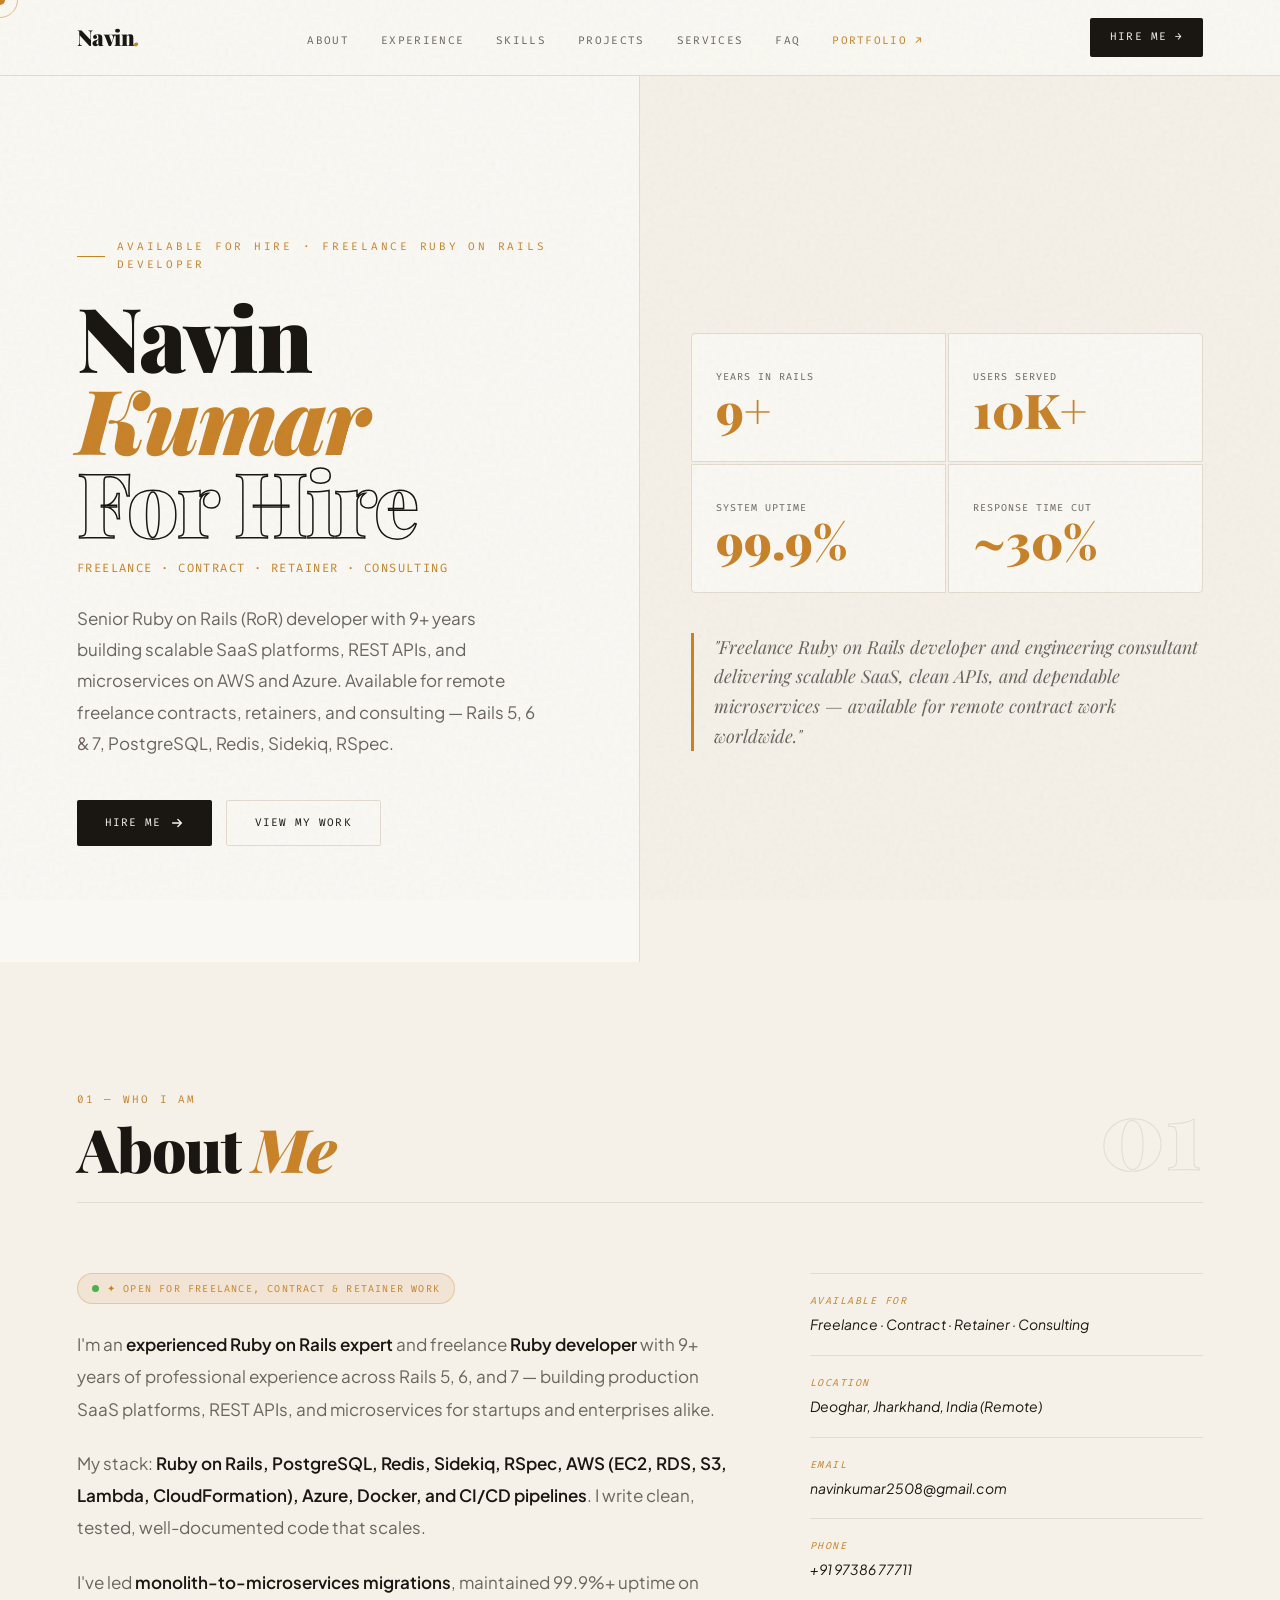
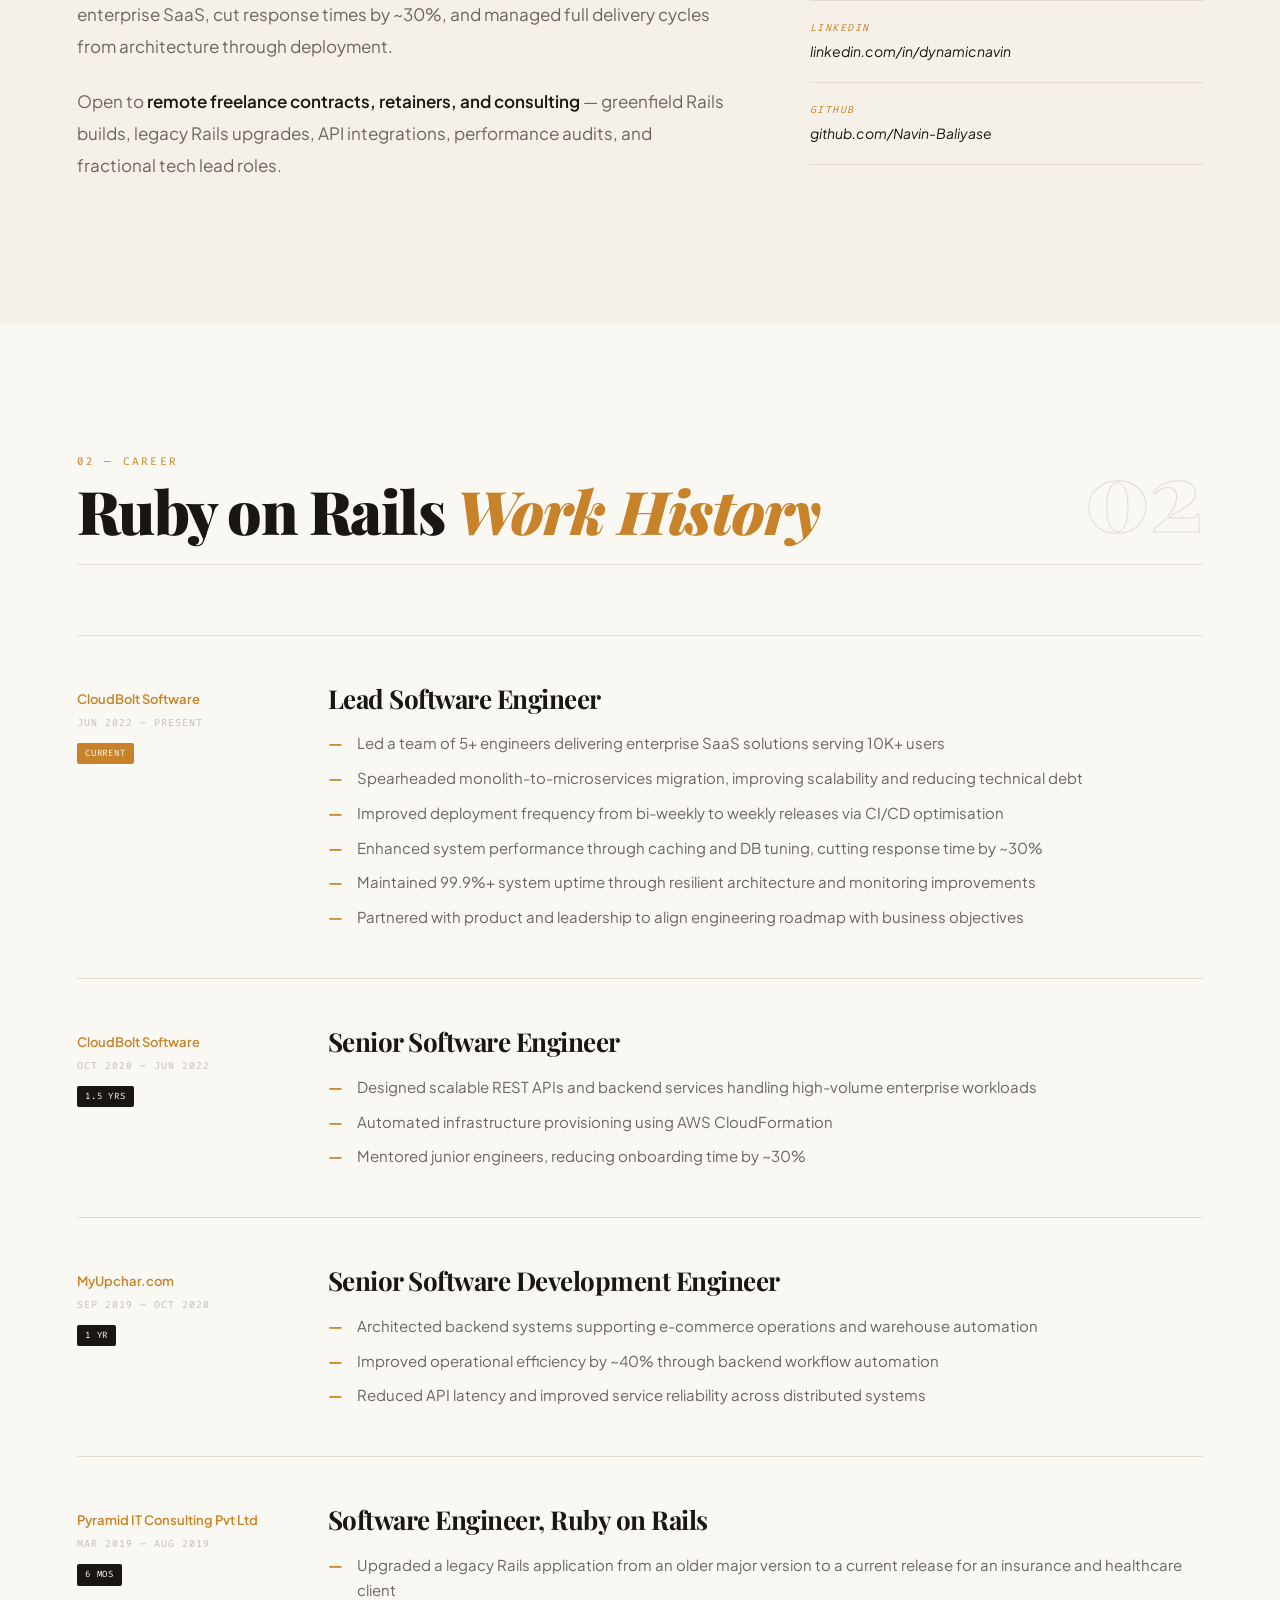
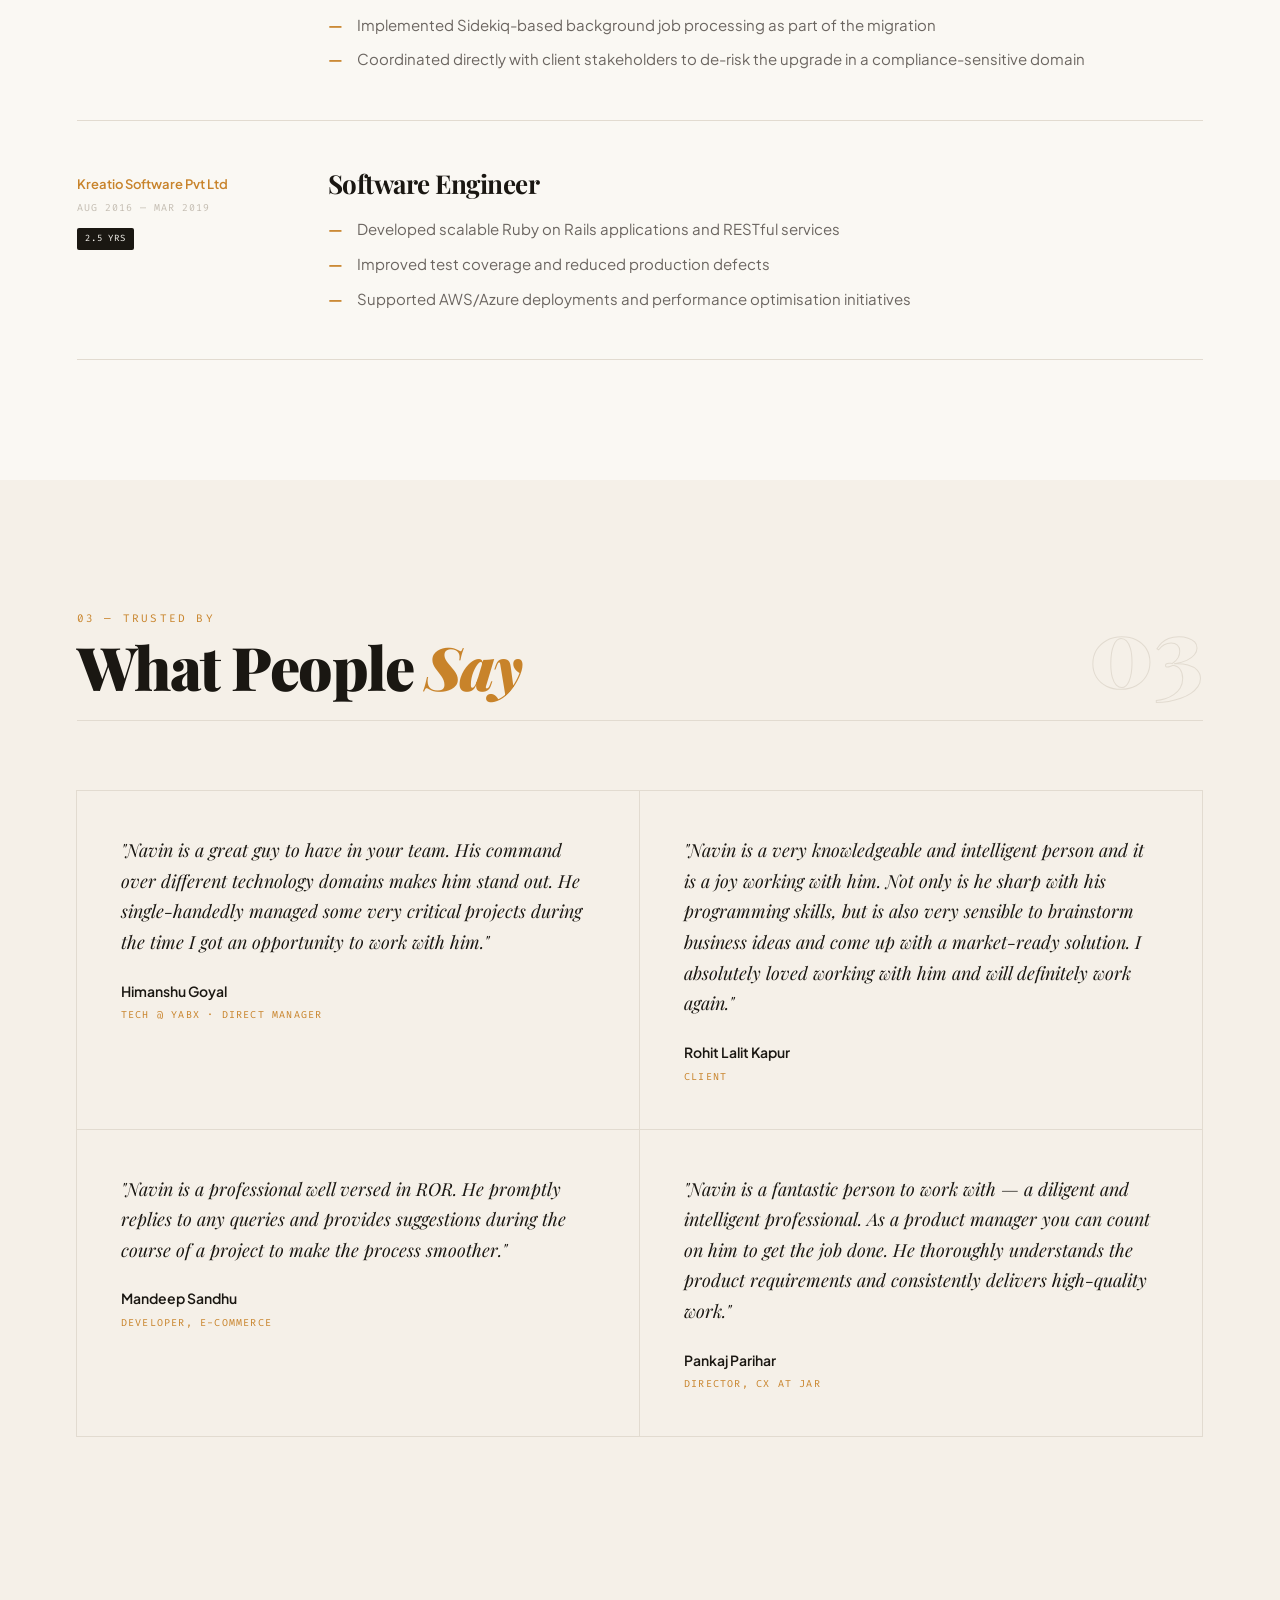
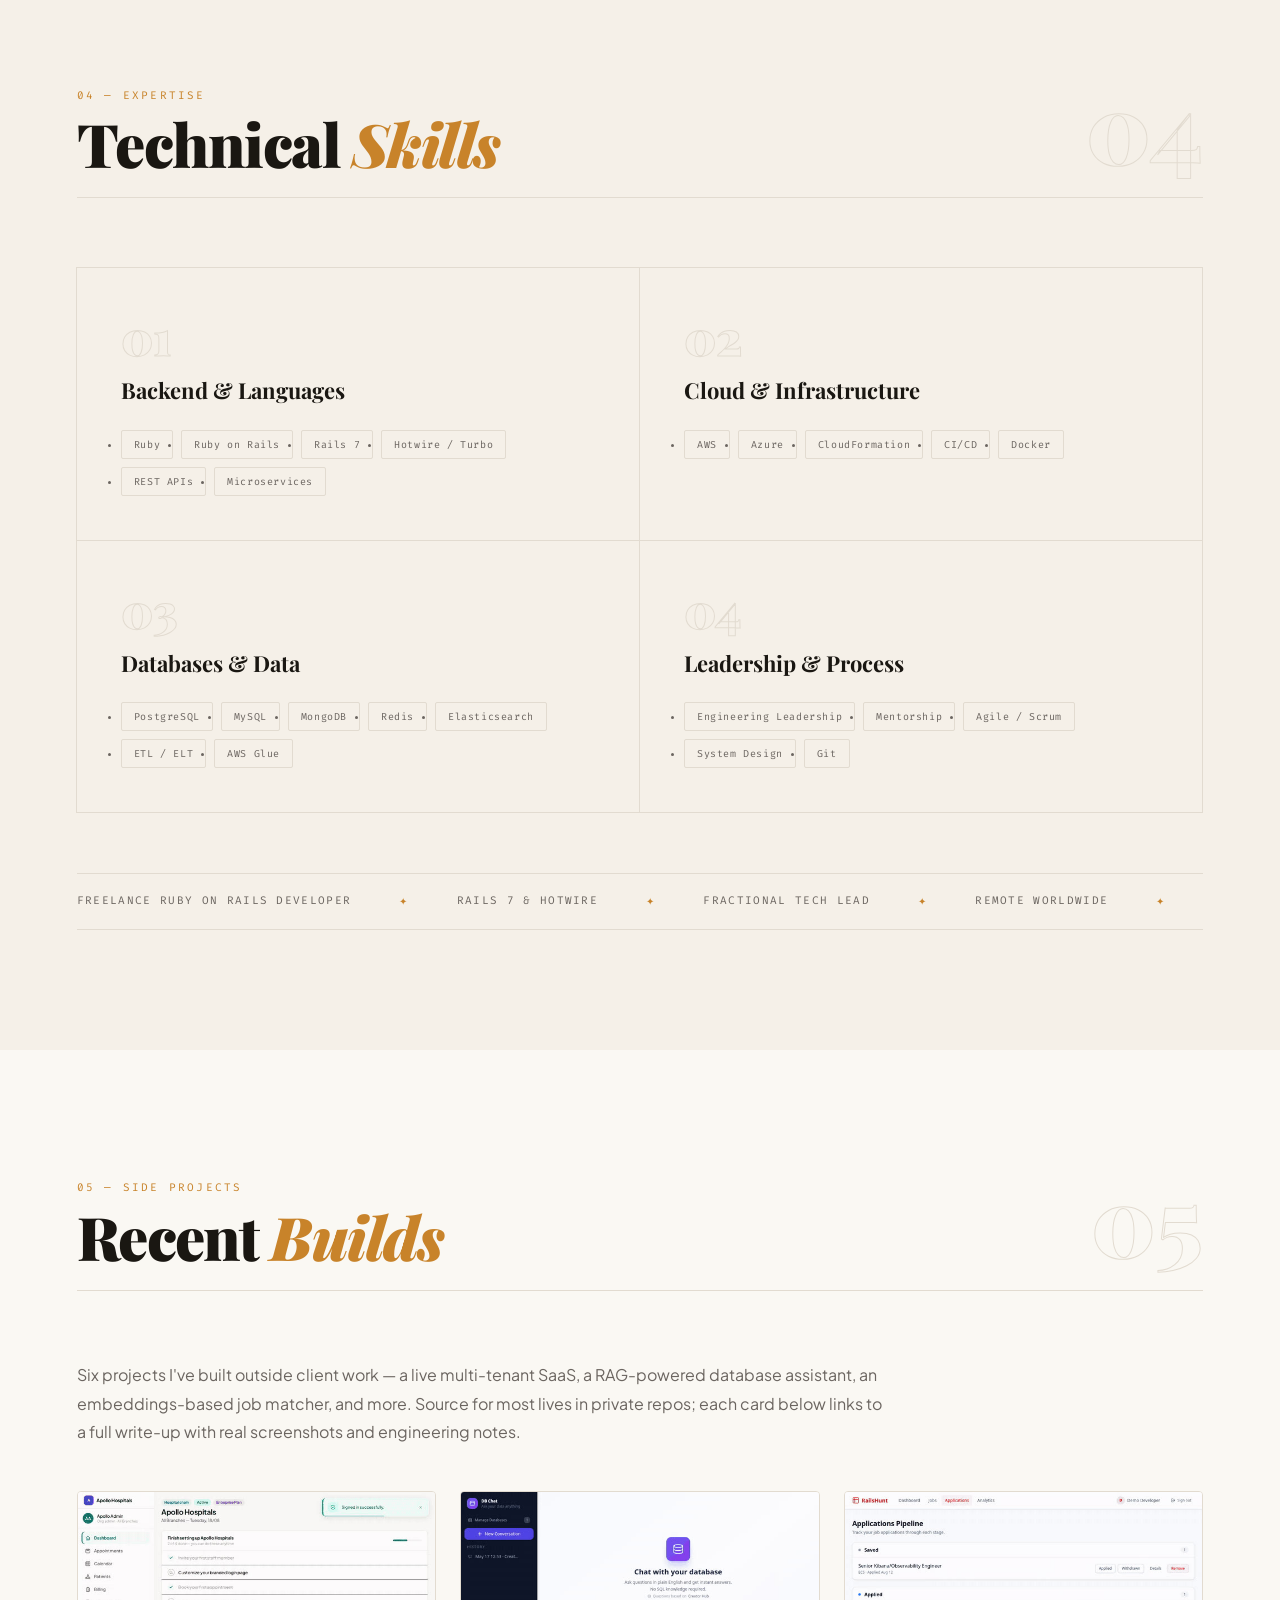
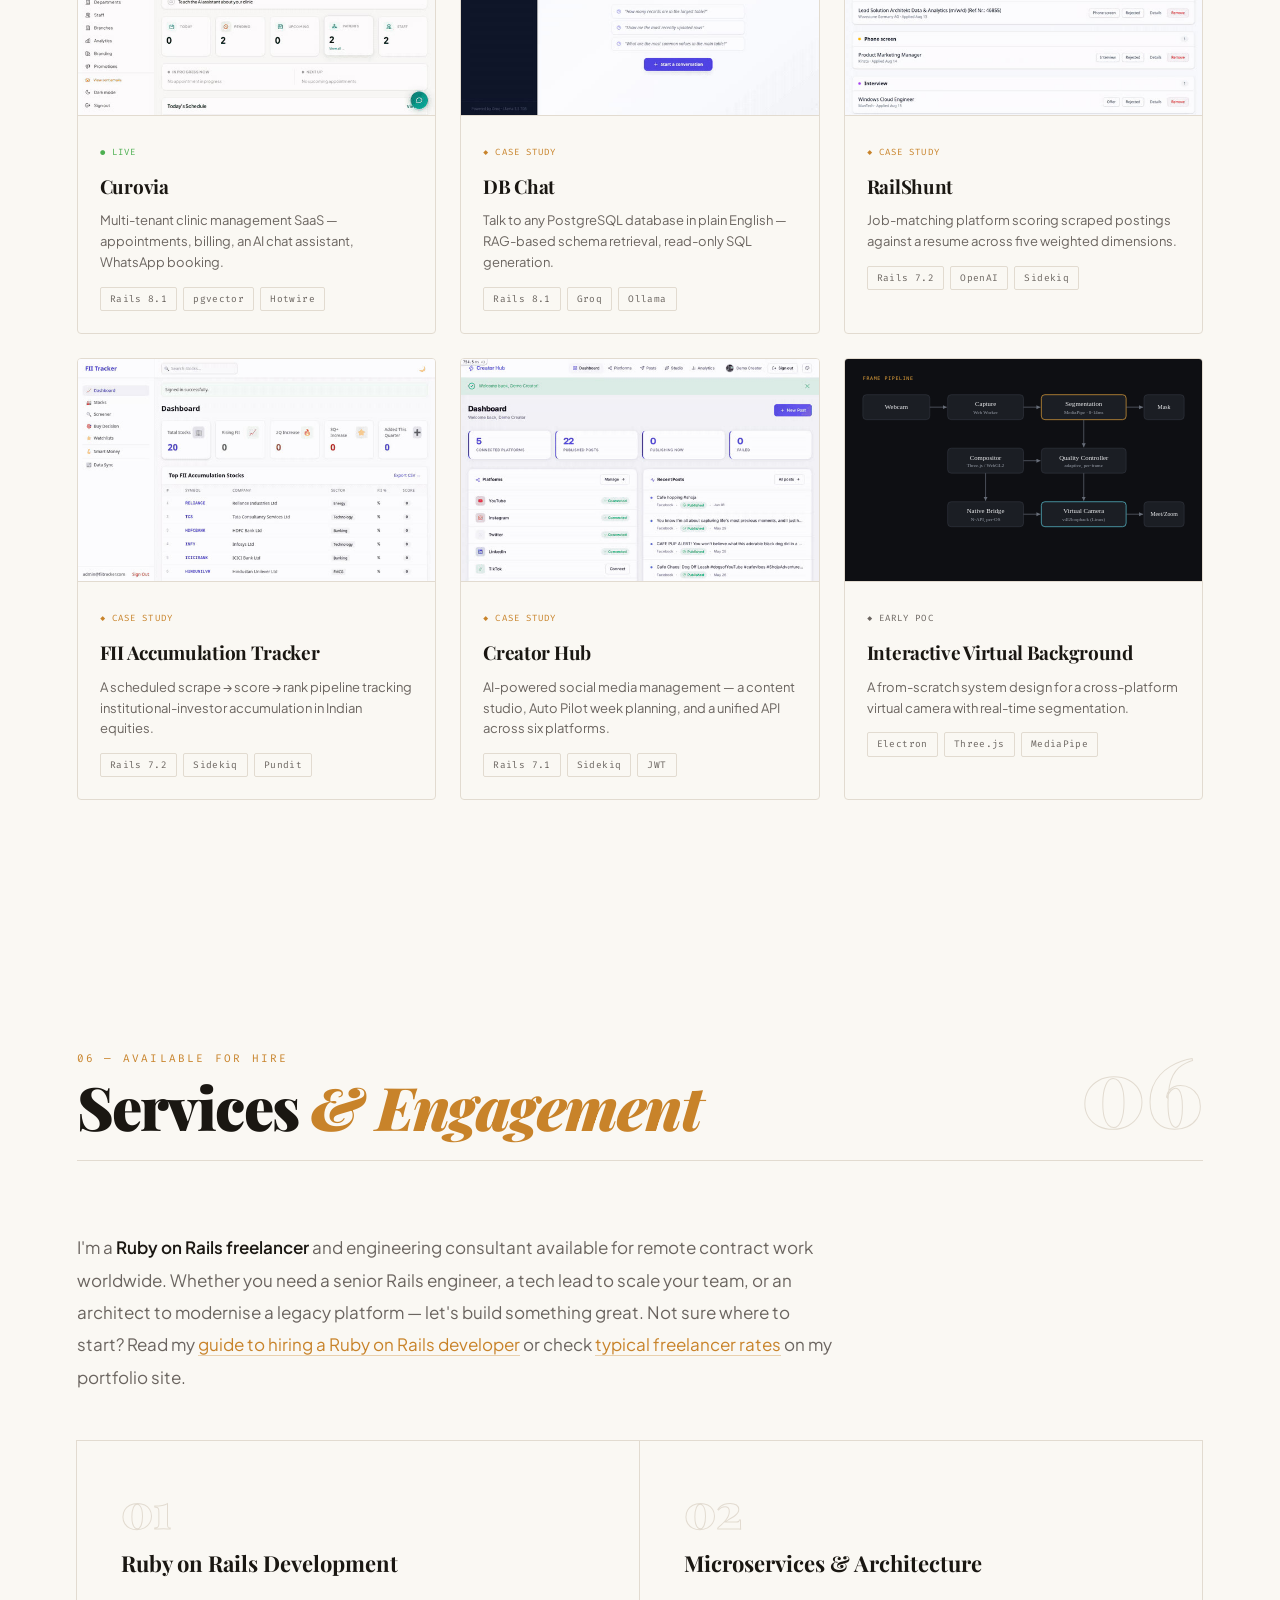
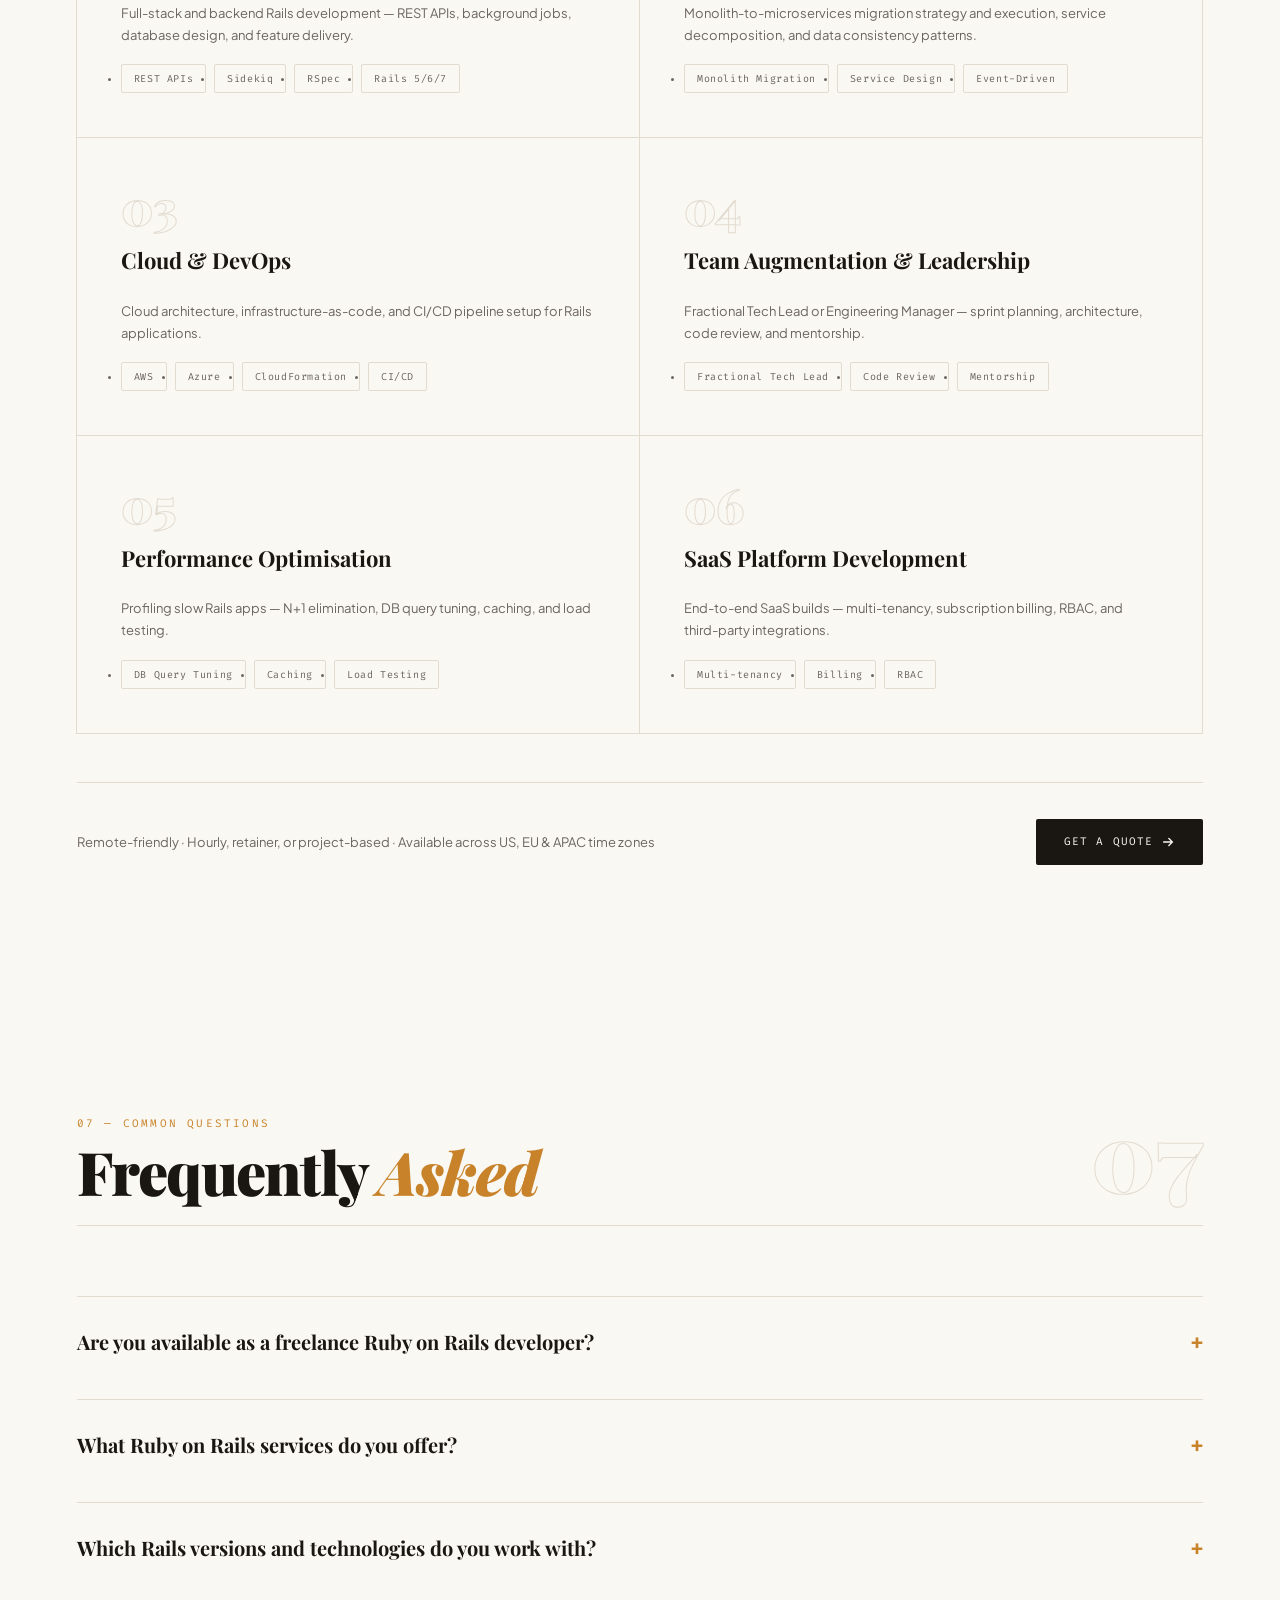
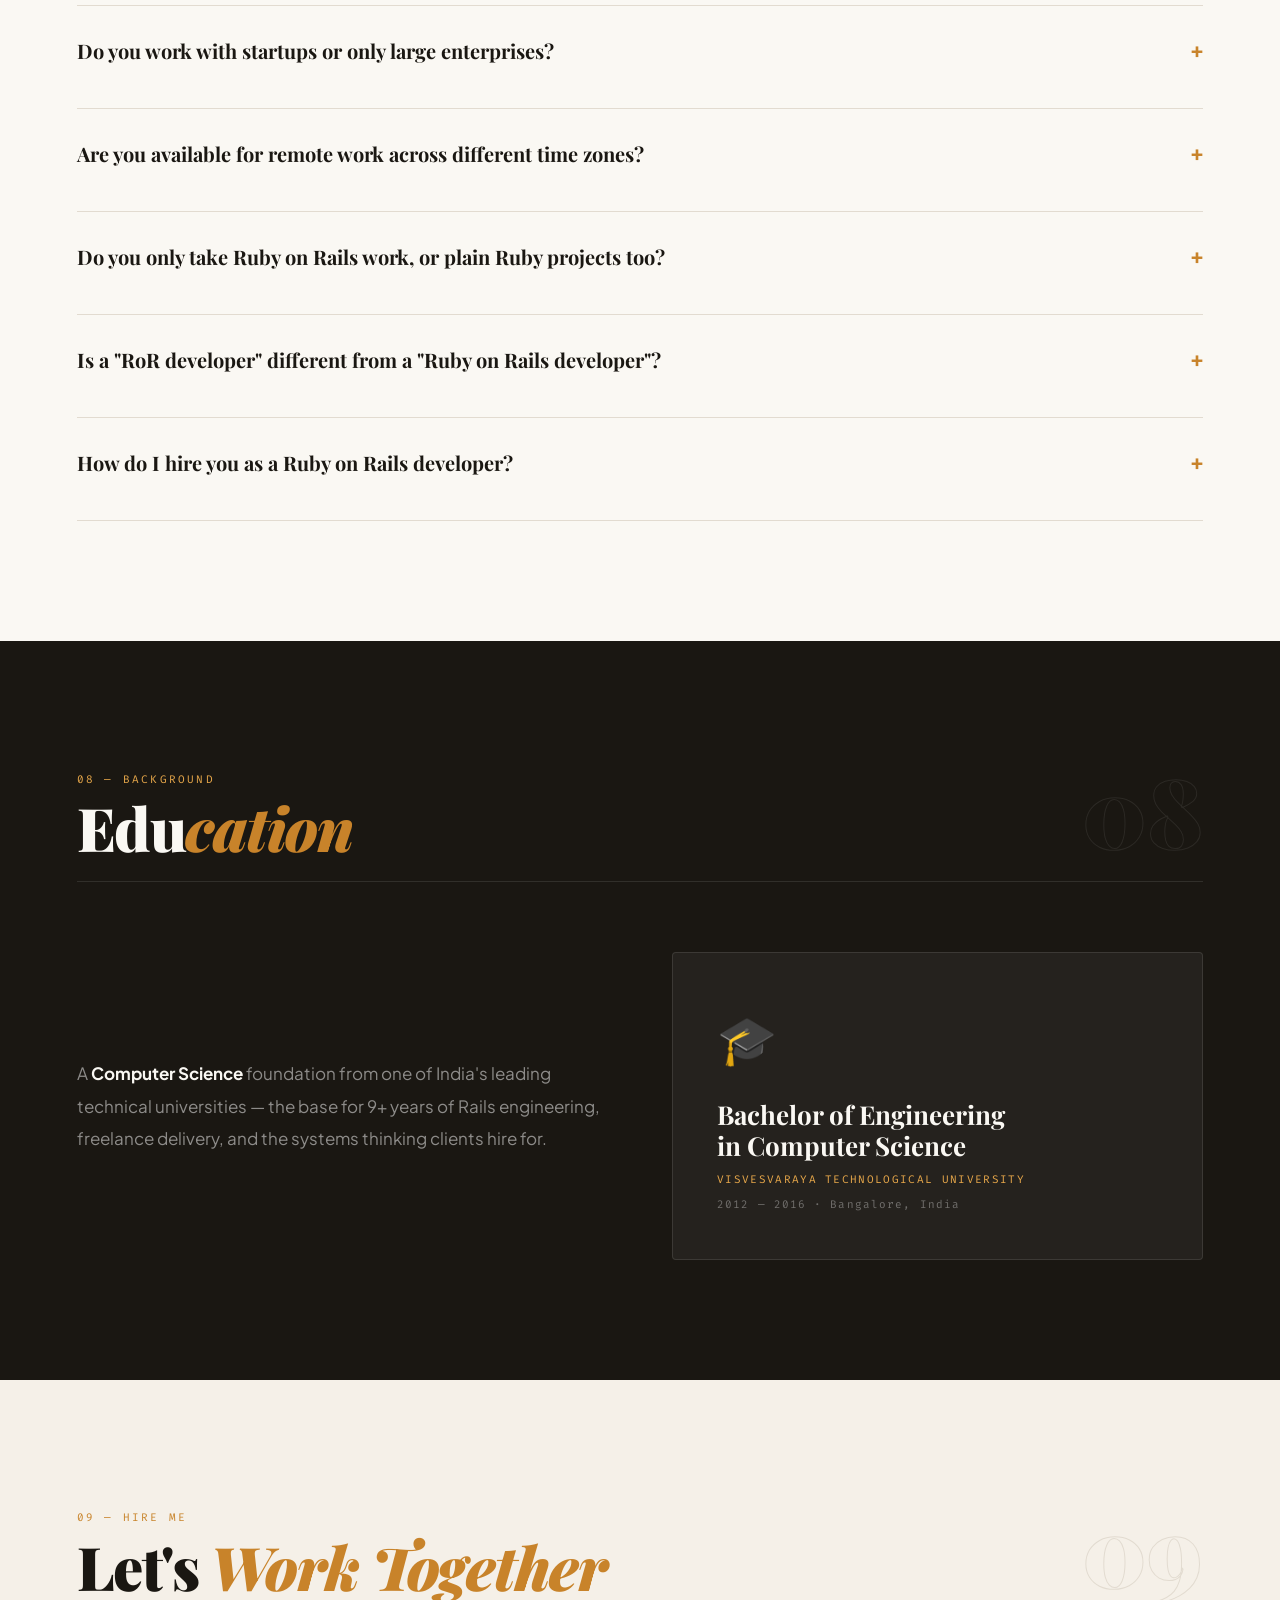
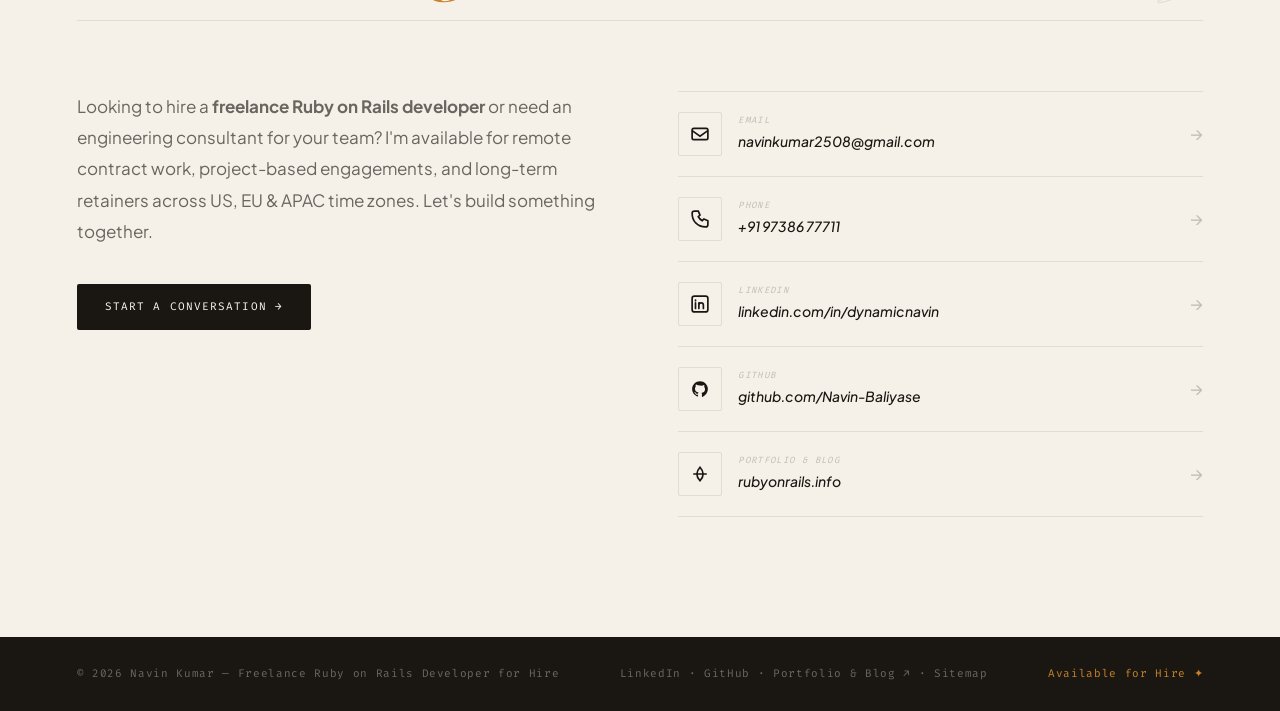
<file: index.html>
<!DOCTYPE html>
<html lang="en">
<head>
  <meta charset="UTF-8" />
  <meta name="viewport" content="width=device-width, initial-scale=1.0" />

  <!-- SEO: core -->
  <title>Freelance Ruby on Rails Developer for Hire | Navin Kumar</title>
  <meta name="description" content="Experienced freelance Ruby on Rails developer for hire. 9+ years, Rails 7, REST APIs, AWS &amp; Azure. Remote worldwide. Open to contract, retainer &amp; consulting." />
  <meta name="keywords" content="ruby on rails developer, rails developer, ror developer, hire ruby on rails developer, hire rails developer, hire ror developer, freelance ruby on rails developer, freelance rails developer, freelance ror developer, ruby on rails developer for hire, rails developer for hire, ror developer for hire, experienced ruby on rails developer, senior ruby on rails developer, expert ruby on rails developer, professional ruby on rails developer, remote ruby on rails developer, remote rails developer, remote ror developer, contract ruby on rails developer, ruby on rails contractor, rails contractor, ruby on rails consultant, rails consultant, ruby on rails engineer, rails engineer, ror engineer, ruby on rails api developer, rails api developer, ruby on rails backend developer, ruby on rails saas developer, rails 7 developer, ruby on rails microservices developer, ruby on rails full stack developer, ruby on rails tech lead, fractional rails tech lead, ruby on rails developer india, remote rails developer india, freelance ruby developer, best ruby on rails developer, top ruby on rails developer, ruby on rails team augmentation, Navin Kumar" />
  <meta name="author" content="Navin Kumar" />
  <meta name="robots" content="index, follow, max-snippet:-1, max-image-preview:large, max-video-preview:-1" />
  <meta name="rating" content="general" />
  <meta name="revisit-after" content="7 days" />
  <link rel="canonical" href="https://rubyonrails.tech/" />
  <meta name="theme-color" content="#faf8f3" />

  <!-- Open Graph -->
  <meta property="og:type" content="profile" />
  <meta property="og:site_name" content="Navin Kumar — Freelance Ruby on Rails Developer for Hire" />
  <meta property="og:url" content="https://rubyonrails.tech/" />
  <meta property="og:title" content="Freelance Ruby on Rails Developer for Hire | Navin Kumar" />
  <meta property="og:description" content="Experienced freelance Ruby on Rails developer for hire. 9+ years, Rails 7, REST APIs, AWS &amp; Azure. Remote worldwide. Open to contract, retainer &amp; consulting." />
  <meta property="og:image" content="https://rubyonrails.tech/og-image.png" />
  <meta property="og:image:secure_url" content="https://rubyonrails.tech/og-image.png" />
  <meta property="og:image:type" content="image/png" />
  <meta property="og:image:width" content="1200" />
  <meta property="og:image:height" content="630" />
  <meta property="og:image:alt" content="Navin Kumar — Freelance Ruby on Rails Developer" />
  <meta property="og:locale" content="en_US" />
  <meta property="og:locale:alternate" content="en_IN" />
  <meta property="profile:first_name" content="Navin" />
  <meta property="profile:last_name" content="Kumar" />
  <meta property="profile:username" content="dynamicnavin" />

  <!-- Twitter Card -->
  <meta name="twitter:card" content="summary_large_image" />
  <meta name="twitter:title" content="Freelance Ruby on Rails Developer for Hire | Navin Kumar" />
  <meta name="twitter:description" content="Experienced freelance Ruby on Rails developer for hire. 9+ years, Rails 7, REST APIs, AWS &amp; Azure. Remote worldwide. Open to contract, retainer &amp; consulting." />
  <meta name="twitter:image" content="https://rubyonrails.tech/og-image.png" />
  <meta name="twitter:image:alt" content="Navin Kumar — Freelance Ruby on Rails Developer" />
  <meta name="twitter:creator" content="@dynamicnavin" />
  <meta name="twitter:site" content="@dynamicnavin" />

  <!--
  ══════════════════════════════════════════════════════════════
   JSON-LD STRUCTURED DATA
   • Person (freelance offer + service catalogue + sameAs to rubyonrails.info)
   • ProfilePage + BreadcrumbList
   • FAQPage ← rich results
   • ItemList (work history)
   • WebSite
  ══════════════════════════════════════════════════════════════
  -->
  <script type="application/ld+json">
  {
    "@context": "https://schema.org",
    "@graph": [

      {
        "@type": "Person",
        "@id": "https://rubyonrails.tech/#person",
        "name": "Navin Kumar",
        "givenName": "Navin",
        "familyName": "Kumar",
        "jobTitle": "Freelance Ruby on Rails Developer",
        "description": "Freelance Ruby on Rails developer and engineering consultant with 9+ years building scalable SaaS platforms, REST APIs, and microservices on AWS and Azure. Available for remote contract, retainer, and consulting engagements worldwide.",
        "url": "https://rubyonrails.tech/",
        "email": "mailto:navinkumar2508@gmail.com",
        "telephone": "+919738677711",
        "image": "https://rubyonrails.tech/og-image.png",
        "address": {
          "@type": "PostalAddress",
          "addressLocality": "Deoghar",
          "addressRegion": "Jharkhand",
          "addressCountry": "IN"
        },
        "sameAs": [
          "https://linkedin.com/in/dynamicnavin",
          "https://github.com/Navin-Baliyase",
          "https://rubyonrails.info/"
        ],
        "knowsAbout": [
          "Ruby on Rails", "Ruby", "Rails 7", "Hotwire", "Turbo", "Stimulus",
          "Microservices Architecture", "Amazon Web Services", "Microsoft Azure",
          "AWS CloudFormation", "CI/CD Pipeline Automation", "DevOps",
          "PostgreSQL", "MySQL", "MongoDB", "Redis", "Elasticsearch",
          "Sidekiq", "RSpec", "RESTful API Design", "GraphQL",
          "SaaS Platform Development", "Engineering Leadership", "System Design"
        ],
        "alumniOf": {
          "@type": "CollegeOrUniversity",
          "name": "Visvesvaraya Technological University",
          "address": {
            "@type": "PostalAddress",
            "addressLocality": "Bangalore",
            "addressCountry": "IN"
          }
        },
        "worksFor": {
          "@type": "Organization",
          "name": "CloudBolt Software",
          "url": "https://www.cloudbolt.io"
        },
        "hasOccupation": [
          {
            "@type": "Occupation",
            "name": "Freelance Ruby on Rails Developer",
            "description": "Freelance Ruby on Rails developer for hire — contract, retainer, and consulting engagements covering Rails APIs, SaaS platforms, and microservices.",
            "occupationLocation": { "@type": "AdministrativeArea", "name": "Worldwide (Remote)" },
            "skills": "Ruby on Rails, PostgreSQL, Redis, Sidekiq, AWS, Azure, Microservices, REST APIs, GraphQL, CI/CD"
          }
        ],
        "makesOffer": {
          "@type": "Offer",
          "name": "Freelance Ruby on Rails Development",
          "description": "Available for freelance Ruby on Rails contracts, retainers, and consulting: API development, SaaS platforms, microservices migration, performance audits, and fractional tech lead engagements.",
          "seller": { "@id": "https://rubyonrails.tech/#person" },
          "areaServed": "Worldwide",
          "availableChannel": {
            "@type": "ServiceChannel",
            "serviceUrl": "https://rubyonrails.tech/#contact",
            "servicePhone": "+919738677711",
            "serviceEmail": "navinkumar2508@gmail.com"
          }
        },
        "hasOfferCatalog": {
          "@type": "OfferCatalog",
          "name": "Freelance & Consulting Services",
          "itemListElement": [
            { "@type": "Offer", "itemOffered": { "@type": "Service", "name": "Freelance Ruby on Rails Development", "description": "Full-stack and backend Ruby on Rails development — REST APIs, microservices, performance tuning, and feature delivery for startups and enterprises." } },
            { "@type": "Offer", "itemOffered": { "@type": "Service", "name": "Microservices Architecture & Migration", "description": "Monolith-to-microservices migration, service decomposition, and cloud-native architecture design on AWS and Azure." } },
            { "@type": "Offer", "itemOffered": { "@type": "Service", "name": "Engineering Leadership & Team Augmentation", "description": "Fractional Tech Lead or Engineering Manager for teams needing senior hands-on leadership, mentorship, and roadmap alignment." } },
            { "@type": "Offer", "itemOffered": { "@type": "Service", "name": "SaaS Platform Development", "description": "End-to-end SaaS product development including multi-tenancy, subscription billing, RBAC, and third-party API integrations." } },
            { "@type": "Offer", "itemOffered": { "@type": "Service", "name": "Performance Optimization & Scaling", "description": "Profiling and optimizing slow Rails applications — DB query tuning, Redis caching, background job optimization, and load testing." } }
          ]
        }
      },

      {
        "@type": "ProfilePage",
        "@id": "https://rubyonrails.tech/#page",
        "name": "Freelance Ruby on Rails Developer for Hire | Navin Kumar",
        "description": "Freelance Ruby on Rails developer for hire. 9+ years building scalable SaaS, REST APIs, and microservices on AWS and Azure. Remote worldwide.",
        "url": "https://rubyonrails.tech/",
        "inLanguage": "en-US",
        "mainEntity": { "@id": "https://rubyonrails.tech/#person" },
        "dateCreated": "2025-08-07T00:00:00+05:30",
        "dateModified": "2026-08-08T00:00:00+05:30",
        "breadcrumb": { "@id": "https://rubyonrails.tech/#breadcrumb" }
      },

      {
        "@type": "BreadcrumbList",
        "@id": "https://rubyonrails.tech/#breadcrumb",
        "itemListElement": [
          { "@type": "ListItem", "position": 1, "name": "Home",          "item": "https://rubyonrails.tech/" },
          { "@type": "ListItem", "position": 2, "name": "About",         "item": "https://rubyonrails.tech/#about" },
          { "@type": "ListItem", "position": 3, "name": "Experience",    "item": "https://rubyonrails.tech/#experience" },
          { "@type": "ListItem", "position": 4, "name": "Testimonials",  "item": "https://rubyonrails.tech/#testimonials" },
          { "@type": "ListItem", "position": 5, "name": "Skills",        "item": "https://rubyonrails.tech/#skills" },
          { "@type": "ListItem", "position": 6, "name": "Services",      "item": "https://rubyonrails.tech/#hire" },
          { "@type": "ListItem", "position": 7, "name": "FAQ",           "item": "https://rubyonrails.tech/#faq" },
          { "@type": "ListItem", "position": 8, "name": "Hire Me",       "item": "https://rubyonrails.tech/#contact" }
        ]
      },

      {
        "@type": "FAQPage",
        "@id": "https://rubyonrails.tech/#faq",
        "mainEntity": [
          {
            "@type": "Question",
            "name": "Are you available as a freelance Ruby on Rails developer?",
            "acceptedAnswer": { "@type": "Answer", "text": "Yes — I'm available for remote freelance Ruby on Rails development, contract work, and consulting engagements worldwide. I accept project-based, hourly, and monthly retainer arrangements." }
          },
          {
            "@type": "Question",
            "name": "What Ruby on Rails services do you offer?",
            "acceptedAnswer": { "@type": "Answer", "text": "I offer full-stack and backend Ruby on Rails development including REST API design, microservices architecture, SaaS platform development, performance optimisation, AWS and Azure cloud infrastructure, CI/CD pipeline setup, and fractional tech lead services." }
          },
          {
            "@type": "Question",
            "name": "Which Rails versions and technologies do you work with?",
            "acceptedAnswer": { "@type": "Answer", "text": "I work with Rails 5, 6, and 7 including Hotwire/Turbo. My stack includes Ruby on Rails, PostgreSQL, MySQL, Redis, Sidekiq, RSpec, Devise, AWS, Azure, Docker, and GitHub Actions." }
          },
          {
            "@type": "Question",
            "name": "Do you work with startups or only large enterprises?",
            "acceptedAnswer": { "@type": "Answer", "text": "Both. I work with early-stage startups building their first Rails product, scale-ups migrating off a monolith, and enterprises needing a senior contract Rails engineer or fractional tech lead." }
          },
          {
            "@type": "Question",
            "name": "Are you available for remote work across different time zones?",
            "acceptedAnswer": { "@type": "Answer", "text": "Yes, I'm fully remote and available across US (EST/PST), EU (CET/GMT), and APAC time zones." }
          },
          {
            "@type": "Question",
            "name": "Do you only take Ruby on Rails work, or plain Ruby projects too?",
            "acceptedAnswer": { "@type": "Answer", "text": "Both. I'm a Ruby developer first — Rails is the framework I use most, but I also take on plain Ruby work: CLI tools, background-processing scripts, gem development, and backend services that don't need a full Rails stack. If your project is Ruby but not Rails, I'm still a fit." }
          },
          {
            "@type": "Question",
            "name": "Is a \"RoR developer\" different from a \"Ruby on Rails developer\"?",
            "acceptedAnswer": { "@type": "Answer", "text": "No — RoR is simply shorthand for Ruby on Rails. Whether you search for a RoR developer, a RoR freelancer, or a Ruby on Rails developer for hire, you're looking for the same skill set, and I fit all three." }
          },
          {
            "@type": "Question",
            "name": "How do I hire you as a Ruby on Rails developer?",
            "acceptedAnswer": { "@type": "Answer", "text": "Email navinkumar2508@gmail.com or call +91 97386 77711 with a brief description of your project. I'll respond within 24 hours with questions, availability, and next steps." }
          }
        ]
      },

      {
        "@type": "ItemList",
        "@id": "https://rubyonrails.tech/#workhistory",
        "name": "Navin Kumar — Ruby on Rails Work History",
        "itemListElement": [
          {
            "@type": "ListItem", "position": 1,
            "item": {
              "@type": "WorkExperience",
              "name": "Lead Software Engineer — CloudBolt Software",
              "description": "Led 5+ engineers delivering enterprise SaaS to 10K+ users. Spearheaded monolith-to-microservices migration, improved deployment cadence, cut response times ~30%, maintained 99.9%+ uptime.",
              "startDate": "2022-06",
              "worksFor": { "@type": "Organization", "name": "CloudBolt Software", "url": "https://www.cloudbolt.io" }
            }
          },
          {
            "@type": "ListItem", "position": 2,
            "item": {
              "@type": "WorkExperience",
              "name": "Senior Software Engineer — CloudBolt Software",
              "description": "Designed scalable REST APIs, automated AWS CloudFormation infrastructure, mentored junior engineers.",
              "startDate": "2020-10", "endDate": "2022-06",
              "worksFor": { "@type": "Organization", "name": "CloudBolt Software" }
            }
          },
          {
            "@type": "ListItem", "position": 3,
            "item": {
              "@type": "WorkExperience",
              "name": "Senior Software Development Engineer — MyUpchar.com",
              "description": "Architected backend systems for e-commerce and warehouse automation, improving operational efficiency ~40%.",
              "startDate": "2019-09", "endDate": "2020-10",
              "worksFor": { "@type": "Organization", "name": "MyUpchar.com" }
            }
          },
          {
            "@type": "ListItem", "position": 4,
            "item": {
              "@type": "WorkExperience",
              "name": "Software Engineer, Ruby on Rails — Pyramid IT Consulting",
              "description": "Upgraded a legacy Ruby on Rails application for an insurance and healthcare client to a current supported release, including Sidekiq-based background job processing.",
              "startDate": "2019-03", "endDate": "2019-08",
              "worksFor": { "@type": "Organization", "name": "Pyramid IT Consulting Pvt Ltd" }
            }
          },
          {
            "@type": "ListItem", "position": 5,
            "item": {
              "@type": "WorkExperience",
              "name": "Software Engineer — Kreatio Software Pvt Ltd",
              "description": "Built scalable Ruby on Rails applications and RESTful services, improved test coverage, supported AWS/Azure deployments.",
              "startDate": "2016-08", "endDate": "2019-03",
              "worksFor": { "@type": "Organization", "name": "Kreatio Software Pvt Ltd" }
            }
          }
        ]
      },

      {
        "@type": "WebSite",
        "@id": "https://rubyonrails.tech/#website",
        "url": "https://rubyonrails.tech/",
        "name": "Freelance Ruby on Rails Developer for Hire | Navin Kumar",
        "description": "Freelance Ruby on Rails developer available for hire. 9+ years building scalable SaaS platforms, microservices, and cloud-native systems on AWS and Azure. Remote worldwide.",
        "author": { "@id": "https://rubyonrails.tech/#person" },
        "inLanguage": "en-US"
      }
    ]
  }
  </script>

  <!-- Favicon & Manifest -->
  <link rel="icon"             type="image/svg+xml" href="/favicon.svg"/>
  <link rel="icon"             type="image/x-icon"  href="/favicon.ico"/>
  <link rel="apple-touch-icon"                      href="/apple-touch-icon.png" sizes="180x180"/>
  <link rel="manifest"                              href="/site.webmanifest"/>
  <link rel="sitemap"          type="application/xml" href="/sitemap.xml"/>

  <!-- Performance -->
  <link rel="preconnect" href="https://fonts.googleapis.com"/>
  <link rel="preconnect" href="https://fonts.gstatic.com" crossorigin/>
  <link href="https://fonts.googleapis.com/css2?family=Playfair+Display:ital,wght@0,400;0,700;0,900;1,400;1,700&family=Plus+Jakarta+Sans:wght@300;400;500;600;700&family=Fira+Code:wght@300;400;500&display=swap" rel="stylesheet"/>

  <style>
    *, *::before, *::after { box-sizing: border-box; margin: 0; padding: 0; }

    :root {
      --cream:   #f5f0e8;
      --paper:   #faf8f3;
      --ink:     #1a1712;
      --mid:     #6b6560;
      --light:   #c4bdb2;
      --amber:   #c8832a;
      --amber-l: #e8a84a;
      --border:  #e2dbd0;
      --serif: 'Playfair Display', Georgia, serif;
      --sans:  'Plus Jakarta Sans', sans-serif;
      --mono:  'Fira Code', monospace;
      --px:  clamp(20px, 6vw, 80px);
      --spy: clamp(64px, 10vw, 120px);
    }

    html { scroll-behavior: smooth; }

    body {
      background: var(--paper);
      color: var(--ink);
      font-family: var(--sans);
      font-size: 15px;
      line-height: 1.7;
      overflow-x: hidden;
      cursor: none;
    }

    body::before {
      content: ''; position: fixed; inset: 0; z-index: 9000;
      pointer-events: none;
      background-image: url("data:image/svg+xml,%3Csvg viewBox='0 0 256 256' xmlns='http://www.w3.org/2000/svg'%3E%3Cfilter id='n'%3E%3CfeTurbulence type='fractalNoise' baseFrequency='0.75' numOctaves='4' stitchTiles='stitch'/%3E%3C/filter%3E%3Crect width='100%25' height='100%25' filter='url(%23n)' opacity='0.055'/%3E%3C/svg%3E");
      mix-blend-mode: multiply;
    }

    .skip-link {
      position: absolute; top: -44px; left: 16px;
      background: var(--amber); color: var(--ink);
      padding: 8px 16px; border-radius: 0 0 4px 4px;
      font-family: var(--mono); font-size: 12px;
      text-decoration: none; z-index: 10000; transition: top .2s;
    }
    .skip-link:focus { top: 0; }

    /* cursor */
    .cursor      { position: fixed; width: 10px; height: 10px; background: var(--amber); border-radius: 50%; pointer-events: none; z-index: 9999; transform: translate(-50%,-50%); }
    .cursor-ring { position: fixed; width: 36px; height: 36px; border: 1.5px solid var(--amber); border-radius: 50%; pointer-events: none; z-index: 9998; transform: translate(-50%,-50%); opacity: .5; transition: width .2s, height .2s, opacity .2s; }

    /* ── NAV ── */
    .site-nav {
      position: fixed; top: 0; left: 0; right: 0; z-index: 500;
      background: rgba(250,248,243,.93); backdrop-filter: blur(14px);
      border-bottom: 1px solid var(--border);
    }
    .site-nav__inner {
      display: flex; align-items: center; justify-content: space-between;
      padding: 18px var(--px); max-width: 1440px; margin: 0 auto;
    }
    .logo { font-family: var(--serif); font-size: 22px; font-weight: 900; color: var(--ink); text-decoration: none; letter-spacing: -.5px; }
    .logo em { color: var(--amber); font-style: italic; }

    .nav-list { display: flex; gap: 32px; list-style: none; }
    .nav-list a {
      font-family: var(--mono); font-size: 11px; letter-spacing: .12em; text-transform: uppercase;
      color: var(--mid); text-decoration: none; position: relative; transition: color .2s;
    }
    .nav-list a::after {
      content: ''; position: absolute; bottom: -2px; left: 0; right: 0;
      height: 1px; background: var(--amber);
      transform: scaleX(0); transform-origin: left; transition: transform .25s;
    }
    .nav-list a:hover, .nav-list a.active { color: var(--ink); }
    .nav-list a:hover::after, .nav-list a.active::after { transform: scaleX(1); }
    .nav-list a.nav-ext { color: var(--amber); }

    .nav-cta {
      font-family: var(--mono); font-size: 11px; letter-spacing: .1em; text-transform: uppercase;
      background: var(--ink); color: var(--paper); padding: 10px 20px; border-radius: 2px;
      text-decoration: none; transition: background .2s;
    }
    .nav-cta:hover { background: var(--amber); }

    .burger { display: none; flex-direction: column; gap: 5px; background: none; border: none; cursor: none; padding: 6px; }
    .burger span { display: block; width: 22px; height: 1.5px; background: var(--ink); transition: all .3s; }
    .burger.open span:nth-child(1) { transform: translateY(6.5px) rotate(45deg); }
    .burger.open span:nth-child(2) { opacity: 0; }
    .burger.open span:nth-child(3) { transform: translateY(-6.5px) rotate(-45deg); }

    .drawer {
      display: none; position: fixed; inset: 0; z-index: 400;
      background: var(--cream); flex-direction: column;
      align-items: flex-start; justify-content: center; gap: 22px; padding: 0 var(--px);
    }
    .drawer.open { display: flex; }
    .drawer a { font-family: var(--serif); font-size: clamp(28px,9vw,48px); font-weight: 900; color: var(--ink); text-decoration: none; transition: color .2s; }
    .drawer a:hover { color: var(--amber); }

    /* ── MAIN ── */
    main { padding-top: 62px; }
    section { position: relative; }

    .sec-wrap { max-width: 1280px; margin: 0 auto; padding: var(--spy) var(--px); }

    .sec-header {
      display: flex; align-items: flex-end; justify-content: space-between;
      flex-wrap: wrap; gap: 16px;
      margin-bottom: clamp(40px,6vw,70px);
      border-bottom: 1px solid var(--border); padding-bottom: 24px;
    }
    .sec-label { font-family: var(--mono); font-size: 11px; letter-spacing: .2em; text-transform: uppercase; color: var(--amber); margin-bottom: 8px; }
    h2 { font-family: var(--serif); font-size: clamp(32px,5vw,60px); font-weight: 900; letter-spacing: -1.5px; line-height: 1; }
    h2 em { font-style: italic; color: var(--amber); }
    .sec-count { font-family: var(--serif); font-size: clamp(60px,8vw,96px); font-weight: 900; -webkit-text-stroke: 1px var(--border); color: transparent; flex-shrink: 0; line-height: 1; }

    /* ── HERO ── */
    #hero { min-height: 100svh; display: grid; grid-template-columns: 1fr 1fr; }

    .hero-left {
      padding: clamp(60px,10vw,120px) clamp(20px,4vw,60px) 60px var(--px);
      display: flex; flex-direction: column; justify-content: center;
      border-right: 1px solid var(--border);
    }
    .hero-eyebrow { font-family: var(--mono); font-size: 11px; letter-spacing: .25em; text-transform: uppercase; color: var(--amber); margin-bottom: 20px; display: flex; align-items: center; gap: 12px; }
    .hero-eyebrow::before { content: ''; width: 32px; height: 1px; background: var(--amber); }

    h1 { font-family: var(--serif); font-size: clamp(48px,7vw,100px); font-weight: 900; line-height: .92; letter-spacing: -2px; margin-bottom: 16px; animation: slideUp .9s ease both; }
    h1 .italic { font-style: italic; color: var(--amber); display: block; }
    h1 .stroke { -webkit-text-stroke: 1.5px var(--ink); color: transparent; display: block; }

    .hero-role {
      font-family: var(--mono); font-size: 12px; letter-spacing: .12em; text-transform: uppercase;
      color: var(--amber); margin-bottom: 24px;
      animation: slideUp .9s .08s ease both;
    }

    .hero-desc {
      font-family: var(--sans); font-size: clamp(15px,1.6vw,17px);
      color: var(--mid); line-height: 1.85; max-width: 460px;
      margin-bottom: 40px; animation: slideUp .9s .15s ease both;
    }
    .ctas { display: flex; gap: 14px; flex-wrap: wrap; animation: slideUp .9s .25s ease both; }

    .btn-solid { font-family: var(--mono); font-size: 11px; letter-spacing: .1em; text-transform: uppercase; background: var(--ink); color: var(--paper); padding: 14px 28px; border-radius: 2px; text-decoration: none; display: inline-flex; align-items: center; gap: 8px; transition: background .2s; }
    .btn-solid:hover { background: var(--amber); }
    .btn-outline { font-family: var(--mono); font-size: 11px; letter-spacing: .1em; text-transform: uppercase; background: transparent; color: var(--ink); padding: 13px 28px; border-radius: 2px; border: 1px solid var(--border); text-decoration: none; display: inline-flex; align-items: center; gap: 8px; transition: border-color .2s; }
    .btn-outline:hover { border-color: var(--ink); }

    .hero-right {
      padding: clamp(60px,10vw,120px) var(--px) 60px clamp(20px,4vw,60px);
      display: flex; flex-direction: column; justify-content: center; gap: 40px;
      background: var(--cream);
    }
    .stat-strip { display: grid; grid-template-columns: 1fr 1fr; gap: 2px; }
    .stat-box { background: var(--paper); padding: 28px 24px; border: 1px solid var(--border); }
    .stat-box:nth-child(1){border-radius:4px 0 0 0} .stat-box:nth-child(2){border-radius:0 4px 0 0}
    .stat-box:nth-child(3){border-radius:0 0 0 4px} .stat-box:nth-child(4){border-radius:0 0 4px 0}
    .stat-n { font-family: var(--serif); font-size: clamp(32px,4vw,48px); font-weight: 900; color: var(--amber); line-height: 1; }
    .stat-l { font-family: var(--mono); font-size: 10px; letter-spacing: .1em; text-transform: uppercase; color: var(--mid); margin-top: 6px; }
    .hero-quote { font-family: var(--serif); font-style: italic; font-size: clamp(15px,1.8vw,18px); color: var(--mid); line-height: 1.65; padding-left: 20px; border-left: 3px solid var(--amber); }

    @keyframes slideUp { from{opacity:0;transform:translateY(28px)} to{opacity:1;transform:translateY(0)} }

    /* ── ABOUT ── */
    #about { background: var(--cream); }
    .about-layout { display: grid; grid-template-columns: 5fr 3fr; gap: clamp(40px,6vw,80px); }
    .about-body p { font-family: var(--sans); font-size: clamp(15px,1.6vw,17px); color: var(--mid); line-height: 1.9; margin-bottom: 22px; }
    .about-body p strong { color: var(--ink); font-weight: 600; }
    .about-body p a { color: var(--amber); text-decoration: none; border-bottom: 1px solid rgba(200,131,42,.35); }
    .about-body p a:hover { border-color: var(--amber); }

    .available-badge {
      display: inline-flex; align-items: center; gap: 8px;
      background: rgba(200,131,42,.1); border: 1px solid rgba(200,131,42,.3);
      border-radius: 100px; padding: 6px 14px;
      font-family: var(--mono); font-size: 10px; letter-spacing: .12em; text-transform: uppercase;
      color: var(--amber); margin-bottom: 24px;
    }
    .available-badge::before { content: ''; width: 7px; height: 7px; background: #4caf50; border-radius: 50%; animation: pulse 2s infinite; }
    @keyframes pulse { 0%,100%{opacity:1;transform:scale(1)} 50%{opacity:.5;transform:scale(1.4)} }

    .about-aside { display: flex; flex-direction: column; }
    .info-row { padding: 18px 0; border-bottom: 1px solid var(--border); }
    .info-row:first-child { border-top: 1px solid var(--border); }
    .info-key { font-family: var(--mono); font-size: 10px; letter-spacing: .15em; text-transform: uppercase; color: var(--amber); margin-bottom: 4px; }
    .info-val { font-family: var(--sans); font-size: 14px; color: var(--ink); }
    .info-val a { color: var(--ink); text-decoration: none; transition: color .2s; }
    .info-val a:hover { color: var(--amber); }

    /* ── EXPERIENCE ── */
    #experience { background: var(--paper); }
    .exp-item {
      display: grid; grid-template-columns: 200px 1fr; gap: clamp(24px,4vw,60px);
      padding: clamp(32px,4vw,48px) 0; border-bottom: 1px solid var(--border);
      opacity: 1; transform: none; transition: opacity .6s ease, transform .6s ease;
    }
    .exp-item:first-child { border-top: 1px solid var(--border); }
    .exp-item.will-animate { opacity: 0; transform: translateY(20px); }
    .exp-item.will-animate.vis { opacity: 1; transform: translateY(0); }

    .exp-left { padding-top: 4px; }
    .exp-co { font-family: var(--sans); font-size: 13px; font-weight: 600; color: var(--amber); margin-bottom: 4px; }
    .exp-dt { font-family: var(--mono); font-size: 10px; letter-spacing: .1em; text-transform: uppercase; color: var(--light); }
    .exp-badge { display: inline-block; margin-top: 12px; font-family: var(--mono); font-size: 9px; letter-spacing: .1em; text-transform: uppercase; background: var(--ink); color: var(--paper); padding: 3px 8px; border-radius: 2px; }
    .exp-item:first-child .exp-badge { background: var(--amber); }
    .exp-title { font-family: var(--serif); font-size: clamp(18px,2.5vw,26px); font-weight: 700; letter-spacing: -.5px; margin-bottom: 18px; line-height: 1.15; }
    .exp-bullets { list-style: none; display: flex; flex-direction: column; gap: 10px; }
    .exp-bullets li { display: flex; gap: 14px; font-family: var(--sans); font-size: clamp(13px,1.4vw,15px); color: var(--mid); line-height: 1.65; }
    .exp-bullets li::before { content: '—'; color: var(--amber); flex-shrink: 0; font-weight: 700; }

    /* ── TESTIMONIALS ── */
    #testimonials { background: var(--cream); }
    .testi-grid { display: grid; grid-template-columns: repeat(2,1fr); gap: 0; }
    .testi-card {
      padding: clamp(28px,4vw,44px); border: 1px solid var(--border); margin: -1px 0 0 -1px;
      opacity: 1; transform: none; transition: opacity .5s ease, transform .5s ease;
    }
    .testi-card.will-animate { opacity: 0; transform: translateY(16px); }
    .testi-card.will-animate.vis { opacity: 1; transform: translateY(0); }
    .testi-quote { font-family: var(--serif); font-style: italic; font-size: clamp(15px,1.7vw,18px); color: var(--ink); line-height: 1.7; margin-bottom: 22px; }
    .testi-name { font-family: var(--sans); font-weight: 600; font-size: 14px; color: var(--ink); }
    .testi-role { font-family: var(--mono); font-size: 10px; letter-spacing: .12em; text-transform: uppercase; color: var(--amber); margin-top: 3px; }

    /* ── SKILLS / SERVICES (shared grid component) ── */
    #skills, #hire { background: var(--cream); }
    #hire { background: var(--paper); }
    .skills-layout { display: grid; grid-template-columns: repeat(2,1fr); gap: 0; }
    .sk-group {
      padding: clamp(28px,4vw,44px); border: 1px solid var(--border); margin: -1px 0 0 -1px;
      opacity: 1; transform: none; transition: opacity .5s ease, transform .5s ease, background .2s;
    }
    .sk-group.will-animate { opacity: 0; transform: translateY(16px); }
    .sk-group.will-animate.vis { opacity: 1; transform: translateY(0); }
    .sk-group:hover { background: var(--paper); position: relative; z-index: 1; }
    #hire .sk-group:hover { background: var(--cream); }
    .sk-num { font-family: var(--serif); font-size: 48px; font-weight: 900; -webkit-text-stroke: 1px var(--border); color: transparent; margin-bottom: 12px; line-height: 1; }
    .sk-name { font-family: var(--serif); font-size: clamp(18px,2vw,22px); font-weight: 700; margin-bottom: 20px; }
    .sk-desc { font-family: var(--sans); font-size: 13px; color: var(--mid); line-height: 1.7; margin-bottom: 18px; }
    .sk-tags { display: flex; flex-wrap: wrap; gap: 8px; }
    .sk-tag { font-family: var(--mono); font-size: 10px; letter-spacing: .06em; border: 1px solid var(--border); color: var(--mid); padding: 5px 12px; border-radius: 2px; transition: all .2s; }
    .sk-tag:hover { border-color: var(--amber); color: var(--amber); background: rgba(200,131,42,.06); }

    /* marquee */
    .marquee-wrap { margin-top: 60px; overflow: hidden; border-top: 1px solid var(--border); border-bottom: 1px solid var(--border); padding: 18px 0; }
    .marquee-track { display: flex; gap: 48px; width: max-content; animation: marquee 32s linear infinite; }
    .marquee-item { font-family: var(--mono); font-size: 11px; letter-spacing: .12em; text-transform: uppercase; color: var(--mid); white-space: nowrap; display: flex; align-items: center; gap: 48px; }
    .marquee-item::after { content: '✦'; color: var(--amber); font-size: 10px; }
    @keyframes marquee { to { transform: translateX(-50%); } }

    /* ═══ Projects ═══ */
    .proj-intro { font-family: var(--sans); font-size: clamp(14px,1.5vw,16px); color: var(--mid); line-height: 1.8; max-width: 68ch; margin-bottom: 44px; }
    .proj-grid { display: grid; grid-template-columns: repeat(3, 1fr); gap: 24px; }
    .proj-card {
      display: block; text-decoration: none; color: var(--ink);
      border: 1px solid var(--border); border-radius: 4px; overflow: hidden;
      background: var(--paper); transition: border-color .2s, transform .2s;
    }
    .proj-card:hover { border-color: var(--amber); transform: translateY(-3px); }
    .proj-card.will-animate { opacity: 0; transform: translateY(16px); }
    .proj-card.will-animate.vis { opacity: 1; transform: translateY(0); }
    .proj-thumb { aspect-ratio: 16/10; overflow: hidden; border-bottom: 1px solid var(--border); background: var(--cream); }
    .proj-thumb img { width: 100%; height: 100%; object-fit: cover; object-position: top; display: block; }
    .proj-body { padding: 20px 22px 22px; }
    .proj-status { font-family: var(--mono); font-size: 9px; letter-spacing: .12em; text-transform: uppercase; display: inline-block; margin-bottom: 10px; }
    .proj-status.live { color: #4caf50; }
    .proj-status.case { color: var(--amber); }
    .proj-status.poc  { color: var(--mid); }
    .proj-title { font-family: var(--serif); font-size: 19px; font-weight: 700; margin-bottom: 8px; letter-spacing: -.3px; }
    .proj-desc { font-family: var(--sans); font-size: 13px; color: var(--mid); line-height: 1.6; margin-bottom: 14px; }
    .proj-tags { display: flex; flex-wrap: wrap; gap: 6px; list-style: none; padding: 0; margin: 0; }
    .proj-tags li { font-family: var(--mono); font-size: 9.5px; letter-spacing: .04em; border: 1px solid var(--border); color: var(--mid); padding: 3px 9px; border-radius: 2px; }
    @media (max-width: 1024px) { .proj-grid { grid-template-columns: repeat(2, 1fr); } }
    @media (max-width: 768px)  { .proj-grid { grid-template-columns: 1fr; } }

    /* hire footer bar */
    .hire-footer {
      margin-top: clamp(32px,5vw,48px); padding-top: clamp(24px,4vw,36px);
      border-top: 1px solid var(--border);
      display: flex; align-items: center; justify-content: space-between;
      flex-wrap: wrap; gap: 20px;
    }
    .hire-footer p { font-family: var(--sans); font-size: 13px; color: var(--mid); }

    /* ── FAQ ── */
    #faq { background: var(--paper); }
    .faq-list { display: flex; flex-direction: column; gap: 0; }
    .faq-item {
      border-bottom: 1px solid var(--border); padding: 28px 0;
      opacity: 1; transform: none; transition: opacity .5s ease, transform .5s ease;
    }
    .faq-item:first-child { border-top: 1px solid var(--border); }
    .faq-item.will-animate { opacity: 0; transform: translateY(12px); }
    .faq-item.will-animate.vis { opacity: 1; transform: translateY(0); }

    .faq-q {
      font-family: var(--serif); font-size: clamp(16px,2vw,20px);
      font-weight: 700; color: var(--ink); margin-bottom: 12px;
      cursor: pointer; display: flex; justify-content: space-between;
      align-items: flex-start; gap: 16px;
    }
    .faq-q::after { content: '+'; font-family: var(--mono); font-size: 20px; color: var(--amber); flex-shrink: 0; transition: transform .25s; }
    .faq-item.open .faq-q::after { transform: rotate(45deg); }
    .faq-a {
      font-family: var(--sans); font-size: clamp(14px,1.5vw,16px);
      color: var(--mid); line-height: 1.85;
      display: none;
    }
    .faq-item.open .faq-a { display: block; }
    .faq-a a { color: var(--amber); }

    /* ── EDUCATION ── */
    #education { background: var(--ink); color: var(--paper); }
    #education .sec-label { color: var(--amber-l); }
    #education h2 { color: var(--paper); }
    #education .sec-count { -webkit-text-stroke-color: rgba(255,255,255,.08); }
    #education .sec-header { border-bottom-color: rgba(255,255,255,.1); }
    .edu-layout { display: grid; grid-template-columns: 1fr 1fr; gap: clamp(32px,5vw,80px); align-items: center; }
    .edu-big { font-family: var(--sans); font-size: clamp(15px,1.6vw,17px); color: rgba(255,255,255,.5); line-height: 1.9; }
    .edu-big strong { color: var(--paper); }
    .edu-card { background: rgba(255,255,255,.05); border: 1px solid rgba(255,255,255,.1); border-radius: 4px; padding: clamp(28px,4vw,44px); }
    .edu-icon { font-size: 48px; margin-bottom: 20px; }
    .edu-degree { font-family: var(--serif); font-size: clamp(18px,2.5vw,26px); font-weight: 700; margin-bottom: 10px; color: var(--paper); line-height: 1.2; }
    .edu-school { font-family: var(--mono); font-size: 11px; letter-spacing: .12em; text-transform: uppercase; color: var(--amber-l); margin-bottom: 6px; }
    .edu-period { font-family: var(--mono); font-size: 11px; color: rgba(255,255,255,.35); letter-spacing: .1em; }

    /* ── CONTACT ── */
    #contact { background: var(--cream); }
    .contact-layout { display: grid; grid-template-columns: 1fr 1fr; gap: clamp(40px,6vw,80px); align-items: start; }
    .contact-desc { font-family: var(--sans); font-size: clamp(15px,1.6vw,17px); color: var(--mid); line-height: 1.85; margin-bottom: 36px; }
    .contact-desc a { color: var(--amber); text-decoration: none; border-bottom: 1px solid rgba(200,131,42,.35); }

    .c-link { display: flex; align-items: center; gap: 16px; padding: 20px 0; border-bottom: 1px solid var(--border); text-decoration: none; color: var(--ink); transition: all .2s; }
    .c-link:first-child { border-top: 1px solid var(--border); }
    .c-link:hover .c-icon { background: var(--amber); color: var(--paper); border-color: var(--amber); }
    .c-link:hover .c-label { color: var(--amber); }
    .c-icon { width: 44px; height: 44px; flex-shrink: 0; display: flex; align-items: center; justify-content: center; border: 1px solid var(--border); border-radius: 2px; transition: all .2s; }
    .c-icon svg { width: 18px; height: 18px; }
    .c-meta { flex: 1; }
    .c-key { font-family: var(--mono); font-size: 9px; letter-spacing: .15em; text-transform: uppercase; color: var(--light); margin-bottom: 2px; }
    .c-label { font-family: var(--sans); font-size: 14px; font-weight: 500; color: var(--ink); transition: color .2s; word-break: break-all; }
    .c-arrow { color: var(--light); font-size: 18px; margin-left: auto; }

    /* ── FOOTER ── */
    footer { background: var(--ink); color: rgba(255,255,255,.35); padding: 28px var(--px); display: flex; justify-content: space-between; align-items: center; flex-wrap: wrap; gap: 10px; font-family: var(--mono); font-size: 11px; letter-spacing: .06em; }
    footer a { color: rgba(255,255,255,.35); text-decoration: none; transition: color .2s; }
    footer a:hover { color: var(--amber-l); }
    .f-amber { color: var(--amber); }

    ::-webkit-scrollbar { width: 4px; }
    ::-webkit-scrollbar-track { background: var(--paper); }
    ::-webkit-scrollbar-thumb { background: var(--border); border-radius: 2px; }

    /* ── RESPONSIVE ── */
    @media (max-width: 1024px) {
      #hero           { grid-template-columns: 1fr; }
      .hero-right     { border-top: 1px solid var(--border); }
      .about-layout   { grid-template-columns: 1fr; }
      .edu-layout     { grid-template-columns: 1fr; }
      .contact-layout { grid-template-columns: 1fr; }
    }
    @media (max-width: 768px) {
      .nav-list, .nav-cta { display: none; }
      .burger             { display: flex; }
      .exp-item           { grid-template-columns: 1fr; gap: 12px; }
      .skills-layout      { grid-template-columns: 1fr; }
    }
    @media (max-width: 480px) {
      h1 { letter-spacing: -1.5px; }
      body { cursor: auto; }
      .cursor, .cursor-ring { display: none; }
    }
    @media (prefers-reduced-motion: reduce) {
      *, *::before, *::after { animation: none !important; transition-duration: .01ms !important; }
    }
  </style>
</head>
<body>

  <a class="skip-link" href="#main-content">Skip to main content</a>
  <div class="cursor"      id="cur"  aria-hidden="true"></div>
  <div class="cursor-ring" id="ring" aria-hidden="true"></div>

  <!-- NAV -->
  <div class="site-nav" role="navigation" aria-label="Primary navigation">
    <div class="site-nav__inner">
      <a class="logo" href="#hero" aria-label="Navin Kumar — Freelance Ruby on Rails Developer for Hire">Navin<em>.</em></a>
      <ul class="nav-list" id="navList" role="list">
        <li><a href="#about">About</a></li>
        <li><a href="#experience">Experience</a></li>
        <li><a href="#skills">Skills</a></li>
        <li><a href="#projects">Projects</a></li>
        <li><a href="#hire">Services</a></li>
        <li><a href="#faq">FAQ</a></li>
        <li><a href="https://rubyonrails.info/" target="_blank" rel="noopener me" class="nav-ext">Portfolio ↗</a></li>
      </ul>
      <a href="mailto:navinkumar2508@gmail.com" class="nav-cta" aria-label="Hire Navin Kumar as a freelance Ruby on Rails developer">Hire Me →</a>
      <button class="burger" id="burger" aria-label="Open menu" aria-expanded="false" aria-controls="drawer">
        <span></span><span></span><span></span>
      </button>
    </div>
  </div>

  <!-- Mobile Drawer -->
  <nav class="drawer" id="drawer" aria-label="Mobile navigation" aria-hidden="true">
    <a href="#about"      onclick="closeDrawer()">About</a>
    <a href="#experience" onclick="closeDrawer()">Experience</a>
    <a href="#skills"     onclick="closeDrawer()">Skills</a>
    <a href="#projects"   onclick="closeDrawer()">Projects</a>
    <a href="#hire"       onclick="closeDrawer()">Services</a>
    <a href="#faq"        onclick="closeDrawer()">FAQ</a>
    <a href="#contact"    onclick="closeDrawer()">Hire Me</a>
    <a href="https://rubyonrails.info/" target="_blank" rel="noopener me" style="color:var(--amber);font-size:clamp(20px,6vw,28px);">Portfolio &amp; Blog ↗</a>
  </nav>

  <!-- MAIN -->
  <main id="main-content">

    <!-- ═══ HERO ═══ -->
    <section id="hero" aria-label="Introduction">
      <div class="hero-left">
        <p class="hero-eyebrow">Available for Hire · Freelance Ruby on Rails Developer</p>
        <h1>
          Navin<br>
          <span class="italic">Kumar</span>
          <span class="stroke">For Hire</span>
        </h1>
        <p class="hero-role">Freelance · Contract · Retainer · Consulting</p>
        <p class="hero-desc">
          Senior Ruby on Rails (RoR) developer with 9+ years building scalable SaaS
          platforms, REST APIs, and microservices on AWS and Azure. Available for
          remote freelance contracts, retainers, and consulting — Rails 5, 6 &amp; 7,
          PostgreSQL, Redis, Sidekiq, RSpec.
        </p>
        <div class="ctas">
          <a href="#contact" class="btn-solid">
            Hire Me
            <svg width="14" height="14" viewBox="0 0 16 16" fill="none" aria-hidden="true">
              <path d="M3 8h10M9 4l4 4-4 4" stroke="currentColor" stroke-width="1.5" stroke-linecap="round"/>
            </svg>
          </a>
          <a href="#experience" class="btn-outline">View My Work</a>
        </div>
      </div>

      <aside class="hero-right" aria-label="Key statistics">
        <dl class="stat-strip">
          <div class="stat-box"><dt class="stat-l">Years in Rails</dt><dd class="stat-n">9+</dd></div>
          <div class="stat-box"><dt class="stat-l">Users served</dt><dd class="stat-n">10K+</dd></div>
          <div class="stat-box"><dt class="stat-l">System uptime</dt><dd class="stat-n">99.9%</dd></div>
          <div class="stat-box"><dt class="stat-l">Response time cut</dt><dd class="stat-n">~30%</dd></div>
        </dl>
        <blockquote class="hero-quote">
          "Freelance Ruby on Rails developer and engineering consultant delivering
          scalable SaaS, clean APIs, and dependable microservices — available for
          remote contract work worldwide."
        </blockquote>
      </aside>
    </section>

    <!-- ═══ ABOUT ═══ -->
    <section id="about" aria-labelledby="about-h2">
      <div class="sec-wrap">
        <div class="sec-header">
          <div>
            <p class="sec-label">01 — Who I Am</p>
            <h2 id="about-h2">About <em>Me</em></h2>
          </div>
          <span class="sec-count" aria-hidden="true">01</span>
        </div>

        <div class="about-layout">
          <div class="about-body">
            <div class="available-badge">✦ Open for freelance, contract &amp; retainer work</div>

            <p>
              I'm an <strong>experienced Ruby on Rails expert</strong> and freelance
              <strong>Ruby developer</strong> with 9+ years of professional experience across
              Rails 5, 6, and 7 — building production SaaS platforms, REST APIs, and
              microservices for startups and enterprises alike.
            </p>
            <p>
              My stack: <strong>Ruby on Rails, PostgreSQL, Redis, Sidekiq, RSpec, AWS
              (EC2, RDS, S3, Lambda, CloudFormation), Azure, Docker, and CI/CD
              pipelines</strong>. I write clean, tested, well-documented code that scales.
            </p>
            <p>
              I've led <strong>monolith-to-microservices migrations</strong>, maintained
              99.9%+ uptime on enterprise SaaS, cut response times by ~30%, and managed
              full delivery cycles from architecture through deployment.
            </p>
            <p>
              Open to <strong>remote freelance contracts, retainers, and consulting</strong> —
              greenfield Rails builds, legacy Rails upgrades, API integrations, performance
              audits, and fractional tech lead roles.
            </p>
          </div>

          <aside class="about-aside" aria-label="Contact details">
            <address>
              <div class="info-row">
                <p class="info-key">Available for</p>
                <p class="info-val">Freelance · Contract · Retainer · Consulting</p>
              </div>
              <div class="info-row">
                <p class="info-key">Location</p>
                <p class="info-val">Deoghar, Jharkhand, India (Remote)</p>
              </div>
              <div class="info-row">
                <p class="info-key">Email</p>
                <p class="info-val"><a href="mailto:navinkumar2508@gmail.com">navinkumar2508@gmail.com</a></p>
              </div>
              <div class="info-row">
                <p class="info-key">Phone</p>
                <p class="info-val"><a href="tel:+919738677711">+91 97386 77711</a></p>
              </div>
              <div class="info-row">
                <p class="info-key">LinkedIn</p>
                <p class="info-val"><a href="https://linkedin.com/in/dynamicnavin" target="_blank" rel="noopener me">linkedin.com/in/dynamicnavin</a></p>
              </div>
              <div class="info-row">
                <p class="info-key">GitHub</p>
                <p class="info-val"><a href="https://github.com/Navin-Baliyase" target="_blank" rel="noopener me">github.com/Navin-Baliyase</a></p>
              </div>
            </address>
          </aside>
        </div>
      </div>
    </section>

    <!-- ═══ EXPERIENCE ═══ -->
    <section id="experience" aria-labelledby="exp-h2">
      <div class="sec-wrap">
        <div class="sec-header">
          <div>
            <p class="sec-label">02 — Career</p>
            <h2 id="exp-h2">Ruby on Rails <em>Work History</em></h2>
          </div>
          <span class="sec-count" aria-hidden="true">02</span>
        </div>

        <ol aria-label="Ruby on Rails work history" style="list-style:none;">

          <li class="exp-item will-animate">
            <div class="exp-left">
              <p class="exp-co">CloudBolt Software</p>
              <p class="exp-dt">Jun 2022 — Present</p>
              <span class="exp-badge">Current</span>
            </div>
            <div class="exp-right">
              <h3 class="exp-title">Lead Software Engineer</h3>
              <ul class="exp-bullets">
                <li>Led a team of 5+ engineers delivering enterprise SaaS solutions serving 10K+ users</li>
                <li>Spearheaded monolith-to-microservices migration, improving scalability and reducing technical debt</li>
                <li>Improved deployment frequency from bi-weekly to weekly releases via CI/CD optimisation</li>
                <li>Enhanced system performance through caching and DB tuning, cutting response time by ~30%</li>
                <li>Maintained 99.9%+ system uptime through resilient architecture and monitoring improvements</li>
                <li>Partnered with product and leadership to align engineering roadmap with business objectives</li>
              </ul>
            </div>
          </li>

          <li class="exp-item will-animate">
            <div class="exp-left">
              <p class="exp-co">CloudBolt Software</p>
              <p class="exp-dt">Oct 2020 — Jun 2022</p>
              <span class="exp-badge">1.5 yrs</span>
            </div>
            <div class="exp-right">
              <h3 class="exp-title">Senior Software Engineer</h3>
              <ul class="exp-bullets">
                <li>Designed scalable REST APIs and backend services handling high-volume enterprise workloads</li>
                <li>Automated infrastructure provisioning using AWS CloudFormation</li>
                <li>Mentored junior engineers, reducing onboarding time by ~30%</li>
              </ul>
            </div>
          </li>

          <li class="exp-item will-animate">
            <div class="exp-left">
              <p class="exp-co">MyUpchar.com</p>
              <p class="exp-dt">Sep 2019 — Oct 2020</p>
              <span class="exp-badge">1 yr</span>
            </div>
            <div class="exp-right">
              <h3 class="exp-title">Senior Software Development Engineer</h3>
              <ul class="exp-bullets">
                <li>Architected backend systems supporting e-commerce operations and warehouse automation</li>
                <li>Improved operational efficiency by ~40% through backend workflow automation</li>
                <li>Reduced API latency and improved service reliability across distributed systems</li>
              </ul>
            </div>
          </li>

          <li class="exp-item will-animate">
            <div class="exp-left">
              <p class="exp-co">Pyramid IT Consulting Pvt Ltd</p>
              <p class="exp-dt">Mar 2019 — Aug 2019</p>
              <span class="exp-badge">6 mos</span>
            </div>
            <div class="exp-right">
              <h3 class="exp-title">Software Engineer, Ruby on Rails</h3>
              <ul class="exp-bullets">
                <li>Upgraded a legacy Rails application from an older major version to a current release for an insurance and healthcare client</li>
                <li>Implemented Sidekiq-based background job processing as part of the migration</li>
                <li>Coordinated directly with client stakeholders to de-risk the upgrade in a compliance-sensitive domain</li>
              </ul>
            </div>
          </li>

          <li class="exp-item will-animate">
            <div class="exp-left">
              <p class="exp-co">Kreatio Software Pvt Ltd</p>
              <p class="exp-dt">Aug 2016 — Mar 2019</p>
              <span class="exp-badge">2.5 yrs</span>
            </div>
            <div class="exp-right">
              <h3 class="exp-title">Software Engineer</h3>
              <ul class="exp-bullets">
                <li>Developed scalable Ruby on Rails applications and RESTful services</li>
                <li>Improved test coverage and reduced production defects</li>
                <li>Supported AWS/Azure deployments and performance optimisation initiatives</li>
              </ul>
            </div>
          </li>

        </ol>
      </div>
    </section>

    <!-- ═══ TESTIMONIALS ═══ -->
    <section id="testimonials" aria-labelledby="testi-h2">
      <div class="sec-wrap">
        <div class="sec-header">
          <div>
            <p class="sec-label">03 — Trusted By</p>
            <h2 id="testi-h2">What People <em>Say</em></h2>
          </div>
          <span class="sec-count" aria-hidden="true">03</span>
        </div>

        <div class="testi-grid">
          <blockquote class="testi-card will-animate">
            <p class="testi-quote">"Navin is a great guy to have in your team. His command over different technology domains makes him stand out. He single-handedly managed some very critical projects during the time I got an opportunity to work with him."</p>
            <div class="testi-footer">
              <p class="testi-name">Himanshu Goyal</p>
              <p class="testi-role">Tech @ Yabx · Direct Manager</p>
            </div>
          </blockquote>

          <blockquote class="testi-card will-animate">
            <p class="testi-quote">"Navin is a very knowledgeable and intelligent person and it is a joy working with him. Not only is he sharp with his programming skills, but is also very sensible to brainstorm business ideas and come up with a market-ready solution. I absolutely loved working with him and will definitely work again."</p>
            <div class="testi-footer">
              <p class="testi-name">Rohit Lalit Kapur</p>
              <p class="testi-role">Client</p>
            </div>
          </blockquote>

          <blockquote class="testi-card will-animate">
            <p class="testi-quote">"Navin is a professional well versed in ROR. He promptly replies to any queries and provides suggestions during the course of a project to make the process smoother."</p>
            <div class="testi-footer">
              <p class="testi-name">Mandeep Sandhu</p>
              <p class="testi-role">Developer, E-commerce</p>
            </div>
          </blockquote>

          <blockquote class="testi-card will-animate">
            <p class="testi-quote">"Navin is a fantastic person to work with — a diligent and intelligent professional. As a product manager you can count on him to get the job done. He thoroughly understands the product requirements and consistently delivers high-quality work."</p>
            <div class="testi-footer">
              <p class="testi-name">Pankaj Parihar</p>
              <p class="testi-role">Director, CX at Jar</p>
            </div>
          </blockquote>
        </div>
      </div>
    </section>

    <!-- ═══ SKILLS ═══ -->
    <section id="skills" aria-labelledby="skills-h2">
      <div class="sec-wrap">
        <div class="sec-header">
          <div>
            <p class="sec-label">04 — Expertise</p>
            <h2 id="skills-h2">Technical <em>Skills</em></h2>
          </div>
          <span class="sec-count" aria-hidden="true">04</span>
        </div>

        <div class="skills-layout">
          <div class="sk-group will-animate">
            <p class="sk-num" aria-hidden="true">01</p>
            <h3 class="sk-name">Backend &amp; Languages</h3>
            <ul class="sk-tags" aria-label="Backend and language skills">
              <li class="sk-tag">Ruby</li>
              <li class="sk-tag">Ruby on Rails</li>
              <li class="sk-tag">Rails 7</li>
              <li class="sk-tag">Hotwire / Turbo</li>
              <li class="sk-tag">REST APIs</li>
              <li class="sk-tag">Microservices</li>
            </ul>
          </div>

          <div class="sk-group will-animate">
            <p class="sk-num" aria-hidden="true">02</p>
            <h3 class="sk-name">Cloud &amp; Infrastructure</h3>
            <ul class="sk-tags" aria-label="Cloud and infrastructure skills">
              <li class="sk-tag">AWS</li>
              <li class="sk-tag">Azure</li>
              <li class="sk-tag">CloudFormation</li>
              <li class="sk-tag">CI/CD</li>
              <li class="sk-tag">Docker</li>
            </ul>
          </div>

          <div class="sk-group will-animate">
            <p class="sk-num" aria-hidden="true">03</p>
            <h3 class="sk-name">Databases &amp; Data</h3>
            <ul class="sk-tags" aria-label="Database skills">
              <li class="sk-tag">PostgreSQL</li>
              <li class="sk-tag">MySQL</li>
              <li class="sk-tag">MongoDB</li>
              <li class="sk-tag">Redis</li>
              <li class="sk-tag">Elasticsearch</li>
              <li class="sk-tag">ETL / ELT</li>
              <li class="sk-tag">AWS Glue</li>
            </ul>
          </div>

          <div class="sk-group will-animate">
            <p class="sk-num" aria-hidden="true">04</p>
            <h3 class="sk-name">Leadership &amp; Process</h3>
            <ul class="sk-tags" aria-label="Leadership skills">
              <li class="sk-tag">Engineering Leadership</li>
              <li class="sk-tag">Mentorship</li>
              <li class="sk-tag">Agile / Scrum</li>
              <li class="sk-tag">System Design</li>
              <li class="sk-tag">Git</li>
            </ul>
          </div>
        </div>

        <div class="marquee-wrap" aria-hidden="true">
          <div class="marquee-track">
            <span class="marquee-item">Freelance Ruby on Rails Developer</span>
            <span class="marquee-item">Rails 7 &amp; Hotwire</span>
            <span class="marquee-item">Fractional Tech Lead</span>
            <span class="marquee-item">Remote Worldwide</span>
            <span class="marquee-item">AWS &amp; Azure</span>
            <span class="marquee-item">Sidekiq &amp; RSpec</span>
            <span class="marquee-item">Microservices Migration</span>
            <span class="marquee-item">SaaS Platforms</span>
            <span class="marquee-item">Freelance Ruby on Rails Developer</span>
            <span class="marquee-item">Rails 7 &amp; Hotwire</span>
            <span class="marquee-item">Fractional Tech Lead</span>
            <span class="marquee-item">Remote Worldwide</span>
            <span class="marquee-item">AWS &amp; Azure</span>
            <span class="marquee-item">Sidekiq &amp; RSpec</span>
            <span class="marquee-item">Microservices Migration</span>
            <span class="marquee-item">SaaS Platforms</span>
          </div>
        </div>
      </div>
    </section>

    <!-- ═══ PROJECTS ═══ -->
    <section id="projects" aria-labelledby="projects-h2">
      <div class="sec-wrap">
        <div class="sec-header">
          <div>
            <p class="sec-label">05 — Side Projects</p>
            <h2 id="projects-h2">Recent <em>Builds</em></h2>
          </div>
          <span class="sec-count" aria-hidden="true">05</span>
        </div>

        <p class="proj-intro">Six projects I've built outside client work — a live multi-tenant SaaS, a RAG-powered database assistant, an embeddings-based job matcher, and more. Source for most lives in private repos; each card below links to a full write-up with real screenshots and engineering notes.</p>

        <div class="proj-grid">

          <a class="proj-card will-animate" href="work/curovia.html">
            <div class="proj-thumb"><img src="work/img/curovia/thumb.jpg" alt="Curovia dashboard" loading="lazy"></div>
            <div class="proj-body">
              <span class="proj-status live">● Live</span>
              <h3 class="proj-title">Curovia</h3>
              <p class="proj-desc">Multi-tenant clinic management SaaS — appointments, billing, an AI chat assistant, WhatsApp booking.</p>
              <ul class="proj-tags"><li>Rails 8.1</li><li>pgvector</li><li>Hotwire</li></ul>
            </div>
          </a>

          <a class="proj-card will-animate" href="work/db-chat.html">
            <div class="proj-thumb"><img src="work/img/db-chat/thumb.jpg" alt="DB Chat conversation" loading="lazy"></div>
            <div class="proj-body">
              <span class="proj-status case">◆ Case study</span>
              <h3 class="proj-title">DB Chat</h3>
              <p class="proj-desc">Talk to any PostgreSQL database in plain English — RAG-based schema retrieval, read-only SQL generation.</p>
              <ul class="proj-tags"><li>Rails 8.1</li><li>Groq</li><li>Ollama</li></ul>
            </div>
          </a>

          <a class="proj-card will-animate" href="work/railshunt.html">
            <div class="proj-thumb"><img src="work/img/railshunt/thumb.jpg" alt="RailShunt dashboard" loading="lazy"></div>
            <div class="proj-body">
              <span class="proj-status case">◆ Case study</span>
              <h3 class="proj-title">RailShunt</h3>
              <p class="proj-desc">Job-matching platform scoring scraped postings against a resume across five weighted dimensions.</p>
              <ul class="proj-tags"><li>Rails 7.2</li><li>OpenAI</li><li>Sidekiq</li></ul>
            </div>
          </a>

          <a class="proj-card will-animate" href="work/fii-tracker.html">
            <div class="proj-thumb"><img src="work/img/fii-tracker/thumb.jpg" alt="FII Accumulation Tracker dashboard" loading="lazy"></div>
            <div class="proj-body">
              <span class="proj-status case">◆ Case study</span>
              <h3 class="proj-title">FII Accumulation Tracker</h3>
              <p class="proj-desc">A scheduled scrape → score → rank pipeline tracking institutional-investor accumulation in Indian equities.</p>
              <ul class="proj-tags"><li>Rails 7.2</li><li>Sidekiq</li><li>Pundit</li></ul>
            </div>
          </a>

          <a class="proj-card will-animate" href="work/creator-hub.html">
            <div class="proj-thumb"><img src="work/img/creator-hub/thumb.jpg" alt="Creator Hub dashboard" loading="lazy"></div>
            <div class="proj-body">
              <span class="proj-status case">◆ Case study</span>
              <h3 class="proj-title">Creator Hub</h3>
              <p class="proj-desc">AI-powered social media management — a content studio, Auto Pilot week planning, and a unified API across six platforms.</p>
              <ul class="proj-tags"><li>Rails 7.1</li><li>Sidekiq</li><li>JWT</li></ul>
            </div>
          </a>

          <a class="proj-card will-animate" href="work/interactive-virtual-background.html">
            <div class="proj-thumb"><img src="work/img/background/architecture.svg" alt="Interactive Virtual Background architecture" loading="lazy"></div>
            <div class="proj-body">
              <span class="proj-status poc">◆ Early POC</span>
              <h3 class="proj-title">Interactive Virtual Background</h3>
              <p class="proj-desc">A from-scratch system design for a cross-platform virtual camera with real-time segmentation.</p>
              <ul class="proj-tags"><li>Electron</li><li>Three.js</li><li>MediaPipe</li></ul>
            </div>
          </a>

        </div>
      </div>
    </section>

    <!-- ═══ SERVICES / HIRE ═══ -->
    <section id="hire" aria-labelledby="hire-h2">
      <div class="sec-wrap">
        <div class="sec-header">
          <div>
            <p class="sec-label">06 — Available for Hire</p>
            <h2 id="hire-h2">Services <em>&amp; Engagement</em></h2>
          </div>
          <span class="sec-count" aria-hidden="true">06</span>
        </div>

        <div class="about-body" style="margin-bottom: clamp(32px,5vw,48px); max-width: 760px;">
          <p>
            I'm a <strong>Ruby on Rails freelancer</strong> and engineering
            consultant available for remote contract work worldwide. Whether you need
            a senior Rails engineer, a tech lead to scale your team, or an architect
            to modernise a legacy platform — let's build something great. Not sure
            where to start? Read my
            <a href="https://rubyonrails.info/blog/how-to-hire-a-ruby-on-rails-developer.html" target="_blank" rel="noopener">guide to hiring a Ruby on Rails developer</a>
            or check
            <a href="https://rubyonrails.info/blog/ruby-on-rails-freelancer-rates.html" target="_blank" rel="noopener">typical freelancer rates</a>
            on my portfolio site.
          </p>
        </div>

        <div class="skills-layout">
          <div class="sk-group will-animate">
            <p class="sk-num" aria-hidden="true">01</p>
            <h3 class="sk-name">Ruby on Rails Development</h3>
            <p class="sk-desc">Full-stack and backend Rails development — REST APIs, background jobs, database design, and feature delivery.</p>
            <ul class="sk-tags">
              <li class="sk-tag">REST APIs</li>
              <li class="sk-tag">Sidekiq</li>
              <li class="sk-tag">RSpec</li>
              <li class="sk-tag">Rails 5/6/7</li>
            </ul>
          </div>

          <div class="sk-group will-animate">
            <p class="sk-num" aria-hidden="true">02</p>
            <h3 class="sk-name">Microservices &amp; Architecture</h3>
            <p class="sk-desc">Monolith-to-microservices migration strategy and execution, service decomposition, and data consistency patterns.</p>
            <ul class="sk-tags">
              <li class="sk-tag">Monolith Migration</li>
              <li class="sk-tag">Service Design</li>
              <li class="sk-tag">Event-Driven</li>
            </ul>
          </div>

          <div class="sk-group will-animate">
            <p class="sk-num" aria-hidden="true">03</p>
            <h3 class="sk-name">Cloud &amp; DevOps</h3>
            <p class="sk-desc">Cloud architecture, infrastructure-as-code, and CI/CD pipeline setup for Rails applications.</p>
            <ul class="sk-tags">
              <li class="sk-tag">AWS</li>
              <li class="sk-tag">Azure</li>
              <li class="sk-tag">CloudFormation</li>
              <li class="sk-tag">CI/CD</li>
            </ul>
          </div>

          <div class="sk-group will-animate">
            <p class="sk-num" aria-hidden="true">04</p>
            <h3 class="sk-name">Team Augmentation &amp; Leadership</h3>
            <p class="sk-desc">Fractional Tech Lead or Engineering Manager — sprint planning, architecture, code review, and mentorship.</p>
            <ul class="sk-tags">
              <li class="sk-tag">Fractional Tech Lead</li>
              <li class="sk-tag">Code Review</li>
              <li class="sk-tag">Mentorship</li>
            </ul>
          </div>

          <div class="sk-group will-animate">
            <p class="sk-num" aria-hidden="true">05</p>
            <h3 class="sk-name">Performance Optimisation</h3>
            <p class="sk-desc">Profiling slow Rails apps — N+1 elimination, DB query tuning, caching, and load testing.</p>
            <ul class="sk-tags">
              <li class="sk-tag">DB Query Tuning</li>
              <li class="sk-tag">Caching</li>
              <li class="sk-tag">Load Testing</li>
            </ul>
          </div>

          <div class="sk-group will-animate">
            <p class="sk-num" aria-hidden="true">06</p>
            <h3 class="sk-name">SaaS Platform Development</h3>
            <p class="sk-desc">End-to-end SaaS builds — multi-tenancy, subscription billing, RBAC, and third-party integrations.</p>
            <ul class="sk-tags">
              <li class="sk-tag">Multi-tenancy</li>
              <li class="sk-tag">Billing</li>
              <li class="sk-tag">RBAC</li>
            </ul>
          </div>
        </div>

        <div class="hire-footer">
          <p>Remote-friendly · Hourly, retainer, or project-based · Available across US, EU &amp; APAC time zones</p>
          <a href="mailto:navinkumar2508@gmail.com" class="btn-solid">
            Get a Quote
            <svg width="14" height="14" viewBox="0 0 16 16" fill="none" aria-hidden="true">
              <path d="M3 8h10M9 4l4 4-4 4" stroke="currentColor" stroke-width="1.5" stroke-linecap="round"/>
            </svg>
          </a>
        </div>
      </div>
    </section>

    <!-- ═══ FAQ ═══ -->
    <section id="faq" aria-labelledby="faq-h2">
      <div class="sec-wrap">
        <div class="sec-header">
          <div>
            <p class="sec-label">07 — Common Questions</p>
            <h2 id="faq-h2">Frequently <em>Asked</em></h2>
          </div>
          <span class="sec-count" aria-hidden="true">07</span>
        </div>

        <div class="faq-list" itemscope itemtype="https://schema.org/FAQPage">

          <div class="faq-item will-animate" itemscope itemprop="mainEntity" itemtype="https://schema.org/Question">
            <p class="faq-q" itemprop="name" tabindex="0">Are you available as a freelance Ruby on Rails developer?</p>
            <div class="faq-a" itemscope itemprop="acceptedAnswer" itemtype="https://schema.org/Answer">
              <p itemprop="text">Yes — I'm available for remote freelance Ruby on Rails development, contract work, and consulting engagements worldwide. I accept project-based, hourly, and monthly retainer arrangements.</p>
            </div>
          </div>

          <div class="faq-item will-animate" itemscope itemprop="mainEntity" itemtype="https://schema.org/Question">
            <p class="faq-q" itemprop="name" tabindex="0">What Ruby on Rails services do you offer?</p>
            <div class="faq-a" itemscope itemprop="acceptedAnswer" itemtype="https://schema.org/Answer">
              <p itemprop="text">I offer full-stack and backend Ruby on Rails development including REST API design, microservices architecture, SaaS platform development, performance optimisation, AWS and Azure cloud infrastructure, CI/CD pipeline setup, and fractional tech lead services.</p>
            </div>
          </div>

          <div class="faq-item will-animate" itemscope itemprop="mainEntity" itemtype="https://schema.org/Question">
            <p class="faq-q" itemprop="name" tabindex="0">Which Rails versions and technologies do you work with?</p>
            <div class="faq-a" itemscope itemprop="acceptedAnswer" itemtype="https://schema.org/Answer">
              <p itemprop="text">I work with Rails 5, 6, and 7 including Hotwire/Turbo. My stack includes Ruby on Rails, PostgreSQL, MySQL, Redis, Sidekiq, RSpec, Devise, AWS, Azure, Docker, and GitHub Actions.</p>
            </div>
          </div>

          <div class="faq-item will-animate" itemscope itemprop="mainEntity" itemtype="https://schema.org/Question">
            <p class="faq-q" itemprop="name" tabindex="0">Do you work with startups or only large enterprises?</p>
            <div class="faq-a" itemscope itemprop="acceptedAnswer" itemtype="https://schema.org/Answer">
              <p itemprop="text">Both. I work with early-stage startups building their first Rails product, scale-ups migrating off a monolith, and enterprises needing a senior contract Rails engineer or fractional tech lead.</p>
            </div>
          </div>

          <div class="faq-item will-animate" itemscope itemprop="mainEntity" itemtype="https://schema.org/Question">
            <p class="faq-q" itemprop="name" tabindex="0">Are you available for remote work across different time zones?</p>
            <div class="faq-a" itemscope itemprop="acceptedAnswer" itemtype="https://schema.org/Answer">
              <p itemprop="text">Yes, I'm fully remote and available across US (EST/PST), EU (CET/GMT), and APAC time zones.</p>
            </div>
          </div>

          <div class="faq-item will-animate" itemscope itemprop="mainEntity" itemtype="https://schema.org/Question">
            <p class="faq-q" itemprop="name" tabindex="0">Do you only take Ruby on Rails work, or plain Ruby projects too?</p>
            <div class="faq-a" itemscope itemprop="acceptedAnswer" itemtype="https://schema.org/Answer">
              <p itemprop="text">Both. I'm a Ruby developer first — Rails is the framework I use most, but I also take on plain Ruby work: CLI tools, background-processing scripts, gem development, and backend services that don't need a full Rails stack. If your project is Ruby but not Rails, I'm still a fit.</p>
            </div>
          </div>

          <div class="faq-item will-animate" itemscope itemprop="mainEntity" itemtype="https://schema.org/Question">
            <p class="faq-q" itemprop="name" tabindex="0">Is a "RoR developer" different from a "Ruby on Rails developer"?</p>
            <div class="faq-a" itemscope itemprop="acceptedAnswer" itemtype="https://schema.org/Answer">
              <p itemprop="text">No — RoR is simply shorthand for Ruby on Rails. Whether you search for a RoR developer, a RoR freelancer, or a Ruby on Rails developer for hire, you're looking for the same skill set, and I fit all three.</p>
            </div>
          </div>

          <div class="faq-item will-animate" itemscope itemprop="mainEntity" itemtype="https://schema.org/Question">
            <p class="faq-q" itemprop="name" tabindex="0">How do I hire you as a Ruby on Rails developer?</p>
            <div class="faq-a" itemscope itemprop="acceptedAnswer" itemtype="https://schema.org/Answer">
              <p itemprop="text">Email navinkumar2508@gmail.com or call +91 97386 77711 with a brief description of your project. I'll respond within 24 hours with questions, availability, and next steps.</p>
            </div>
          </div>

        </div>
      </div>
    </section>

    <!-- ═══ EDUCATION ═══ -->
    <section id="education" aria-labelledby="edu-h2">
      <div class="sec-wrap">
        <div class="sec-header">
          <div>
            <p class="sec-label">08 — Background</p>
            <h2 id="edu-h2" style="color:var(--paper)">Edu<em>cation</em></h2>
          </div>
          <span class="sec-count" aria-hidden="true">08</span>
        </div>
        <div class="edu-layout">
          <div class="edu-big">
            <p>A <strong>Computer Science</strong> foundation from one of India's leading
            technical universities — the base for 9+ years of Rails engineering,
            freelance delivery, and the systems thinking clients hire for.</p>
          </div>
          <div class="edu-card">
            <div class="edu-icon" aria-hidden="true">🎓</div>
            <h3 class="edu-degree">Bachelor of Engineering<br>in Computer Science</h3>
            <p class="edu-school">Visvesvaraya Technological University</p>
            <p class="edu-period">2012 — 2016 · Bangalore, India</p>
          </div>
        </div>
      </div>
    </section>

    <!-- ═══ CONTACT / HIRE ME ═══ -->
    <section id="contact" aria-labelledby="contact-h2">
      <div class="sec-wrap">
        <div class="sec-header">
          <div>
            <p class="sec-label">09 — Hire Me</p>
            <h2 id="contact-h2">Let's <em>Work Together</em></h2>
          </div>
          <span class="sec-count" aria-hidden="true">09</span>
        </div>

        <div class="contact-layout">
          <div>
            <p class="contact-desc">
              Looking to hire a <strong>freelance Ruby on Rails developer</strong> or
              need an engineering consultant for your team? I'm available for remote
              contract work, project-based engagements, and long-term retainers across
              US, EU &amp; APAC time zones. Let's build something together.
            </p>
            <a href="mailto:navinkumar2508@gmail.com" class="btn-solid" aria-label="Hire Navin Kumar as a freelance Ruby on Rails developer">
              Start a Conversation →
            </a>
          </div>

          <address aria-label="Contact links">
            <a href="mailto:navinkumar2508@gmail.com" class="c-link">
              <div class="c-icon" aria-hidden="true">
                <svg viewBox="0 0 16 16" fill="none"><rect x="1" y="3" width="14" height="10" rx="1.5" stroke="currentColor" stroke-width="1.5"/><path d="M1 5l7 5 7-5" stroke="currentColor" stroke-width="1.5"/></svg>
              </div>
              <div class="c-meta"><p class="c-key">Email</p><p class="c-label">navinkumar2508@gmail.com</p></div>
              <span class="c-arrow" aria-hidden="true">→</span>
            </a>
            <a href="tel:+919738677711" class="c-link">
              <div class="c-icon" aria-hidden="true">
                <svg viewBox="0 0 16 16" fill="none"><path d="M3 1h3.5l1.5 3.5L6.5 6a9 9 0 003.5 3.5l1.5-1.5L15 9.5V13a2 2 0 01-2 2C5.5 15 1 9.5 1 3a2 2 0 012-2z" stroke="currentColor" stroke-width="1.5"/></svg>
              </div>
              <div class="c-meta"><p class="c-key">Phone</p><p class="c-label">+91 97386 77711</p></div>
              <span class="c-arrow" aria-hidden="true">→</span>
            </a>
            <a href="https://linkedin.com/in/dynamicnavin" target="_blank" rel="noopener me" class="c-link">
              <div class="c-icon" aria-hidden="true">
                <svg viewBox="0 0 16 16" fill="none"><rect x="1" y="1" width="14" height="14" rx="2" stroke="currentColor" stroke-width="1.5"/><path d="M4 7v5M4 4.5v.5M7 12V9a2 2 0 014 0v3M7 7v5" stroke="currentColor" stroke-width="1.5" stroke-linecap="round"/></svg>
              </div>
              <div class="c-meta"><p class="c-key">LinkedIn</p><p class="c-label">linkedin.com/in/dynamicnavin</p></div>
              <span class="c-arrow" aria-hidden="true">→</span>
            </a>
            <a href="https://github.com/Navin-Baliyase" target="_blank" rel="noopener me" class="c-link">
              <div class="c-icon" aria-hidden="true">
                <svg viewBox="0 0 16 16" fill="none"><path d="M8 1C4.134 1 1 4.134 1 8c0 3.09 2.003 5.715 4.784 6.641.35.064.48-.152.48-.336v-1.18c-1.946.423-2.357-.94-2.357-.94-.318-.808-.777-1.023-.777-1.023-.635-.434.048-.425.048-.425.703.049 1.073.72 1.073.72.624 1.07 1.638.761 2.037.582.063-.452.244-.762.444-.937-1.554-.177-3.188-.777-3.188-3.457 0-.764.273-1.388.72-1.878-.072-.177-.312-.888.068-1.851 0 0 .587-.188 1.923.717A6.7 6.7 0 018 4.863a6.7 6.7 0 011.752.236c1.335-.905 1.921-.717 1.921-.717.381.963.141 1.674.069 1.851.448.49.72 1.114.72 1.878 0 2.687-1.638 3.278-3.197 3.45.251.217.475.645.475 1.3v1.926c0 .186.128.403.482.334C12.998 13.713 15 11.09 15 8c0-3.866-3.134-7-7-7z" fill="currentColor"/></svg>
              </div>
              <div class="c-meta"><p class="c-key">GitHub</p><p class="c-label">github.com/Navin-Baliyase</p></div>
              <span class="c-arrow" aria-hidden="true">→</span>
            </a>
            <a href="https://rubyonrails.info/" target="_blank" rel="noopener me" class="c-link">
              <div class="c-icon" aria-hidden="true">
                <svg viewBox="0 0 16 16" fill="none"><path d="M2 8h12M8 2c1.8 2 2.8 4 2.8 6s-1 4-2.8 6c-1.8-2-2.8-4-2.8-6s1-4 2.8-6z" stroke="currentColor" stroke-width="1.5"/></svg>
              </div>
              <div class="c-meta"><p class="c-key">Portfolio &amp; Blog</p><p class="c-label">rubyonrails.info</p></div>
              <span class="c-arrow" aria-hidden="true">→</span>
            </a>
          </address>
        </div>
      </div>
    </section>

  </main>

  <!-- FOOTER -->
  <footer>
    <span>© <time datetime="2026">2026</time> Navin Kumar — Freelance Ruby on Rails Developer for Hire</span>
    <nav aria-label="Footer links">
      <a href="https://linkedin.com/in/dynamicnavin" target="_blank" rel="noopener me">LinkedIn</a> ·
      <a href="https://github.com/Navin-Baliyase"    target="_blank" rel="noopener me">GitHub</a> ·
      <a href="https://rubyonrails.info/" target="_blank" rel="noopener me">Portfolio &amp; Blog ↗</a> ·
      <a href="/sitemap.xml">Sitemap</a>
    </nav>
    <span class="f-amber">Available for Hire ✦</span>
  </footer>

  <script>
    // ── Cursor ──────────────────────────────────────────────────────────────
    if (window.matchMedia('(pointer:fine)').matches) {
      var cur  = document.getElementById('cur');
      var ring = document.getElementById('ring');
      var mx = 0, my = 0, rx = 0, ry = 0;
      document.addEventListener('mousemove', function(e){ mx = e.clientX; my = e.clientY; });
      (function tick(){
        cur.style.left  = mx + 'px'; cur.style.top  = my + 'px';
        rx += (mx - rx) * 0.12;     ry += (my - ry) * 0.12;
        ring.style.left = rx + 'px'; ring.style.top = ry + 'px';
        requestAnimationFrame(tick);
      })();
      document.querySelectorAll('a, button, .sk-tag, .faq-q').forEach(function(el){
        el.addEventListener('mouseenter', function(){ ring.style.width='56px'; ring.style.height='56px'; ring.style.opacity='0.8'; });
        el.addEventListener('mouseleave', function(){ ring.style.width='36px'; ring.style.height='36px'; ring.style.opacity='0.5'; });
      });
    }

    // ── Hamburger ────────────────────────────────────────────────────────────
    var burger = document.getElementById('burger');
    var drawer = document.getElementById('drawer');
    function closeDrawer(){
      drawer.classList.remove('open');
      drawer.setAttribute('aria-hidden','true');
      burger.classList.remove('open');
      burger.setAttribute('aria-expanded','false');
      document.body.style.overflow = '';
    }
    burger.addEventListener('click', function(){
      var o = drawer.classList.toggle('open');
      drawer.setAttribute('aria-hidden', String(!o));
      burger.setAttribute('aria-expanded', String(o));
      burger.classList.toggle('open', o);
      document.body.style.overflow = o ? 'hidden' : '';
    });

    // ── Scroll-reveal (progressive enhancement) ──────────────────────────────
    var io = new IntersectionObserver(function(entries){
      entries.forEach(function(entry, i){
        if (entry.isIntersecting){
          setTimeout(function(){ entry.target.classList.add('vis'); }, i * 80);
          io.unobserve(entry.target);
        }
      });
    }, { threshold: 0.08 });
    document.querySelectorAll('.will-animate').forEach(function(el){ io.observe(el); });

    // ── Active nav ────────────────────────────────────────────────────────────
    var secs  = Array.prototype.slice.call(document.querySelectorAll('section[id]'));
    var navAs = Array.prototype.slice.call(document.querySelectorAll('.nav-list a'));
    window.addEventListener('scroll', function(){
      var y = window.scrollY + 140, cur2 = '';
      secs.forEach(function(s){ if(y >= s.offsetTop) cur2 = s.id; });
      navAs.forEach(function(a){
        var act = a.getAttribute('href') === '#' + cur2;
        a.classList.toggle('active', act);
        a.setAttribute('aria-current', act ? 'page' : 'false');
      });
    }, { passive: true });

    // ── FAQ accordion ─────────────────────────────────────────────────────────
    document.querySelectorAll('.faq-q').forEach(function(q){
      q.addEventListener('click', function(){
        var item = q.parentElement;
        var wasOpen = item.classList.contains('open');
        document.querySelectorAll('.faq-item').forEach(function(i){ i.classList.remove('open'); });
        if (!wasOpen) item.classList.add('open');
      });
      q.addEventListener('keydown', function(e){
        if (e.key === 'Enter' || e.key === ' '){ e.preventDefault(); q.click(); }
      });
    });
  </script>

</body>
</html>
</file>
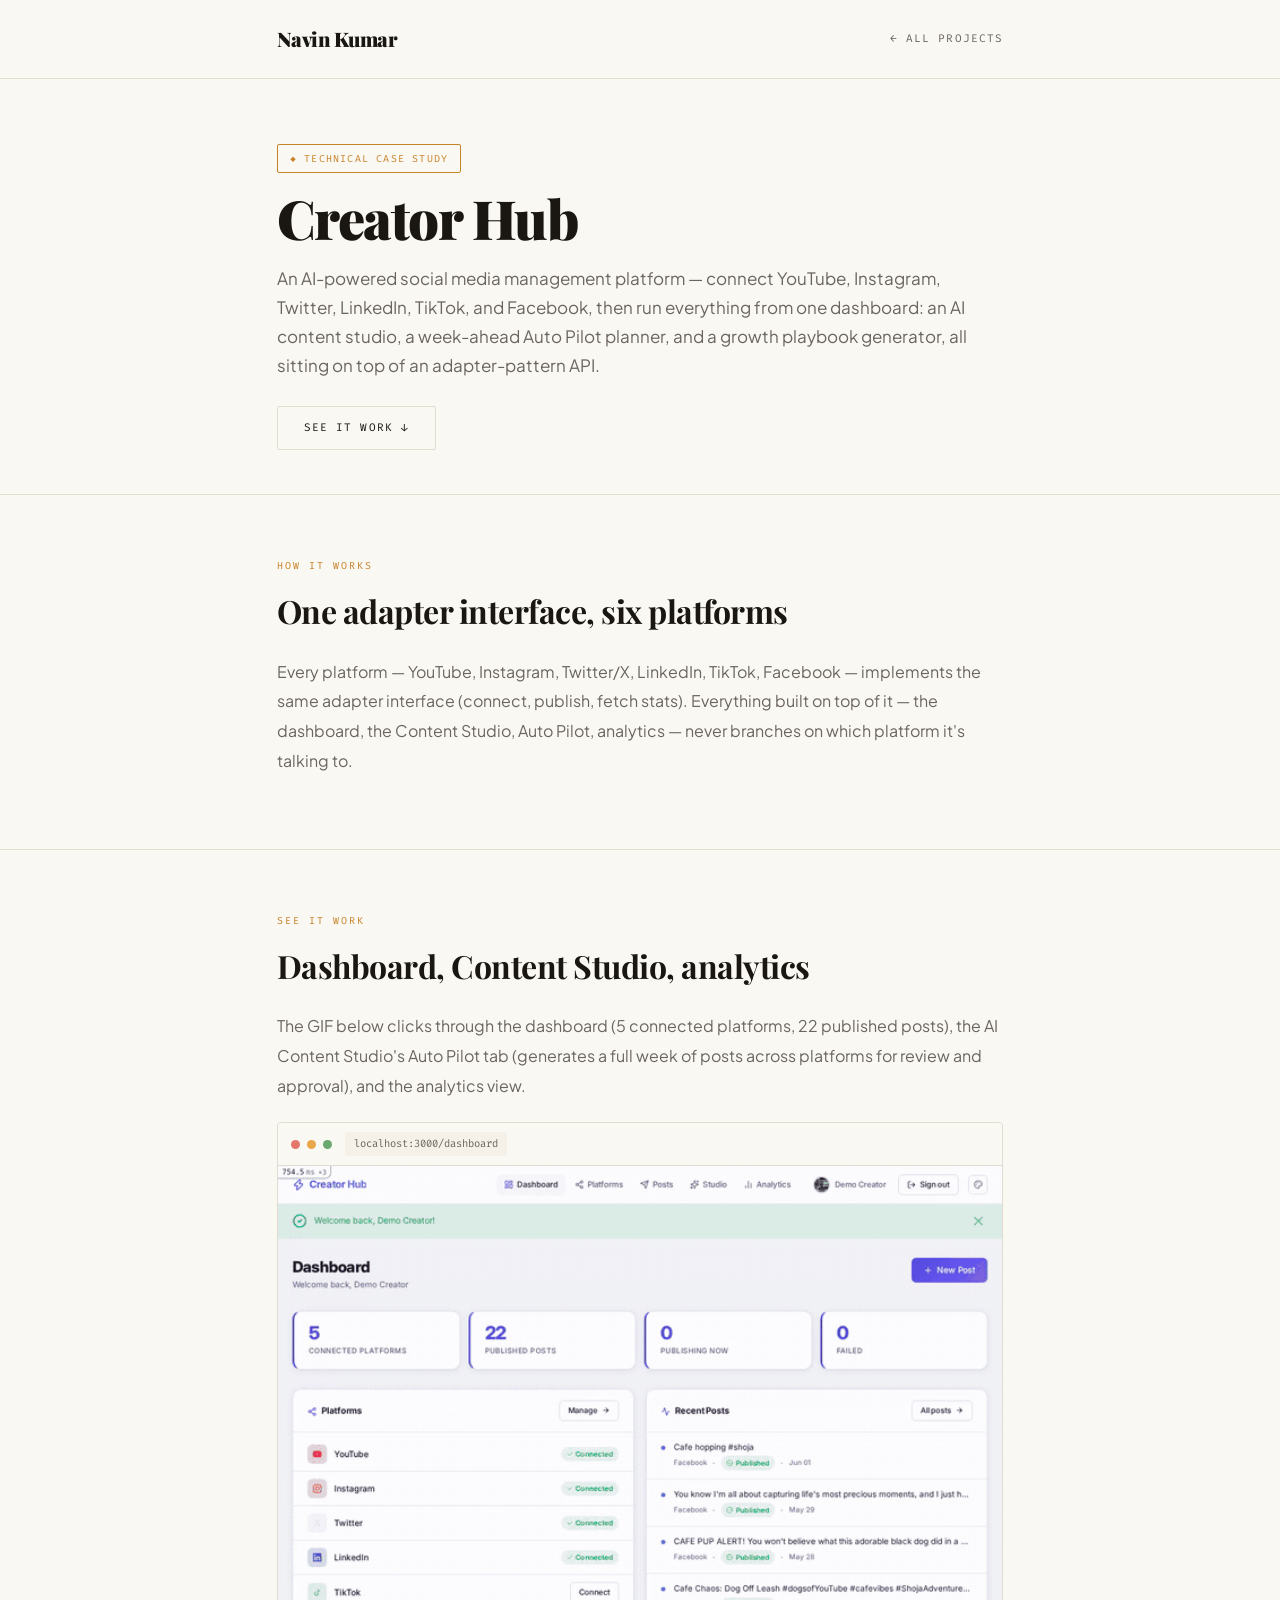
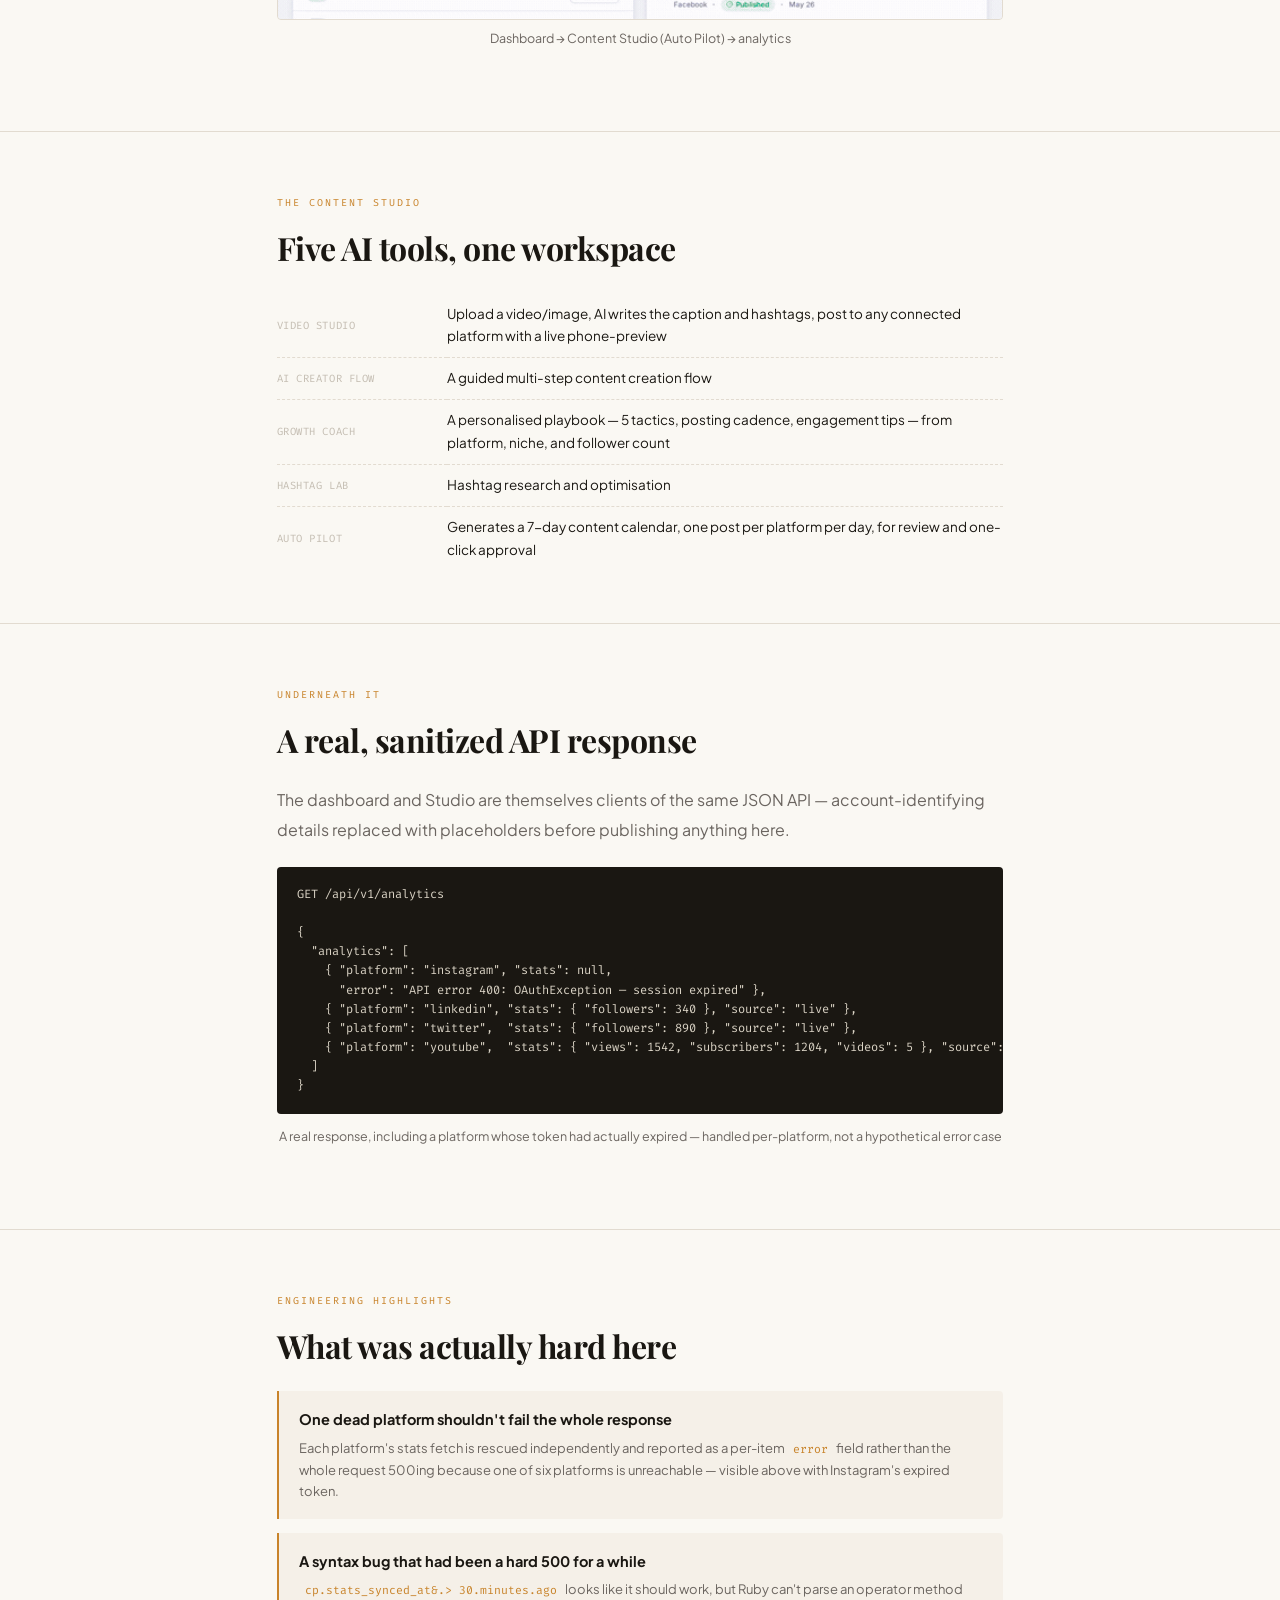
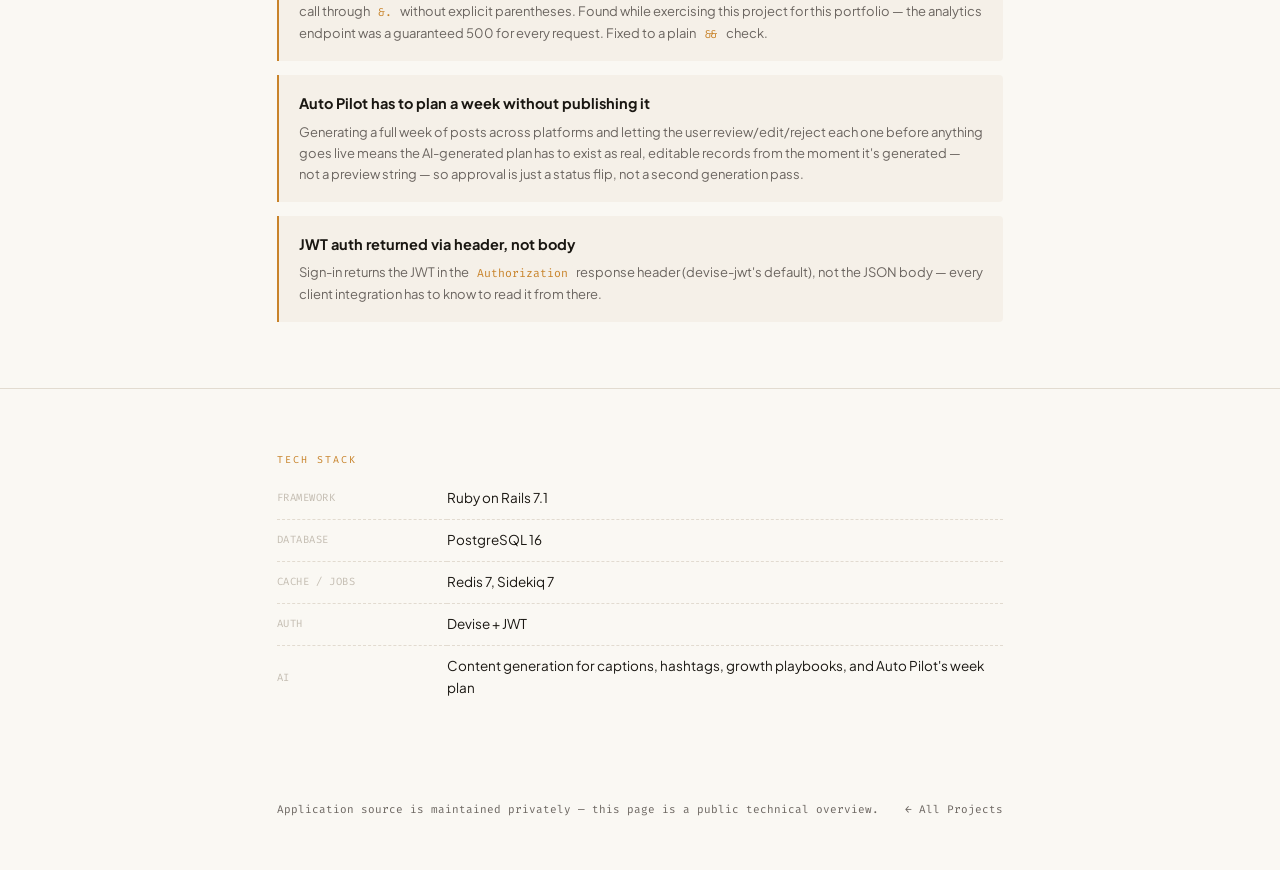
<file: work/creator-hub.html>
<!doctype html>
<html lang="en">
<head>
<meta charset="utf-8">
<meta name="viewport" content="width=device-width, initial-scale=1">
<title>Creator Hub — Navin Kumar</title>
<meta name="description" content="An AI-powered social media management platform — a content studio, week-ahead Auto Pilot planning, and a unified adapter-pattern API across six platforms.">
<link rel="canonical" href="https://rubyonrails.tech/work/creator-hub.html">
<meta name="robots" content="index, follow, max-snippet:-1, max-image-preview:large">

<meta property="og:type" content="article">
<meta property="og:site_name" content="Navin Kumar — Freelance Ruby on Rails Developer for Hire">
<meta property="og:url" content="https://rubyonrails.tech/work/creator-hub.html">
<meta property="og:title" content="Creator Hub — Navin Kumar">
<meta property="og:description" content="An AI-powered social media management platform — a content studio, week-ahead Auto Pilot planning, and a unified adapter-pattern API across six platforms.">
<meta property="og:image" content="https://rubyonrails.tech/work/img/creator-hub/thumb.jpg">
<meta property="og:image:secure_url" content="https://rubyonrails.tech/work/img/creator-hub/thumb.jpg">
<meta property="og:image:width" content="640">
<meta property="og:image:height" content="400">
<meta property="og:image:alt" content="Creator Hub dashboard">
<meta property="og:locale" content="en_US">
<meta property="article:published_time" content="2026-08-17T00:00:00+05:30">
<meta property="article:modified_time" content="2026-08-18T00:00:00+05:30">

<meta name="twitter:card" content="summary_large_image">
<meta name="twitter:title" content="Creator Hub — Navin Kumar">
<meta name="twitter:description" content="An AI-powered social media management platform — a content studio, week-ahead Auto Pilot planning, and a unified adapter-pattern API across six platforms.">
<meta name="twitter:image" content="https://rubyonrails.tech/work/img/creator-hub/thumb.jpg">
<meta name="twitter:image:alt" content="Creator Hub dashboard">
<meta name="twitter:creator" content="@dynamicnavin">
<meta name="twitter:site" content="@dynamicnavin">

<script type="application/ld+json">
{
  "@context": "https://schema.org",
  "@graph": [
    {
      "@type": "TechArticle",
      "@id": "https://rubyonrails.tech/work/creator-hub.html#article",
      "headline": "Creator Hub — Navin Kumar",
      "description": "An AI-powered social media management platform — a content studio, week-ahead Auto Pilot planning, and a unified adapter-pattern API across six platforms.",
      "image": "https://rubyonrails.tech/work/img/creator-hub/thumb.jpg",
      "url": "https://rubyonrails.tech/work/creator-hub.html",
      "inLanguage": "en-US",
      "author": { "@id": "https://rubyonrails.tech/#person" },
      "publisher": { "@id": "https://rubyonrails.tech/#person" },
      "mainEntityOfPage": "https://rubyonrails.tech/work/creator-hub.html",
      "datePublished": "2026-08-17T00:00:00+05:30",
      "dateModified": "2026-08-18T00:00:00+05:30",
      "about": {
        "@type": "SoftwareApplication",
        "name": "Creator Hub",
        "applicationCategory": "BusinessApplication",
        "operatingSystem": "Web"
      }
    },
    {
      "@type": "BreadcrumbList",
      "@id": "https://rubyonrails.tech/work/creator-hub.html#breadcrumb",
      "itemListElement": [
        { "@type": "ListItem", "position": 1, "name": "Home",        "item": "https://rubyonrails.tech/" },
        { "@type": "ListItem", "position": 2, "name": "Projects",    "item": "https://rubyonrails.tech/#projects" },
        { "@type": "ListItem", "position": 3, "name": "Creator Hub", "item": "https://rubyonrails.tech/work/creator-hub.html" }
      ]
    }
  ]
}
</script>

<link rel="preconnect" href="https://fonts.googleapis.com"/>
<link rel="preconnect" href="https://fonts.gstatic.com" crossorigin/>
<link href="https://fonts.googleapis.com/css2?family=Playfair+Display:ital,wght@0,400;0,700;0,900;1,400&family=Plus+Jakarta+Sans:wght@300;400;500;600;700&family=Fira+Code:wght@300;400;500&display=swap" rel="stylesheet"/>
<link rel="stylesheet" href="case-study.css">
</head>
<body>

<header class="top">
  <div class="wrap">
    <a class="logo" href="../index.html">Navin Kumar</a>
    <a class="back" href="../index.html#projects">← All Projects</a>
  </div>
</header>

<section class="hero">
  <div class="wrap">
    <span class="status case">◆ Technical case study</span>
    <h1>Creator Hub</h1>
    <p class="dek">An AI-powered social media management platform — connect YouTube, Instagram, Twitter, LinkedIn, TikTok, and Facebook, then run everything from one dashboard: an AI content studio, a week-ahead Auto Pilot planner, and a growth playbook generator, all sitting on top of an adapter-pattern API.</p>
    <div class="cta-row"><a class="btn-outline" href="#screens">See it work ↓</a></div>
  </div>
</section>

<section class="block">
  <div class="wrap">
    <p class="sec-label">How it works</p>
    <h2>One adapter interface, six platforms</h2>
    <p class="lede">Every platform — YouTube, Instagram, Twitter/X, LinkedIn, TikTok, Facebook — implements the same adapter interface (connect, publish, fetch stats). Everything built on top of it — the dashboard, the Content Studio, Auto Pilot, analytics — never branches on which platform it's talking to.</p>
  </div>
</section>

<section class="block" id="screens">
  <div class="wrap">
    <p class="sec-label">See it work</p>
    <h2>Dashboard, Content Studio, analytics</h2>
    <p class="lede">The GIF below clicks through the dashboard (5 connected platforms, 22 published posts), the AI Content Studio's Auto Pilot tab (generates a full week of posts across platforms for review and approval), and the analytics view.</p>
    <div class="frame"><div class="chrome"><span class="dot a"></span><span class="dot b"></span><span class="dot c"></span><span class="url">localhost:3000/dashboard</span></div><img src="img/creator-hub/demo.gif" alt="Creator Hub walkthrough — dashboard, content studio, analytics" loading="lazy"></div>
    <p class="shot-cap">Dashboard → Content Studio (Auto Pilot) → analytics</p>
  </div>
</section>

<section class="block">
  <div class="wrap">
    <p class="sec-label">The Content Studio</p>
    <h2>Five AI tools, one workspace</h2>
    <table class="stack">
      <tr><td>Video Studio</td><td>Upload a video/image, AI writes the caption and hashtags, post to any connected platform with a live phone-preview</td></tr>
      <tr><td>AI Creator Flow</td><td>A guided multi-step content creation flow</td></tr>
      <tr><td>Growth Coach</td><td>A personalised playbook — 5 tactics, posting cadence, engagement tips — from platform, niche, and follower count</td></tr>
      <tr><td>Hashtag Lab</td><td>Hashtag research and optimisation</td></tr>
      <tr><td>Auto Pilot</td><td>Generates a 7-day content calendar, one post per platform per day, for review and one-click approval</td></tr>
    </table>
  </div>
</section>

<section class="block">
  <div class="wrap">
    <p class="sec-label">Underneath it</p>
    <h2>A real, sanitized API response</h2>
    <p class="lede">The dashboard and Studio are themselves clients of the same JSON API — account-identifying details replaced with placeholders before publishing anything here.</p>
<pre class="code">GET /api/v1/analytics

{
  "analytics": [
    { "platform": "instagram", "stats": null,
      "error": "API error 400: OAuthException — session expired" },
    { "platform": "linkedin", "stats": { "followers": 340 }, "source": "live" },
    { "platform": "twitter",  "stats": { "followers": 890 }, "source": "live" },
    { "platform": "youtube",  "stats": { "views": 1542, "subscribers": 1204, "videos": 5 }, "source": "live" }
  ]
}</pre>
    <p class="shot-cap">A real response, including a platform whose token had actually expired — handled per-platform, not a hypothetical error case</p>
  </div>
</section>

<section class="block">
  <div class="wrap">
    <p class="sec-label">Engineering highlights</p>
    <h2>What was actually hard here</h2>
    <div class="highlight">
      <h4>One dead platform shouldn't fail the whole response</h4>
      <p>Each platform's stats fetch is rescued independently and reported as a per-item <code class="k">error</code> field rather than the whole request 500ing because one of six platforms is unreachable — visible above with Instagram's expired token.</p>
    </div>
    <div class="highlight">
      <h4>A syntax bug that had been a hard 500 for a while</h4>
      <p><code class="k">cp.stats_synced_at&.&gt; 30.minutes.ago</code> looks like it should work, but Ruby can't parse an operator method call through <code class="k">&.</code> without explicit parentheses. Found while exercising this project for this portfolio — the analytics endpoint was a guaranteed 500 for every request. Fixed to a plain <code class="k">&&</code> check.</p>
    </div>
    <div class="highlight">
      <h4>Auto Pilot has to plan a week without publishing it</h4>
      <p>Generating a full week of posts across platforms and letting the user review/edit/reject each one before anything goes live means the AI-generated plan has to exist as real, editable records from the moment it's generated — not a preview string — so approval is just a status flip, not a second generation pass.</p>
    </div>
    <div class="highlight">
      <h4>JWT auth returned via header, not body</h4>
      <p>Sign-in returns the JWT in the <code class="k">Authorization</code> response header (devise-jwt's default), not the JSON body — every client integration has to know to read it from there.</p>
    </div>
  </div>
</section>

<section class="block">
  <div class="wrap">
    <p class="sec-label">Tech stack</p>
    <table class="stack">
      <tr><td>Framework</td><td>Ruby on Rails 7.1</td></tr>
      <tr><td>Database</td><td>PostgreSQL 16</td></tr>
      <tr><td>Cache / jobs</td><td>Redis 7, Sidekiq 7</td></tr>
      <tr><td>Auth</td><td>Devise + JWT</td></tr>
      <tr><td>AI</td><td>Content generation for captions, hashtags, growth playbooks, and Auto Pilot's week plan</td></tr>
    </table>
  </div>
</section>

<footer class="bottom">
  <div class="wrap">
    <span>Application source is maintained privately — this page is a public technical overview.</span>
    <a href="../index.html#projects">← All Projects</a>
  </div>
</footer>

</body>
</html>
</file>
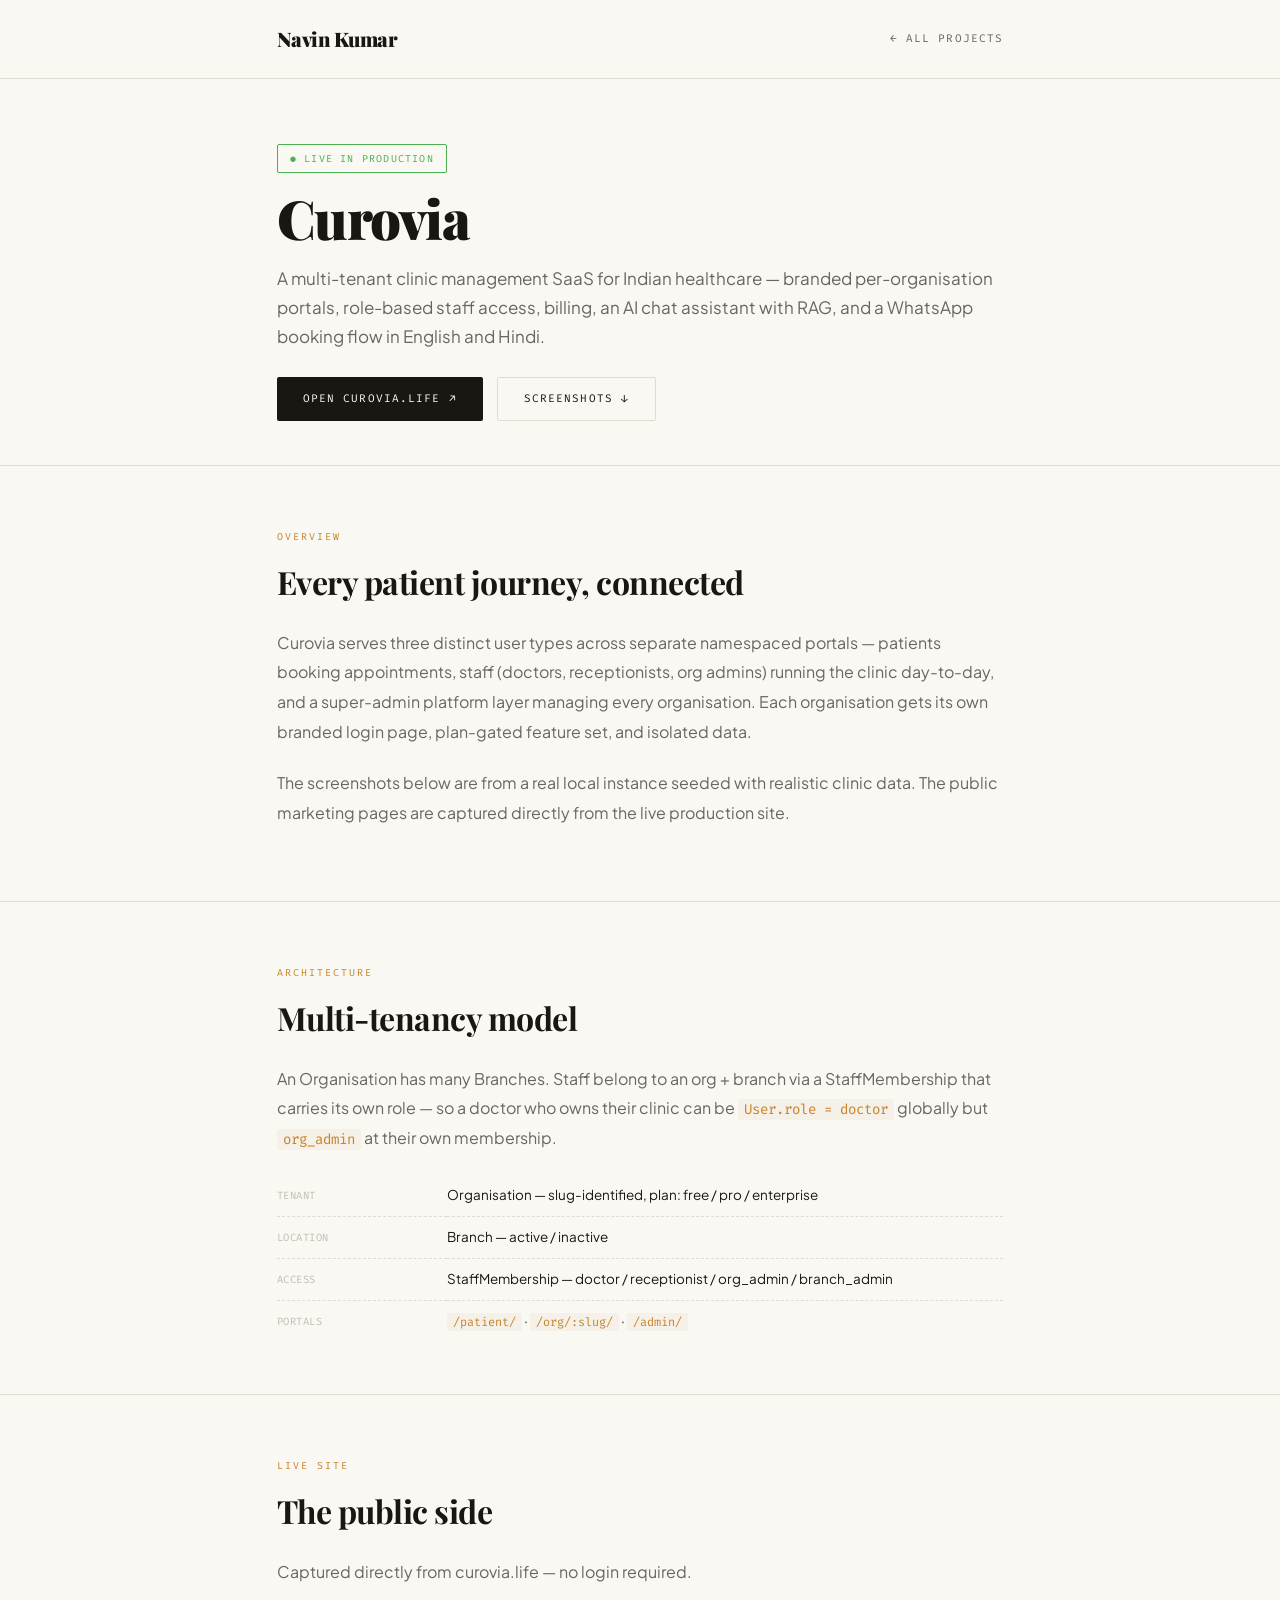
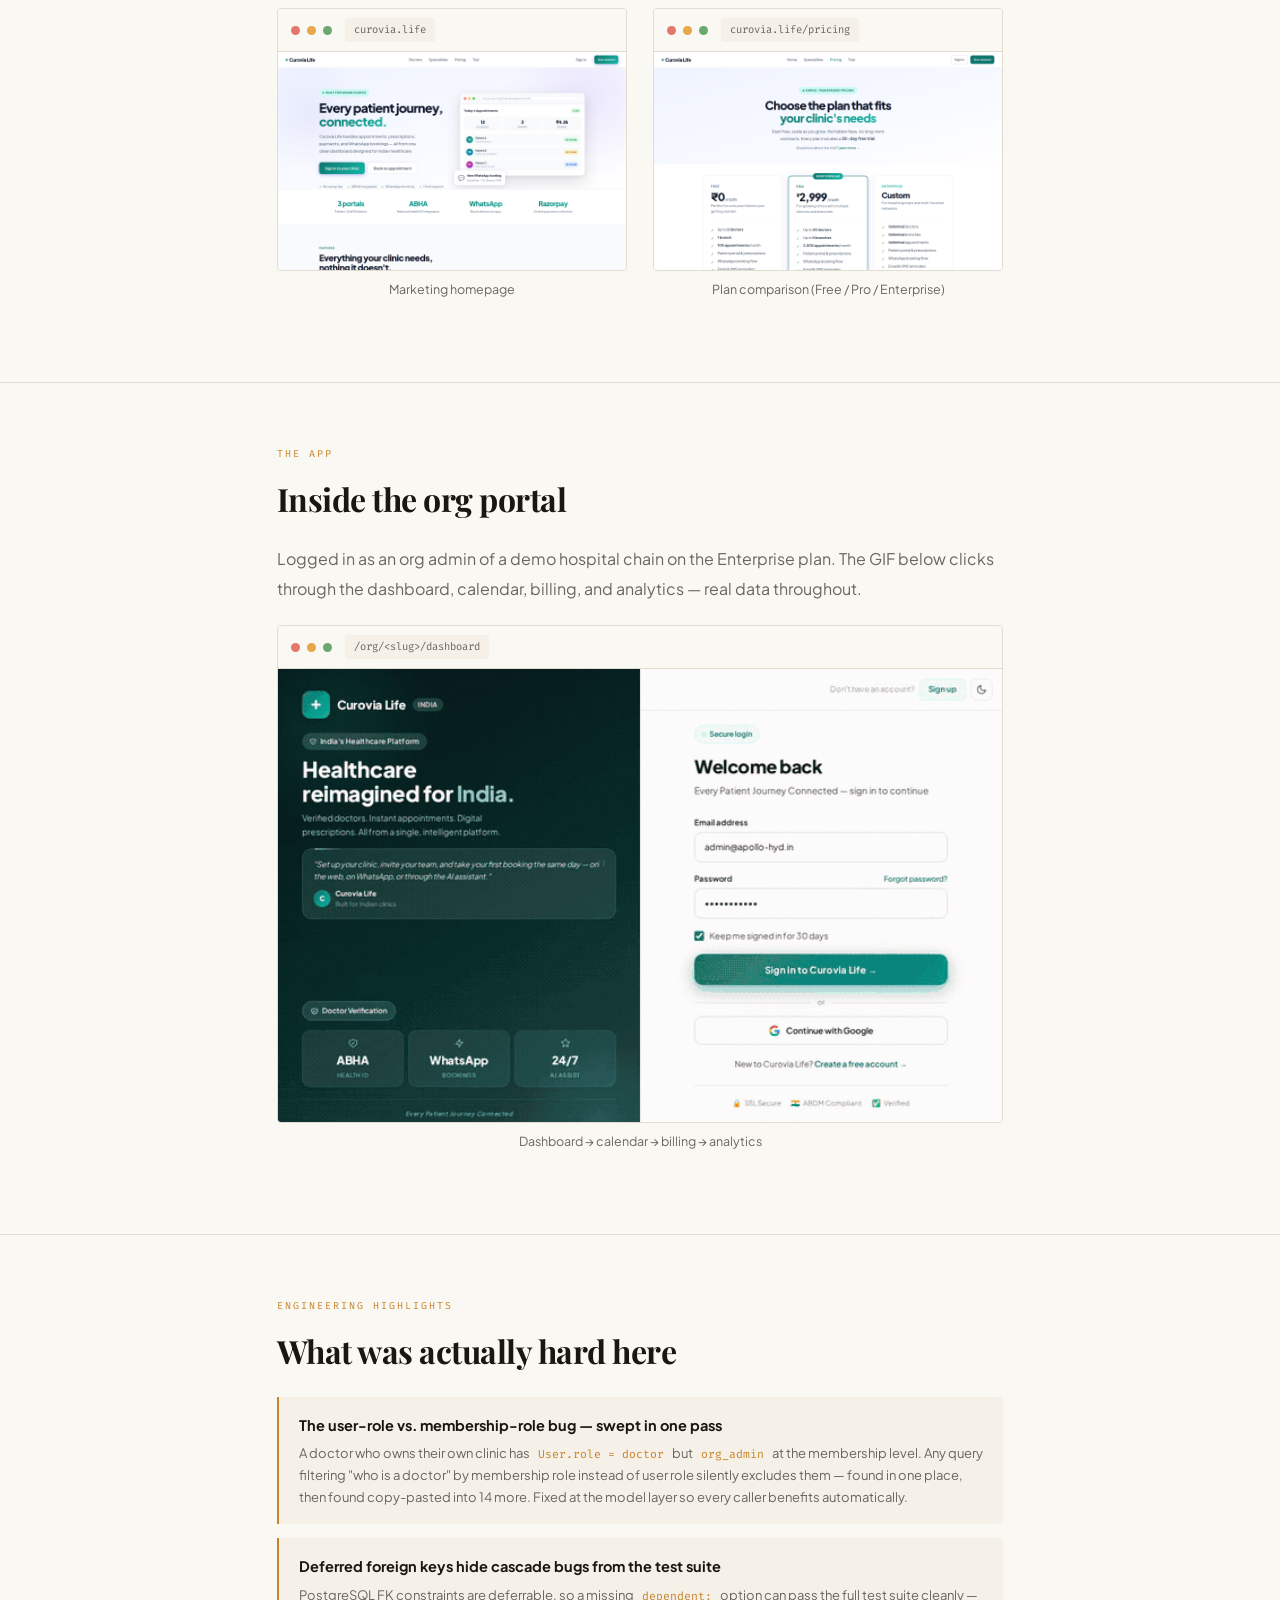
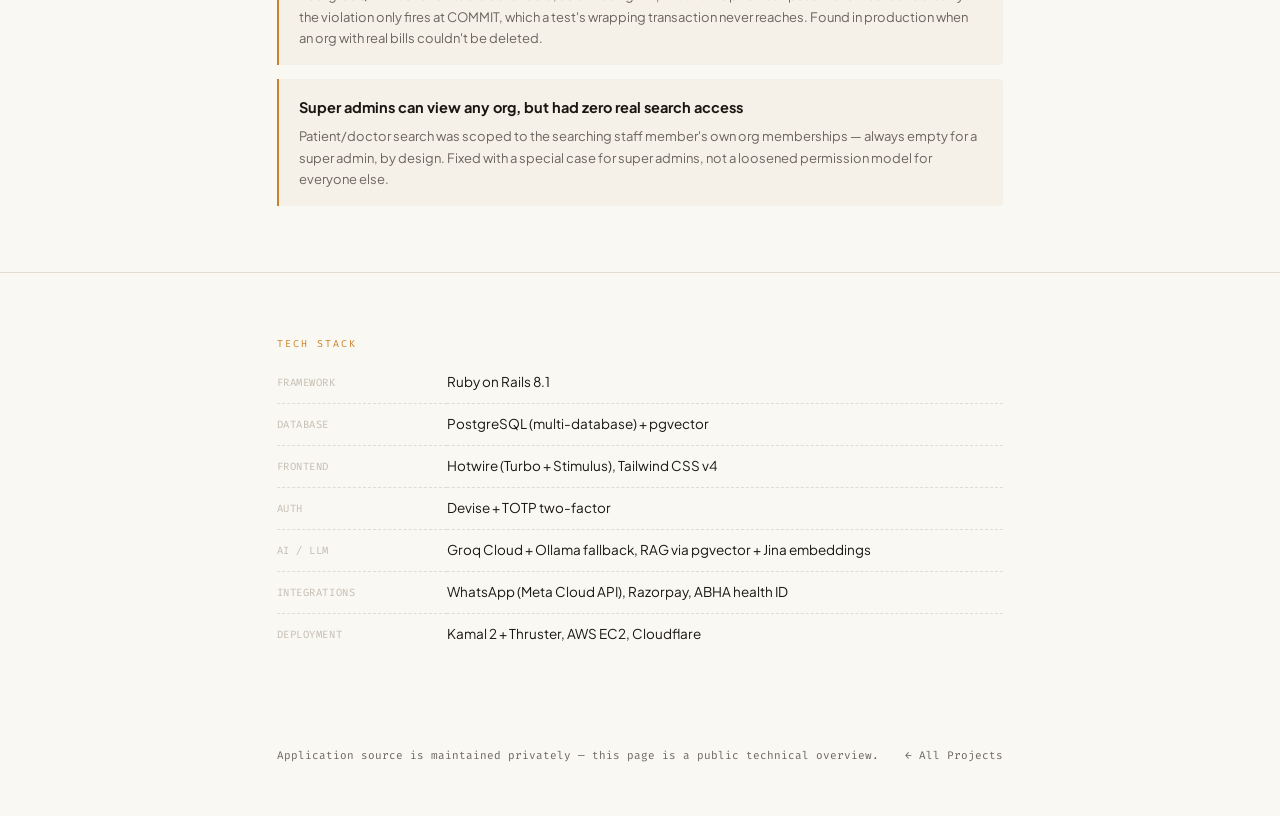
<file: work/curovia.html>
<!doctype html>
<html lang="en">
<head>
<meta charset="utf-8">
<meta name="viewport" content="width=device-width, initial-scale=1">
<title>Curovia — Navin Kumar</title>
<meta name="description" content="Multi-tenant clinic management SaaS built with Ruby on Rails — appointments, billing, AI chat, and WhatsApp booking. Live in production.">
<link rel="canonical" href="https://rubyonrails.tech/work/curovia.html">
<meta name="robots" content="index, follow, max-snippet:-1, max-image-preview:large">

<meta property="og:type" content="article">
<meta property="og:site_name" content="Navin Kumar — Freelance Ruby on Rails Developer for Hire">
<meta property="og:url" content="https://rubyonrails.tech/work/curovia.html">
<meta property="og:title" content="Curovia — Navin Kumar">
<meta property="og:description" content="Multi-tenant clinic management SaaS built with Ruby on Rails — appointments, billing, AI chat, and WhatsApp booking. Live in production.">
<meta property="og:image" content="https://rubyonrails.tech/work/img/curovia/thumb.jpg">
<meta property="og:image:secure_url" content="https://rubyonrails.tech/work/img/curovia/thumb.jpg">
<meta property="og:image:width" content="640">
<meta property="og:image:height" content="400">
<meta property="og:image:alt" content="Curovia dashboard">
<meta property="og:locale" content="en_US">
<meta property="article:published_time" content="2026-08-17T00:00:00+05:30">
<meta property="article:modified_time" content="2026-08-18T00:00:00+05:30">

<meta name="twitter:card" content="summary_large_image">
<meta name="twitter:title" content="Curovia — Navin Kumar">
<meta name="twitter:description" content="Multi-tenant clinic management SaaS built with Ruby on Rails — appointments, billing, AI chat, and WhatsApp booking. Live in production.">
<meta name="twitter:image" content="https://rubyonrails.tech/work/img/curovia/thumb.jpg">
<meta name="twitter:image:alt" content="Curovia dashboard">
<meta name="twitter:creator" content="@dynamicnavin">
<meta name="twitter:site" content="@dynamicnavin">

<script type="application/ld+json">
{
  "@context": "https://schema.org",
  "@graph": [
    {
      "@type": "TechArticle",
      "@id": "https://rubyonrails.tech/work/curovia.html#article",
      "headline": "Curovia — Navin Kumar",
      "description": "Multi-tenant clinic management SaaS built with Ruby on Rails — appointments, billing, AI chat, and WhatsApp booking. Live in production.",
      "image": "https://rubyonrails.tech/work/img/curovia/thumb.jpg",
      "url": "https://rubyonrails.tech/work/curovia.html",
      "inLanguage": "en-US",
      "author": { "@id": "https://rubyonrails.tech/#person" },
      "publisher": { "@id": "https://rubyonrails.tech/#person" },
      "mainEntityOfPage": "https://rubyonrails.tech/work/curovia.html",
      "datePublished": "2026-08-17T00:00:00+05:30",
      "dateModified": "2026-08-18T00:00:00+05:30",
      "about": {
        "@type": "SoftwareApplication",
        "name": "Curovia",
        "applicationCategory": "BusinessApplication",
        "operatingSystem": "Web"
      }
    },
    {
      "@type": "BreadcrumbList",
      "@id": "https://rubyonrails.tech/work/curovia.html#breadcrumb",
      "itemListElement": [
        { "@type": "ListItem", "position": 1, "name": "Home",     "item": "https://rubyonrails.tech/" },
        { "@type": "ListItem", "position": 2, "name": "Projects", "item": "https://rubyonrails.tech/#projects" },
        { "@type": "ListItem", "position": 3, "name": "Curovia",  "item": "https://rubyonrails.tech/work/curovia.html" }
      ]
    }
  ]
}
</script>

<link rel="preconnect" href="https://fonts.googleapis.com"/>
<link rel="preconnect" href="https://fonts.gstatic.com" crossorigin/>
<link href="https://fonts.googleapis.com/css2?family=Playfair+Display:ital,wght@0,400;0,700;0,900;1,400&family=Plus+Jakarta+Sans:wght@300;400;500;600;700&family=Fira+Code:wght@300;400;500&display=swap" rel="stylesheet"/>
<link rel="stylesheet" href="case-study.css">
</head>
<body>

<header class="top">
  <div class="wrap">
    <a class="logo" href="../index.html">Navin Kumar</a>
    <a class="back" href="../index.html#projects">← All Projects</a>
  </div>
</header>

<section class="hero">
  <div class="wrap">
    <span class="status live">● Live in production</span>
    <h1>Curovia</h1>
    <p class="dek">A multi-tenant clinic management SaaS for Indian healthcare — branded per-organisation portals, role-based staff access, billing, an AI chat assistant with RAG, and a WhatsApp booking flow in English and Hindi.</p>
    <div class="cta-row">
      <a class="btn-solid" href="https://curovia.life" target="_blank" rel="noopener">Open curovia.life ↗</a>
      <a class="btn-outline" href="#screens">Screenshots ↓</a>
    </div>
  </div>
</section>

<section class="block">
  <div class="wrap">
    <p class="sec-label">Overview</p>
    <h2>Every patient journey, connected</h2>
    <p class="lede">Curovia serves three distinct user types across separate namespaced portals — patients booking appointments, staff (doctors, receptionists, org admins) running the clinic day-to-day, and a super-admin platform layer managing every organisation. Each organisation gets its own branded login page, plan-gated feature set, and isolated data.</p>
    <p class="lede">The screenshots below are from a real local instance seeded with realistic clinic data. The public marketing pages are captured directly from the live production site.</p>
  </div>
</section>

<section class="block">
  <div class="wrap">
    <p class="sec-label">Architecture</p>
    <h2>Multi-tenancy model</h2>
    <p class="lede">An Organisation has many Branches. Staff belong to an org + branch via a StaffMembership that carries its own role — so a doctor who owns their clinic can be <code class="k">User.role = doctor</code> globally but <code class="k">org_admin</code> at their own membership.</p>
    <table class="stack">
      <tr><td>Tenant</td><td>Organisation — slug-identified, plan: free / pro / enterprise</td></tr>
      <tr><td>Location</td><td>Branch — active / inactive</td></tr>
      <tr><td>Access</td><td>StaffMembership — doctor / receptionist / org_admin / branch_admin</td></tr>
      <tr><td>Portals</td><td><code class="k">/patient/</code> · <code class="k">/org/:slug/</code> · <code class="k">/admin/</code></td></tr>
    </table>
  </div>
</section>

<section class="block" id="screens">
  <div class="wrap">
    <p class="sec-label">Live site</p>
    <h2>The public side</h2>
    <p class="lede">Captured directly from curovia.life — no login required.</p>
    <div class="shot-grid">
      <div>
        <div class="frame"><div class="chrome"><span class="dot a"></span><span class="dot b"></span><span class="dot c"></span><span class="url">curovia.life</span></div><img src="img/curovia/live-home.png" alt="Curovia Life marketing homepage" loading="lazy"></div>
        <p class="shot-cap">Marketing homepage</p>
      </div>
      <div>
        <div class="frame"><div class="chrome"><span class="dot a"></span><span class="dot b"></span><span class="dot c"></span><span class="url">curovia.life/pricing</span></div><img src="img/curovia/live-pricing.png" alt="Curovia pricing page" loading="lazy"></div>
        <p class="shot-cap">Plan comparison (Free / Pro / Enterprise)</p>
      </div>
    </div>
  </div>
</section>

<section class="block">
  <div class="wrap">
    <p class="sec-label">The app</p>
    <h2>Inside the org portal</h2>
    <p class="lede">Logged in as an org admin of a demo hospital chain on the Enterprise plan. The GIF below clicks through the dashboard, calendar, billing, and analytics — real data throughout.</p>
    <div class="frame"><div class="chrome"><span class="dot a"></span><span class="dot b"></span><span class="dot c"></span><span class="url">/org/&lt;slug&gt;/dashboard</span></div><img src="img/curovia/demo.gif" alt="Curovia walkthrough — dashboard, calendar, billing, analytics" loading="lazy"></div>
    <p class="shot-cap">Dashboard → calendar → billing → analytics</p>
  </div>
</section>

<section class="block">
  <div class="wrap">
    <p class="sec-label">Engineering highlights</p>
    <h2>What was actually hard here</h2>
    <div class="highlight">
      <h4>The user-role vs. membership-role bug — swept in one pass</h4>
      <p>A doctor who owns their own clinic has <code class="k">User.role = doctor</code> but <code class="k">org_admin</code> at the membership level. Any query filtering "who is a doctor" by membership role instead of user role silently excludes them — found in one place, then found copy-pasted into 14 more. Fixed at the model layer so every caller benefits automatically.</p>
    </div>
    <div class="highlight">
      <h4>Deferred foreign keys hide cascade bugs from the test suite</h4>
      <p>PostgreSQL FK constraints are deferrable, so a missing <code class="k">dependent:</code> option can pass the full test suite cleanly — the violation only fires at COMMIT, which a test's wrapping transaction never reaches. Found in production when an org with real bills couldn't be deleted.</p>
    </div>
    <div class="highlight">
      <h4>Super admins can view any org, but had zero real search access</h4>
      <p>Patient/doctor search was scoped to the searching staff member's own org memberships — always empty for a super admin, by design. Fixed with a special case for super admins, not a loosened permission model for everyone else.</p>
    </div>
  </div>
</section>

<section class="block">
  <div class="wrap">
    <p class="sec-label">Tech stack</p>
    <table class="stack">
      <tr><td>Framework</td><td>Ruby on Rails 8.1</td></tr>
      <tr><td>Database</td><td>PostgreSQL (multi-database) + pgvector</td></tr>
      <tr><td>Frontend</td><td>Hotwire (Turbo + Stimulus), Tailwind CSS v4</td></tr>
      <tr><td>Auth</td><td>Devise + TOTP two-factor</td></tr>
      <tr><td>AI / LLM</td><td>Groq Cloud + Ollama fallback, RAG via pgvector + Jina embeddings</td></tr>
      <tr><td>Integrations</td><td>WhatsApp (Meta Cloud API), Razorpay, ABHA health ID</td></tr>
      <tr><td>Deployment</td><td>Kamal 2 + Thruster, AWS EC2, Cloudflare</td></tr>
    </table>
  </div>
</section>

<footer class="bottom">
  <div class="wrap">
    <span>Application source is maintained privately — this page is a public technical overview.</span>
    <a href="../index.html#projects">← All Projects</a>
  </div>
</footer>

</body>
</html>
</file>
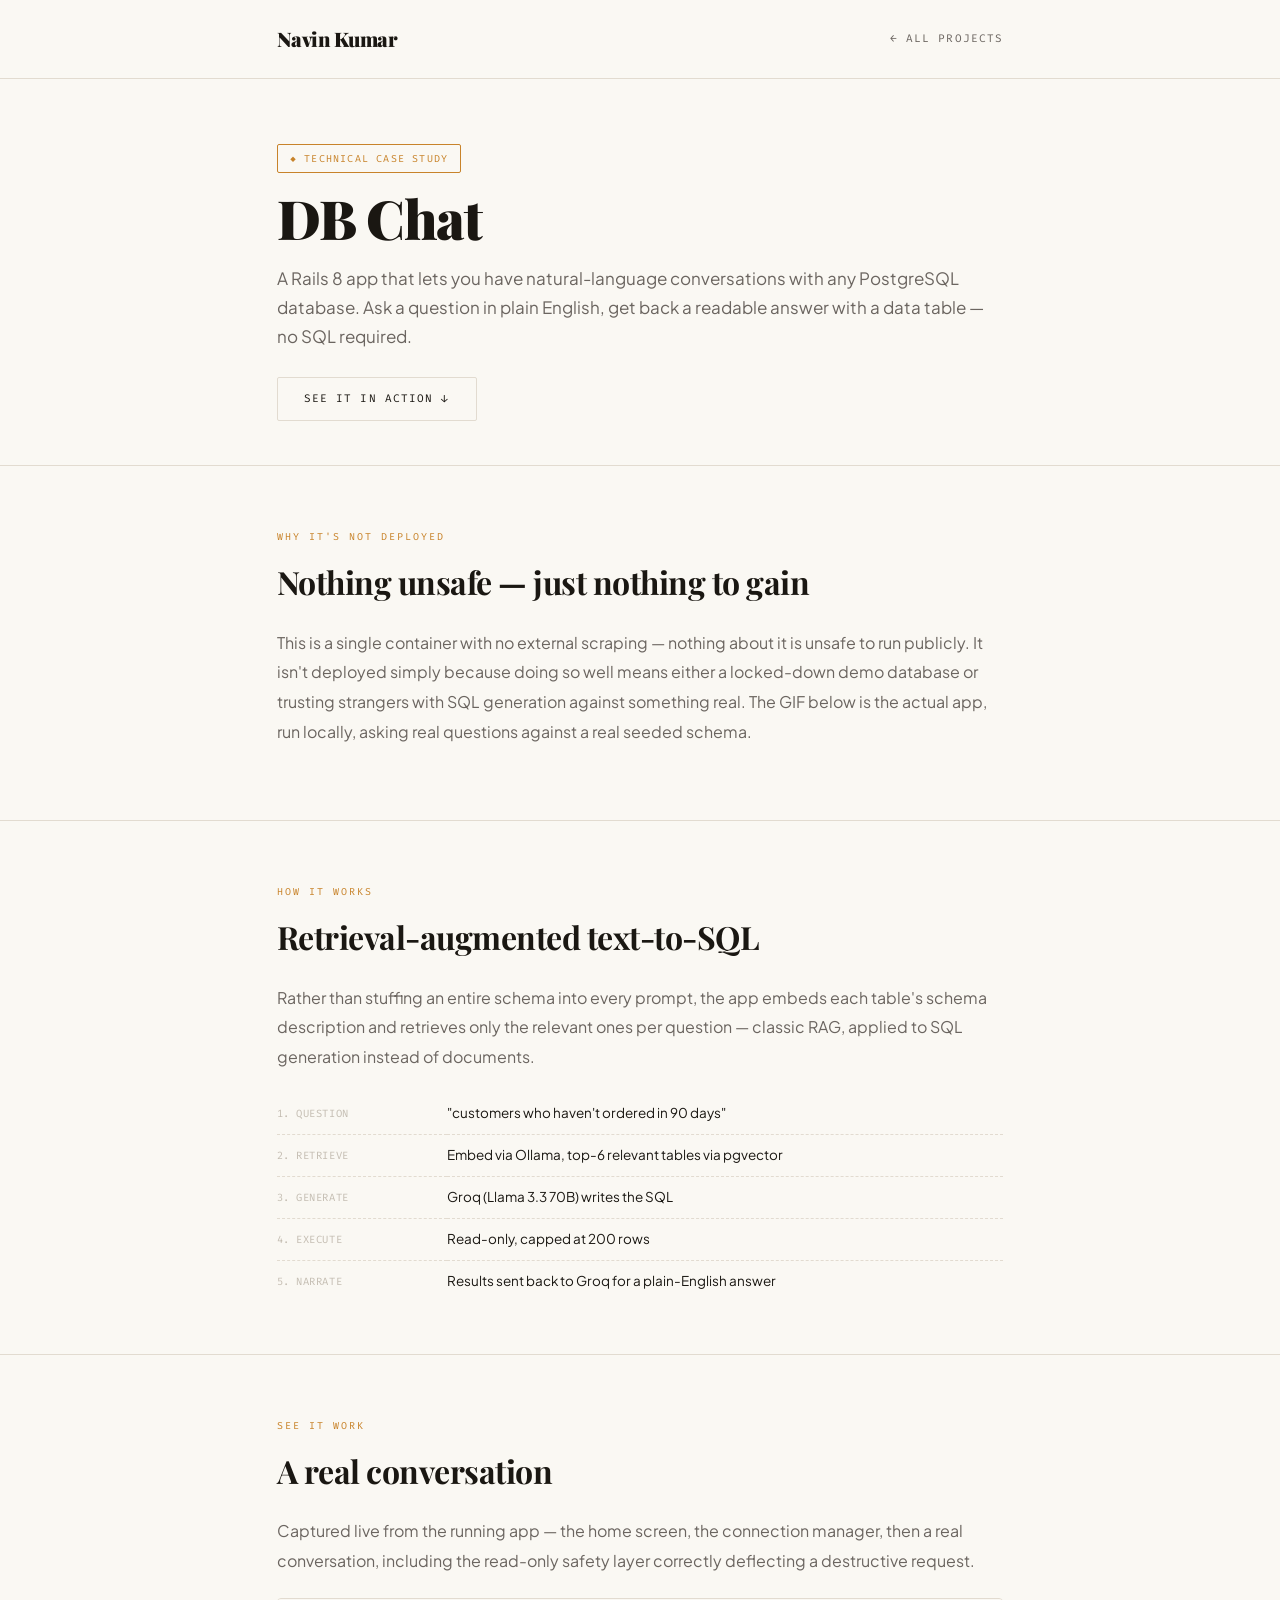
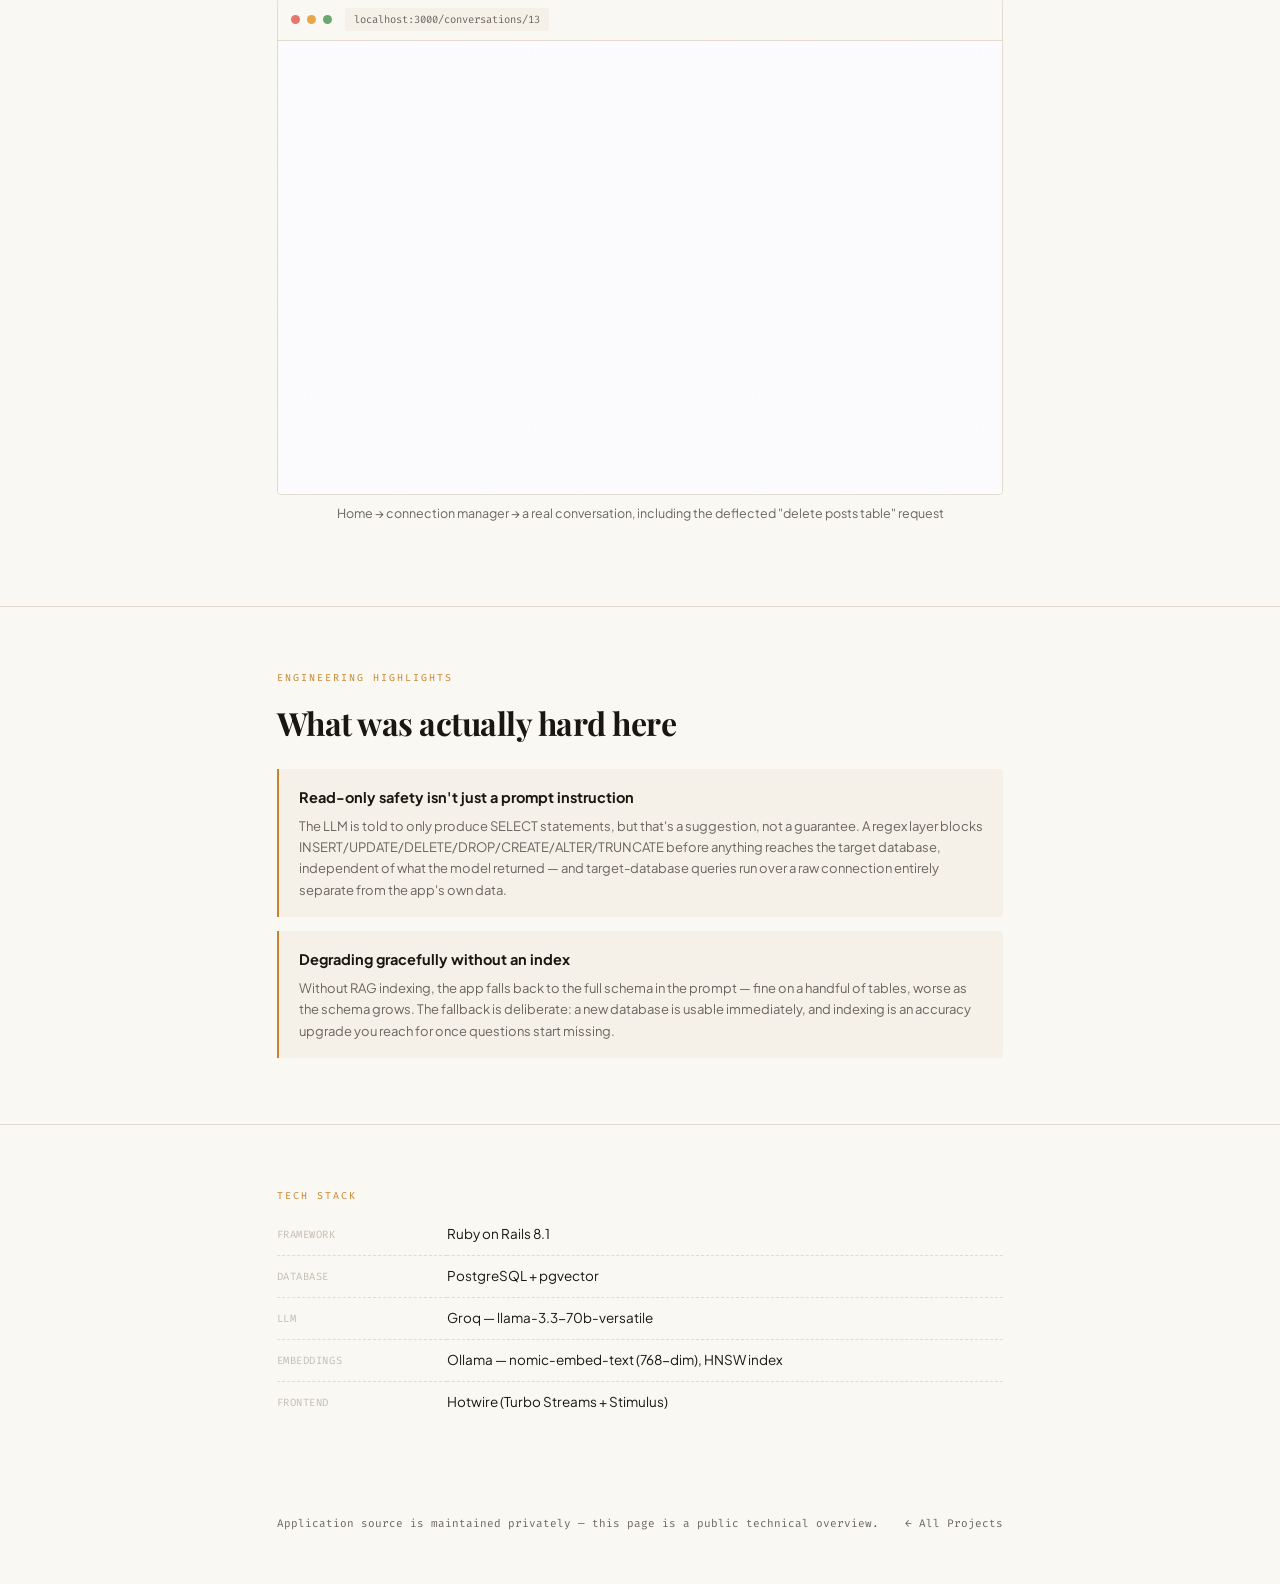
<file: work/db-chat.html>
<!doctype html>
<html lang="en">
<head>
<meta charset="utf-8">
<meta name="viewport" content="width=device-width, initial-scale=1">
<title>DB Chat — Navin Kumar</title>
<meta name="description" content="A Rails app that lets you ask any PostgreSQL database questions in plain English — RAG-based schema retrieval, read-only SQL generation via Groq.">
<link rel="canonical" href="https://rubyonrails.tech/work/db-chat.html">
<meta name="robots" content="index, follow, max-snippet:-1, max-image-preview:large">

<meta property="og:type" content="article">
<meta property="og:site_name" content="Navin Kumar — Freelance Ruby on Rails Developer for Hire">
<meta property="og:url" content="https://rubyonrails.tech/work/db-chat.html">
<meta property="og:title" content="DB Chat — Navin Kumar">
<meta property="og:description" content="A Rails app that lets you ask any PostgreSQL database questions in plain English — RAG-based schema retrieval, read-only SQL generation via Groq.">
<meta property="og:image" content="https://rubyonrails.tech/work/img/db-chat/thumb.jpg">
<meta property="og:image:secure_url" content="https://rubyonrails.tech/work/img/db-chat/thumb.jpg">
<meta property="og:image:width" content="640">
<meta property="og:image:height" content="400">
<meta property="og:image:alt" content="DB Chat conversation">
<meta property="og:locale" content="en_US">
<meta property="article:published_time" content="2026-08-17T00:00:00+05:30">
<meta property="article:modified_time" content="2026-08-18T00:00:00+05:30">

<meta name="twitter:card" content="summary_large_image">
<meta name="twitter:title" content="DB Chat — Navin Kumar">
<meta name="twitter:description" content="A Rails app that lets you ask any PostgreSQL database questions in plain English — RAG-based schema retrieval, read-only SQL generation via Groq.">
<meta name="twitter:image" content="https://rubyonrails.tech/work/img/db-chat/thumb.jpg">
<meta name="twitter:image:alt" content="DB Chat conversation">
<meta name="twitter:creator" content="@dynamicnavin">
<meta name="twitter:site" content="@dynamicnavin">

<script type="application/ld+json">
{
  "@context": "https://schema.org",
  "@graph": [
    {
      "@type": "TechArticle",
      "@id": "https://rubyonrails.tech/work/db-chat.html#article",
      "headline": "DB Chat — Navin Kumar",
      "description": "A Rails app that lets you ask any PostgreSQL database questions in plain English — RAG-based schema retrieval, read-only SQL generation via Groq.",
      "image": "https://rubyonrails.tech/work/img/db-chat/thumb.jpg",
      "url": "https://rubyonrails.tech/work/db-chat.html",
      "inLanguage": "en-US",
      "author": { "@id": "https://rubyonrails.tech/#person" },
      "publisher": { "@id": "https://rubyonrails.tech/#person" },
      "mainEntityOfPage": "https://rubyonrails.tech/work/db-chat.html",
      "datePublished": "2026-08-17T00:00:00+05:30",
      "dateModified": "2026-08-18T00:00:00+05:30",
      "about": {
        "@type": "SoftwareApplication",
        "name": "DB Chat",
        "applicationCategory": "DeveloperApplication",
        "operatingSystem": "Web"
      }
    },
    {
      "@type": "BreadcrumbList",
      "@id": "https://rubyonrails.tech/work/db-chat.html#breadcrumb",
      "itemListElement": [
        { "@type": "ListItem", "position": 1, "name": "Home",     "item": "https://rubyonrails.tech/" },
        { "@type": "ListItem", "position": 2, "name": "Projects", "item": "https://rubyonrails.tech/#projects" },
        { "@type": "ListItem", "position": 3, "name": "DB Chat",  "item": "https://rubyonrails.tech/work/db-chat.html" }
      ]
    }
  ]
}
</script>

<link rel="preconnect" href="https://fonts.googleapis.com"/>
<link rel="preconnect" href="https://fonts.gstatic.com" crossorigin/>
<link href="https://fonts.googleapis.com/css2?family=Playfair+Display:ital,wght@0,400;0,700;0,900;1,400&family=Plus+Jakarta+Sans:wght@300;400;500;600;700&family=Fira+Code:wght@300;400;500&display=swap" rel="stylesheet"/>
<link rel="stylesheet" href="case-study.css">
</head>
<body>

<header class="top">
  <div class="wrap">
    <a class="logo" href="../index.html">Navin Kumar</a>
    <a class="back" href="../index.html#projects">← All Projects</a>
  </div>
</header>

<section class="hero">
  <div class="wrap">
    <span class="status case">◆ Technical case study</span>
    <h1>DB Chat</h1>
    <p class="dek">A Rails 8 app that lets you have natural-language conversations with any PostgreSQL database. Ask a question in plain English, get back a readable answer with a data table — no SQL required.</p>
    <div class="cta-row"><a class="btn-outline" href="#screens">See it in action ↓</a></div>
  </div>
</section>

<section class="block">
  <div class="wrap">
    <p class="sec-label">Why it's not deployed</p>
    <h2>Nothing unsafe — just nothing to gain</h2>
    <p class="lede">This is a single container with no external scraping — nothing about it is unsafe to run publicly. It isn't deployed simply because doing so well means either a locked-down demo database or trusting strangers with SQL generation against something real. The GIF below is the actual app, run locally, asking real questions against a real seeded schema.</p>
  </div>
</section>

<section class="block">
  <div class="wrap">
    <p class="sec-label">How it works</p>
    <h2>Retrieval-augmented text-to-SQL</h2>
    <p class="lede">Rather than stuffing an entire schema into every prompt, the app embeds each table's schema description and retrieves only the relevant ones per question — classic RAG, applied to SQL generation instead of documents.</p>
    <table class="stack">
      <tr><td>1. Question</td><td>"customers who haven't ordered in 90 days"</td></tr>
      <tr><td>2. Retrieve</td><td>Embed via Ollama, top-6 relevant tables via pgvector</td></tr>
      <tr><td>3. Generate</td><td>Groq (Llama 3.3 70B) writes the SQL</td></tr>
      <tr><td>4. Execute</td><td>Read-only, capped at 200 rows</td></tr>
      <tr><td>5. Narrate</td><td>Results sent back to Groq for a plain-English answer</td></tr>
    </table>
  </div>
</section>

<section class="block" id="screens">
  <div class="wrap">
    <p class="sec-label">See it work</p>
    <h2>A real conversation</h2>
    <p class="lede">Captured live from the running app — the home screen, the connection manager, then a real conversation, including the read-only safety layer correctly deflecting a destructive request.</p>
    <div class="frame"><div class="chrome"><span class="dot a"></span><span class="dot b"></span><span class="dot c"></span><span class="url">localhost:3000/conversations/13</span></div><img src="img/db-chat/demo.gif" alt="DB Chat walkthrough — home, connections, a real conversation" loading="lazy"></div>
    <p class="shot-cap">Home → connection manager → a real conversation, including the deflected "delete posts table" request</p>
  </div>
</section>

<section class="block">
  <div class="wrap">
    <p class="sec-label">Engineering highlights</p>
    <h2>What was actually hard here</h2>
    <div class="highlight">
      <h4>Read-only safety isn't just a prompt instruction</h4>
      <p>The LLM is told to only produce SELECT statements, but that's a suggestion, not a guarantee. A regex layer blocks INSERT/UPDATE/DELETE/DROP/CREATE/ALTER/TRUNCATE before anything reaches the target database, independent of what the model returned — and target-database queries run over a raw connection entirely separate from the app's own data.</p>
    </div>
    <div class="highlight">
      <h4>Degrading gracefully without an index</h4>
      <p>Without RAG indexing, the app falls back to the full schema in the prompt — fine on a handful of tables, worse as the schema grows. The fallback is deliberate: a new database is usable immediately, and indexing is an accuracy upgrade you reach for once questions start missing.</p>
    </div>
  </div>
</section>

<section class="block">
  <div class="wrap">
    <p class="sec-label">Tech stack</p>
    <table class="stack">
      <tr><td>Framework</td><td>Ruby on Rails 8.1</td></tr>
      <tr><td>Database</td><td>PostgreSQL + pgvector</td></tr>
      <tr><td>LLM</td><td>Groq — llama-3.3-70b-versatile</td></tr>
      <tr><td>Embeddings</td><td>Ollama — nomic-embed-text (768-dim), HNSW index</td></tr>
      <tr><td>Frontend</td><td>Hotwire (Turbo Streams + Stimulus)</td></tr>
    </table>
  </div>
</section>

<footer class="bottom">
  <div class="wrap">
    <span>Application source is maintained privately — this page is a public technical overview.</span>
    <a href="../index.html#projects">← All Projects</a>
  </div>
</footer>

</body>
</html>
</file>
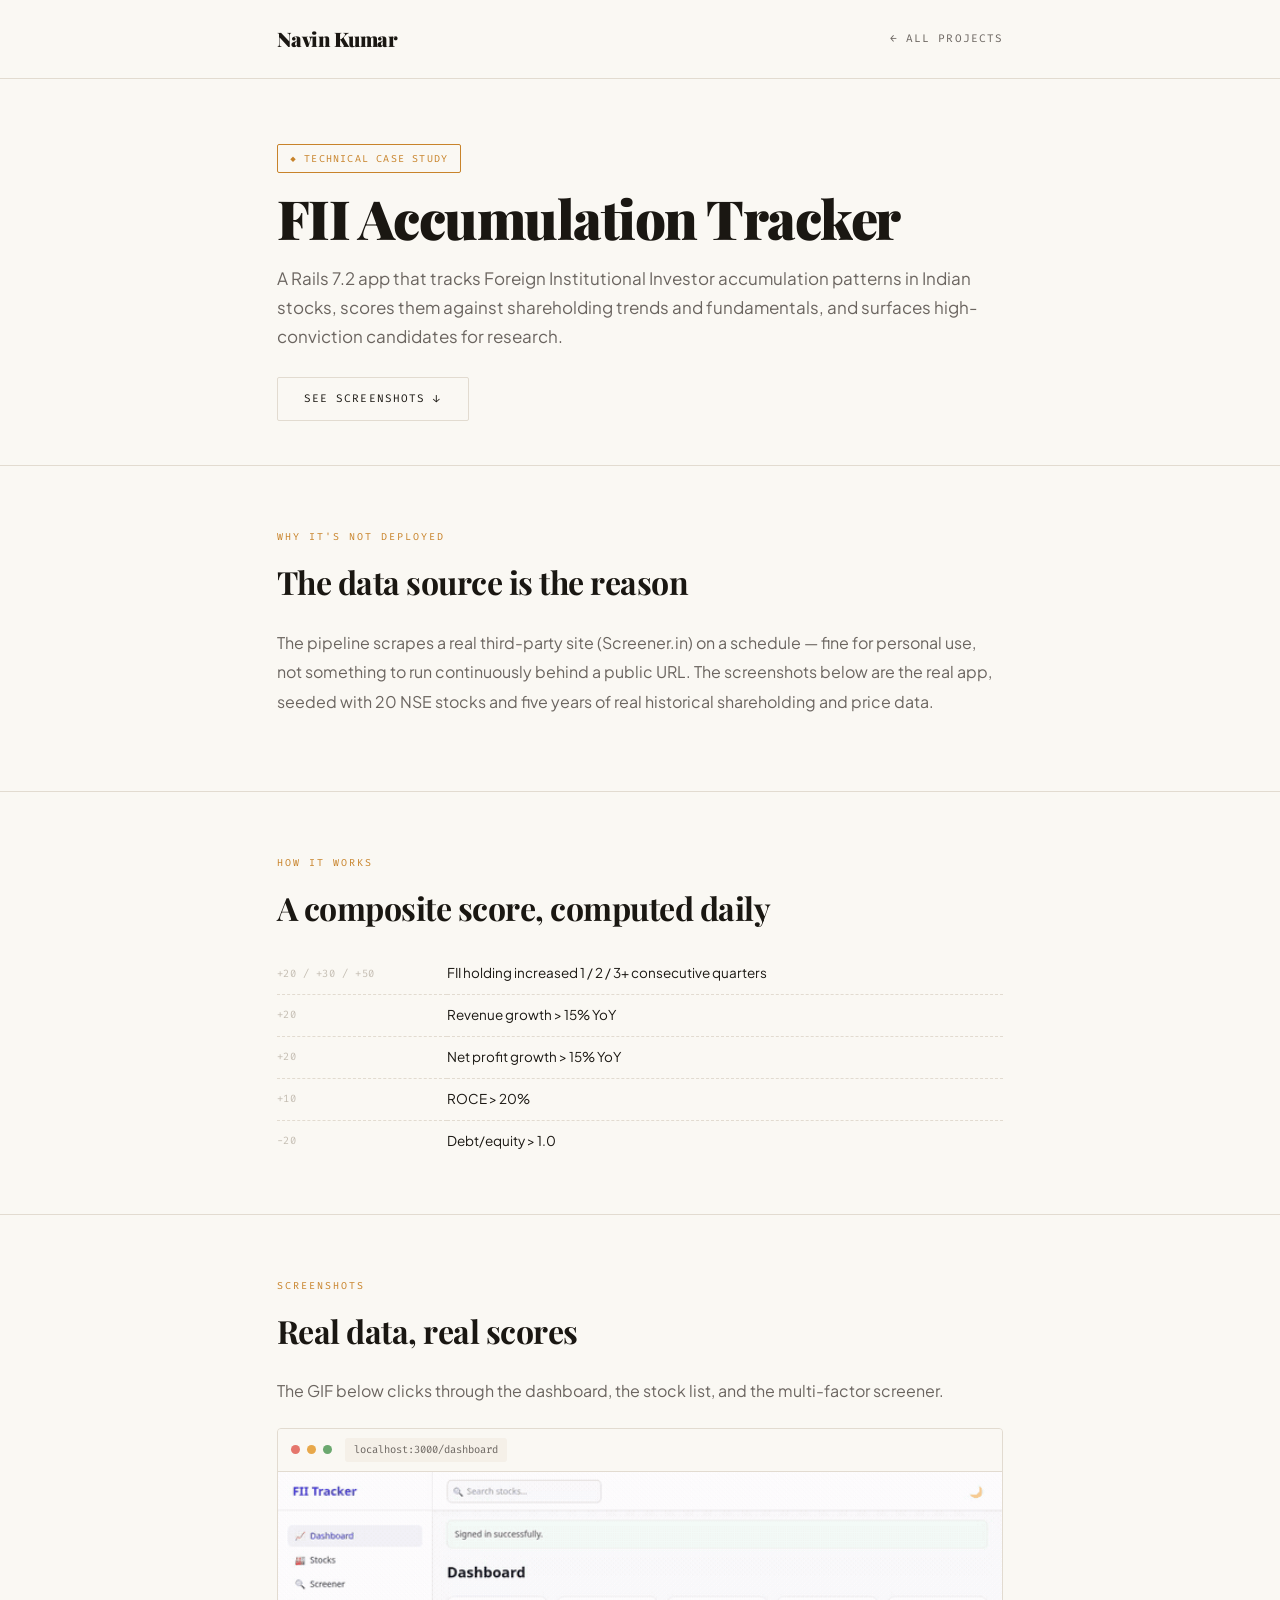
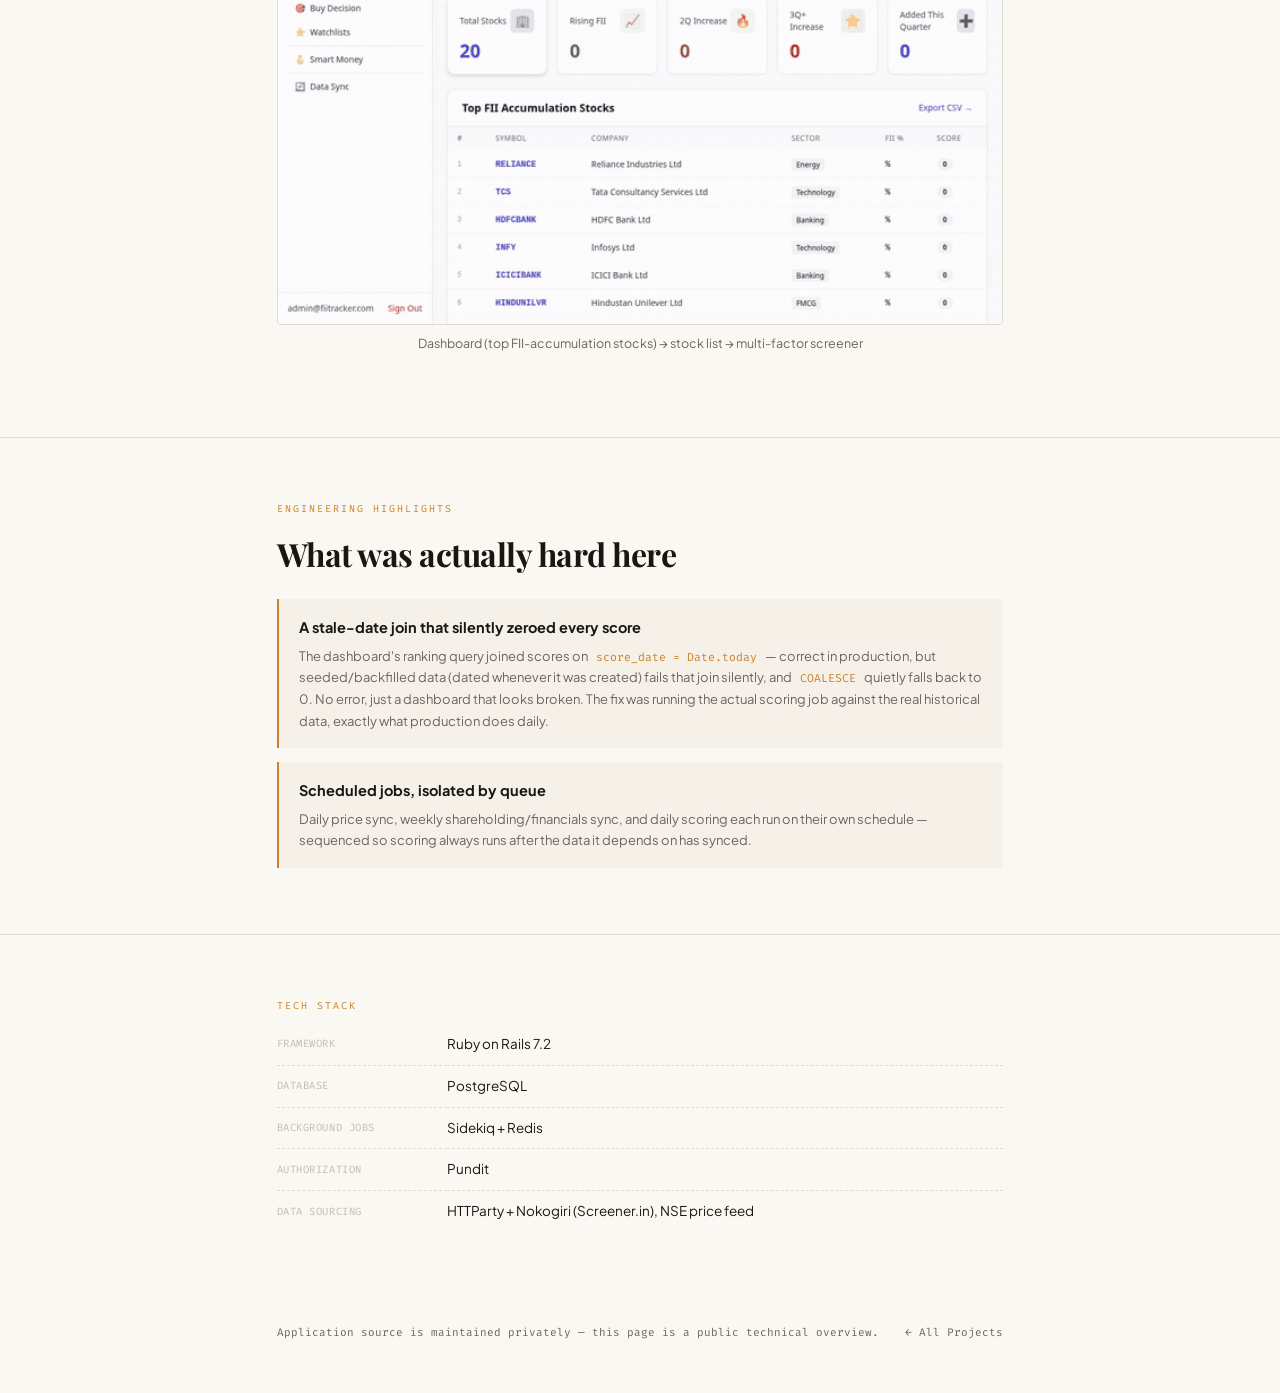
<file: work/fii-tracker.html>
<!doctype html>
<html lang="en">
<head>
<meta charset="utf-8">
<meta name="viewport" content="width=device-width, initial-scale=1">
<title>FII Accumulation Tracker — Navin Kumar</title>
<meta name="description" content="A scheduled scrape-score-rank pipeline tracking institutional-investor accumulation in Indian equities, built with Ruby on Rails and Sidekiq.">
<link rel="canonical" href="https://rubyonrails.tech/work/fii-tracker.html">
<meta name="robots" content="index, follow, max-snippet:-1, max-image-preview:large">

<meta property="og:type" content="article">
<meta property="og:site_name" content="Navin Kumar — Freelance Ruby on Rails Developer for Hire">
<meta property="og:url" content="https://rubyonrails.tech/work/fii-tracker.html">
<meta property="og:title" content="FII Accumulation Tracker — Navin Kumar">
<meta property="og:description" content="A scheduled scrape-score-rank pipeline tracking institutional-investor accumulation in Indian equities, built with Ruby on Rails and Sidekiq.">
<meta property="og:image" content="https://rubyonrails.tech/work/img/fii-tracker/thumb.jpg">
<meta property="og:image:secure_url" content="https://rubyonrails.tech/work/img/fii-tracker/thumb.jpg">
<meta property="og:image:width" content="640">
<meta property="og:image:height" content="400">
<meta property="og:image:alt" content="FII Accumulation Tracker dashboard">
<meta property="og:locale" content="en_US">
<meta property="article:published_time" content="2026-08-17T00:00:00+05:30">
<meta property="article:modified_time" content="2026-08-18T00:00:00+05:30">

<meta name="twitter:card" content="summary_large_image">
<meta name="twitter:title" content="FII Accumulation Tracker — Navin Kumar">
<meta name="twitter:description" content="A scheduled scrape-score-rank pipeline tracking institutional-investor accumulation in Indian equities, built with Ruby on Rails and Sidekiq.">
<meta name="twitter:image" content="https://rubyonrails.tech/work/img/fii-tracker/thumb.jpg">
<meta name="twitter:image:alt" content="FII Accumulation Tracker dashboard">
<meta name="twitter:creator" content="@dynamicnavin">
<meta name="twitter:site" content="@dynamicnavin">

<script type="application/ld+json">
{
  "@context": "https://schema.org",
  "@graph": [
    {
      "@type": "TechArticle",
      "@id": "https://rubyonrails.tech/work/fii-tracker.html#article",
      "headline": "FII Accumulation Tracker — Navin Kumar",
      "description": "A scheduled scrape-score-rank pipeline tracking institutional-investor accumulation in Indian equities, built with Ruby on Rails and Sidekiq.",
      "image": "https://rubyonrails.tech/work/img/fii-tracker/thumb.jpg",
      "url": "https://rubyonrails.tech/work/fii-tracker.html",
      "inLanguage": "en-US",
      "author": { "@id": "https://rubyonrails.tech/#person" },
      "publisher": { "@id": "https://rubyonrails.tech/#person" },
      "mainEntityOfPage": "https://rubyonrails.tech/work/fii-tracker.html",
      "datePublished": "2026-08-17T00:00:00+05:30",
      "dateModified": "2026-08-18T00:00:00+05:30",
      "about": {
        "@type": "SoftwareApplication",
        "name": "FII Accumulation Tracker",
        "applicationCategory": "FinanceApplication",
        "operatingSystem": "Web"
      }
    },
    {
      "@type": "BreadcrumbList",
      "@id": "https://rubyonrails.tech/work/fii-tracker.html#breadcrumb",
      "itemListElement": [
        { "@type": "ListItem", "position": 1, "name": "Home",     "item": "https://rubyonrails.tech/" },
        { "@type": "ListItem", "position": 2, "name": "Projects", "item": "https://rubyonrails.tech/#projects" },
        { "@type": "ListItem", "position": 3, "name": "FII Accumulation Tracker", "item": "https://rubyonrails.tech/work/fii-tracker.html" }
      ]
    }
  ]
}
</script>

<link rel="preconnect" href="https://fonts.googleapis.com"/>
<link rel="preconnect" href="https://fonts.gstatic.com" crossorigin/>
<link href="https://fonts.googleapis.com/css2?family=Playfair+Display:ital,wght@0,400;0,700;0,900;1,400&family=Plus+Jakarta+Sans:wght@300;400;500;600;700&family=Fira+Code:wght@300;400;500&display=swap" rel="stylesheet"/>
<link rel="stylesheet" href="case-study.css">
</head>
<body>

<header class="top">
  <div class="wrap">
    <a class="logo" href="../index.html">Navin Kumar</a>
    <a class="back" href="../index.html#projects">← All Projects</a>
  </div>
</header>

<section class="hero">
  <div class="wrap">
    <span class="status case">◆ Technical case study</span>
    <h1>FII Accumulation Tracker</h1>
    <p class="dek">A Rails 7.2 app that tracks Foreign Institutional Investor accumulation patterns in Indian stocks, scores them against shareholding trends and fundamentals, and surfaces high-conviction candidates for research.</p>
    <div class="cta-row"><a class="btn-outline" href="#screens">See screenshots ↓</a></div>
  </div>
</section>

<section class="block">
  <div class="wrap">
    <p class="sec-label">Why it's not deployed</p>
    <h2>The data source is the reason</h2>
    <p class="lede">The pipeline scrapes a real third-party site (Screener.in) on a schedule — fine for personal use, not something to run continuously behind a public URL. The screenshots below are the real app, seeded with 20 NSE stocks and five years of real historical shareholding and price data.</p>
  </div>
</section>

<section class="block">
  <div class="wrap">
    <p class="sec-label">How it works</p>
    <h2>A composite score, computed daily</h2>
    <table class="stack">
      <tr><td>+20 / +30 / +50</td><td>FII holding increased 1 / 2 / 3+ consecutive quarters</td></tr>
      <tr><td>+20</td><td>Revenue growth &gt; 15% YoY</td></tr>
      <tr><td>+20</td><td>Net profit growth &gt; 15% YoY</td></tr>
      <tr><td>+10</td><td>ROCE &gt; 20%</td></tr>
      <tr><td>−20</td><td>Debt/equity &gt; 1.0</td></tr>
    </table>
  </div>
</section>

<section class="block" id="screens">
  <div class="wrap">
    <p class="sec-label">Screenshots</p>
    <h2>Real data, real scores</h2>
    <p class="lede">The GIF below clicks through the dashboard, the stock list, and the multi-factor screener.</p>
    <div class="frame"><div class="chrome"><span class="dot a"></span><span class="dot b"></span><span class="dot c"></span><span class="url">localhost:3000/dashboard</span></div><img src="img/fii-tracker/demo.gif" alt="FII Tracker walkthrough — dashboard, stock list, screener" loading="lazy"></div>
    <p class="shot-cap">Dashboard (top FII-accumulation stocks) → stock list → multi-factor screener</p>
  </div>
</section>

<section class="block">
  <div class="wrap">
    <p class="sec-label">Engineering highlights</p>
    <h2>What was actually hard here</h2>
    <div class="highlight">
      <h4>A stale-date join that silently zeroed every score</h4>
      <p>The dashboard's ranking query joined scores on <code class="k">score_date = Date.today</code> — correct in production, but seeded/backfilled data (dated whenever it was created) fails that join silently, and <code class="k">COALESCE</code> quietly falls back to 0. No error, just a dashboard that looks broken. The fix was running the actual scoring job against the real historical data, exactly what production does daily.</p>
    </div>
    <div class="highlight">
      <h4>Scheduled jobs, isolated by queue</h4>
      <p>Daily price sync, weekly shareholding/financials sync, and daily scoring each run on their own schedule — sequenced so scoring always runs after the data it depends on has synced.</p>
    </div>
  </div>
</section>

<section class="block">
  <div class="wrap">
    <p class="sec-label">Tech stack</p>
    <table class="stack">
      <tr><td>Framework</td><td>Ruby on Rails 7.2</td></tr>
      <tr><td>Database</td><td>PostgreSQL</td></tr>
      <tr><td>Background jobs</td><td>Sidekiq + Redis</td></tr>
      <tr><td>Authorization</td><td>Pundit</td></tr>
      <tr><td>Data sourcing</td><td>HTTParty + Nokogiri (Screener.in), NSE price feed</td></tr>
    </table>
  </div>
</section>

<footer class="bottom">
  <div class="wrap">
    <span>Application source is maintained privately — this page is a public technical overview.</span>
    <a href="../index.html#projects">← All Projects</a>
  </div>
</footer>

</body>
</html>
</file>
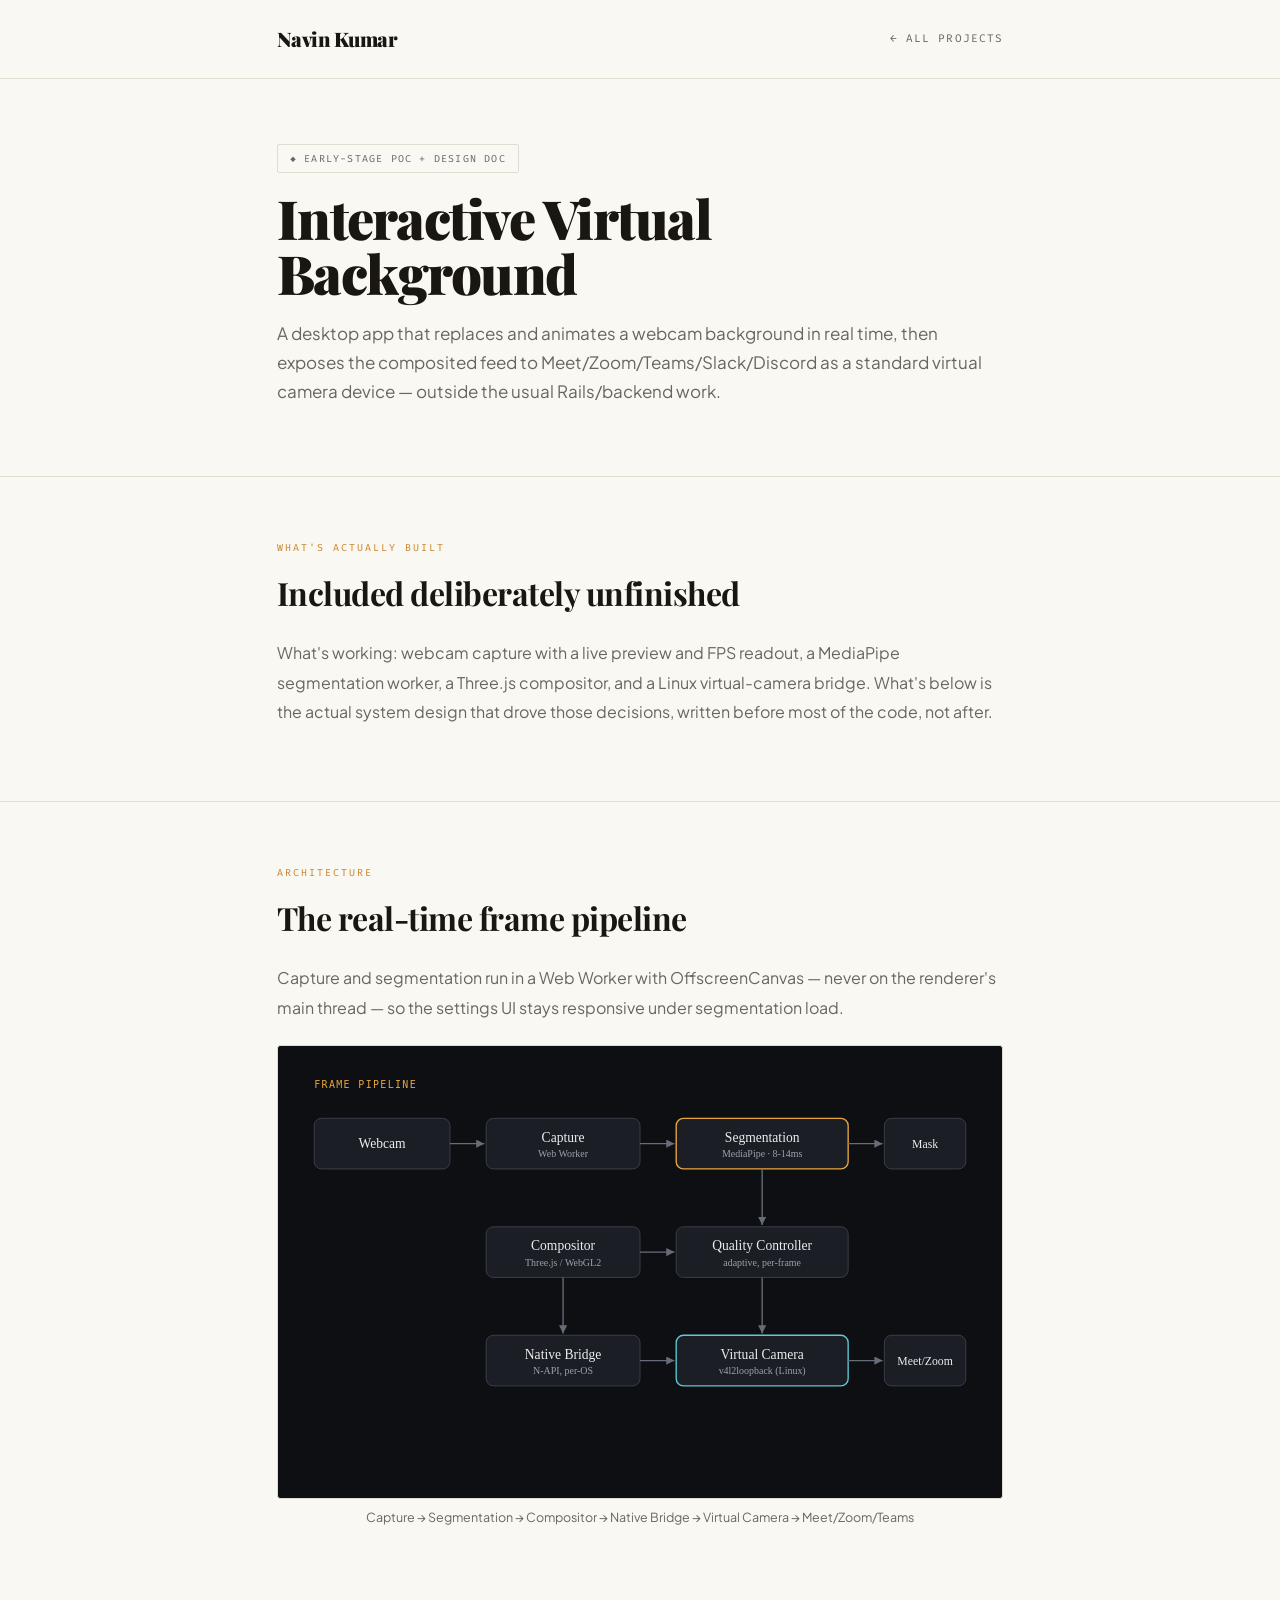
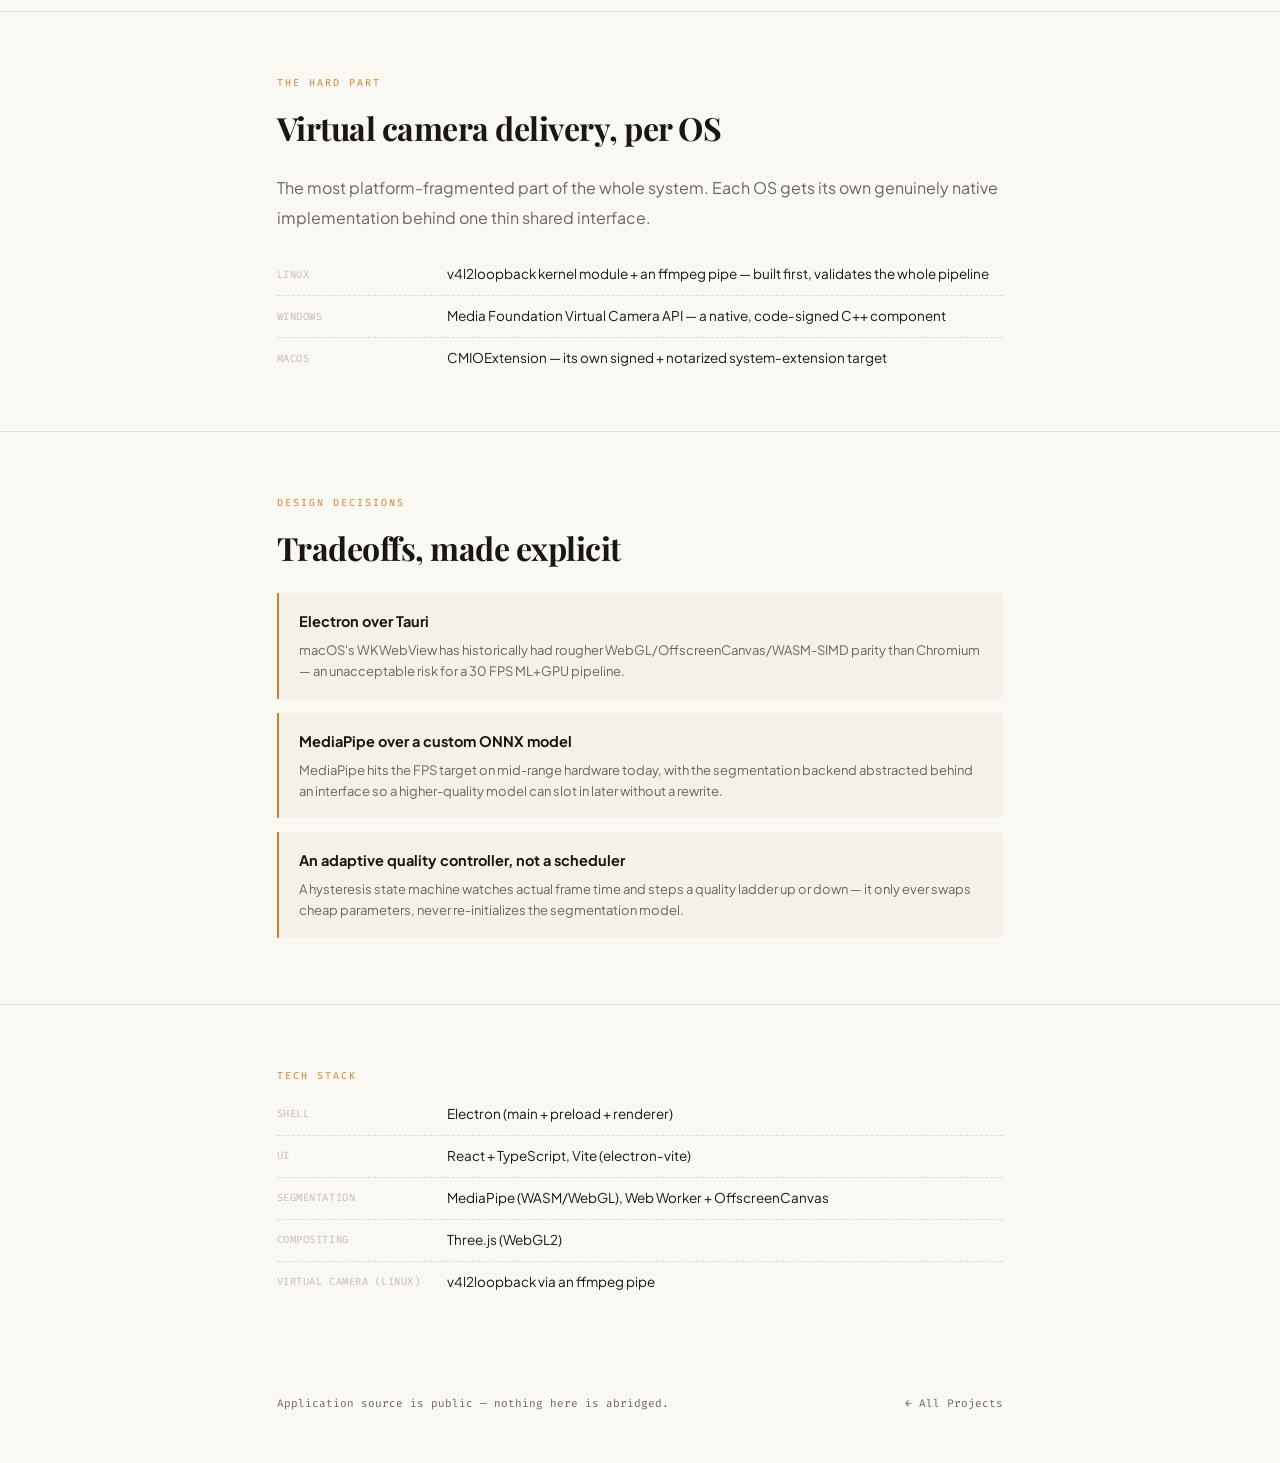
<file: work/interactive-virtual-background.html>
<!doctype html>
<html lang="en">
<head>
<meta charset="utf-8">
<meta name="viewport" content="width=device-width, initial-scale=1">
<title>Interactive Virtual Background — Navin Kumar</title>
<meta name="description" content="A from-scratch system design and early POC for a cross-platform virtual camera app — real-time segmentation and compositing, built with Electron, React, and Three.js.">
<link rel="canonical" href="https://rubyonrails.tech/work/interactive-virtual-background.html">
<meta name="robots" content="index, follow, max-snippet:-1, max-image-preview:large">

<meta property="og:type" content="article">
<meta property="og:site_name" content="Navin Kumar — Freelance Ruby on Rails Developer for Hire">
<meta property="og:url" content="https://rubyonrails.tech/work/interactive-virtual-background.html">
<meta property="og:title" content="Interactive Virtual Background — Navin Kumar">
<meta property="og:description" content="A from-scratch system design and early POC for a cross-platform virtual camera app — real-time segmentation and compositing, built with Electron, React, and Three.js.">
<meta property="og:image" content="https://rubyonrails.tech/work/img/background/architecture.png">
<meta property="og:image:secure_url" content="https://rubyonrails.tech/work/img/background/architecture.png">
<meta property="og:image:width" content="1250">
<meta property="og:image:height" content="781">
<meta property="og:image:alt" content="Frame pipeline architecture">
<meta property="og:locale" content="en_US">
<meta property="article:published_time" content="2026-08-17T00:00:00+05:30">
<meta property="article:modified_time" content="2026-08-18T00:00:00+05:30">

<meta name="twitter:card" content="summary_large_image">
<meta name="twitter:title" content="Interactive Virtual Background — Navin Kumar">
<meta name="twitter:description" content="A from-scratch system design and early POC for a cross-platform virtual camera app — real-time segmentation and compositing, built with Electron, React, and Three.js.">
<meta name="twitter:image" content="https://rubyonrails.tech/work/img/background/architecture.png">
<meta name="twitter:image:alt" content="Frame pipeline architecture">
<meta name="twitter:creator" content="@dynamicnavin">
<meta name="twitter:site" content="@dynamicnavin">

<script type="application/ld+json">
{
  "@context": "https://schema.org",
  "@graph": [
    {
      "@type": "TechArticle",
      "@id": "https://rubyonrails.tech/work/interactive-virtual-background.html#article",
      "headline": "Interactive Virtual Background — Navin Kumar",
      "description": "A from-scratch system design and early POC for a cross-platform virtual camera app — real-time segmentation and compositing, built with Electron, React, and Three.js.",
      "image": "https://rubyonrails.tech/work/img/background/architecture.png",
      "url": "https://rubyonrails.tech/work/interactive-virtual-background.html",
      "inLanguage": "en-US",
      "author": { "@id": "https://rubyonrails.tech/#person" },
      "publisher": { "@id": "https://rubyonrails.tech/#person" },
      "mainEntityOfPage": "https://rubyonrails.tech/work/interactive-virtual-background.html",
      "datePublished": "2026-08-17T00:00:00+05:30",
      "dateModified": "2026-08-18T00:00:00+05:30",
      "about": {
        "@type": "SoftwareApplication",
        "name": "Interactive Virtual Background",
        "applicationCategory": "MultimediaApplication",
        "operatingSystem": "Web, Windows, macOS, Linux"
      }
    },
    {
      "@type": "BreadcrumbList",
      "@id": "https://rubyonrails.tech/work/interactive-virtual-background.html#breadcrumb",
      "itemListElement": [
        { "@type": "ListItem", "position": 1, "name": "Home",     "item": "https://rubyonrails.tech/" },
        { "@type": "ListItem", "position": 2, "name": "Projects", "item": "https://rubyonrails.tech/#projects" },
        { "@type": "ListItem", "position": 3, "name": "Interactive Virtual Background", "item": "https://rubyonrails.tech/work/interactive-virtual-background.html" }
      ]
    }
  ]
}
</script>

<link rel="preconnect" href="https://fonts.googleapis.com"/>
<link rel="preconnect" href="https://fonts.gstatic.com" crossorigin/>
<link href="https://fonts.googleapis.com/css2?family=Playfair+Display:ital,wght@0,400;0,700;0,900;1,400&family=Plus+Jakarta+Sans:wght@300;400;500;600;700&family=Fira+Code:wght@300;400;500&display=swap" rel="stylesheet"/>
<link rel="stylesheet" href="case-study.css">
</head>
<body>

<header class="top">
  <div class="wrap">
    <a class="logo" href="../index.html">Navin Kumar</a>
    <a class="back" href="../index.html#projects">← All Projects</a>
  </div>
</header>

<section class="hero">
  <div class="wrap">
    <span class="status poc">◆ Early-stage POC + design doc</span>
    <h1>Interactive Virtual Background</h1>
    <p class="dek">A desktop app that replaces and animates a webcam background in real time, then exposes the composited feed to Meet/Zoom/Teams/Slack/Discord as a standard virtual camera device — outside the usual Rails/backend work.</p>
  </div>
</section>

<section class="block">
  <div class="wrap">
    <p class="sec-label">What's actually built</p>
    <h2>Included deliberately unfinished</h2>
    <p class="lede">What's working: webcam capture with a live preview and FPS readout, a MediaPipe segmentation worker, a Three.js compositor, and a Linux virtual-camera bridge. What's below is the actual system design that drove those decisions, written before most of the code, not after.</p>
  </div>
</section>

<section class="block">
  <div class="wrap">
    <p class="sec-label">Architecture</p>
    <h2>The real-time frame pipeline</h2>
    <p class="lede">Capture and segmentation run in a Web Worker with OffscreenCanvas — never on the renderer's main thread — so the settings UI stays responsive under segmentation load.</p>
    <div class="frame" style="background:#0e0f13"><img src="img/background/architecture.svg" alt="Frame pipeline architecture diagram" loading="lazy"></div>
    <p class="shot-cap">Capture → Segmentation → Compositor → Native Bridge → Virtual Camera → Meet/Zoom/Teams</p>
  </div>
</section>

<section class="block">
  <div class="wrap">
    <p class="sec-label">The hard part</p>
    <h2>Virtual camera delivery, per OS</h2>
    <p class="lede">The most platform-fragmented part of the whole system. Each OS gets its own genuinely native implementation behind one thin shared interface.</p>
    <table class="stack">
      <tr><td>Linux</td><td>v4l2loopback kernel module + an ffmpeg pipe — built first, validates the whole pipeline</td></tr>
      <tr><td>Windows</td><td>Media Foundation Virtual Camera API — a native, code-signed C++ component</td></tr>
      <tr><td>macOS</td><td>CMIOExtension — its own signed + notarized system-extension target</td></tr>
    </table>
  </div>
</section>

<section class="block">
  <div class="wrap">
    <p class="sec-label">Design decisions</p>
    <h2>Tradeoffs, made explicit</h2>
    <div class="highlight">
      <h4>Electron over Tauri</h4>
      <p>macOS's WKWebView has historically had rougher WebGL/OffscreenCanvas/WASM-SIMD parity than Chromium — an unacceptable risk for a 30 FPS ML+GPU pipeline.</p>
    </div>
    <div class="highlight">
      <h4>MediaPipe over a custom ONNX model</h4>
      <p>MediaPipe hits the FPS target on mid-range hardware today, with the segmentation backend abstracted behind an interface so a higher-quality model can slot in later without a rewrite.</p>
    </div>
    <div class="highlight">
      <h4>An adaptive quality controller, not a scheduler</h4>
      <p>A hysteresis state machine watches actual frame time and steps a quality ladder up or down — it only ever swaps cheap parameters, never re-initializes the segmentation model.</p>
    </div>
  </div>
</section>

<section class="block">
  <div class="wrap">
    <p class="sec-label">Tech stack</p>
    <table class="stack">
      <tr><td>Shell</td><td>Electron (main + preload + renderer)</td></tr>
      <tr><td>UI</td><td>React + TypeScript, Vite (electron-vite)</td></tr>
      <tr><td>Segmentation</td><td>MediaPipe (WASM/WebGL), Web Worker + OffscreenCanvas</td></tr>
      <tr><td>Compositing</td><td>Three.js (WebGL2)</td></tr>
      <tr><td>Virtual camera (Linux)</td><td>v4l2loopback via an ffmpeg pipe</td></tr>
    </table>
  </div>
</section>

<footer class="bottom">
  <div class="wrap">
    <span>Application source is public — nothing here is abridged.</span>
    <a href="../index.html#projects">← All Projects</a>
  </div>
</footer>

</body>
</html>
</file>
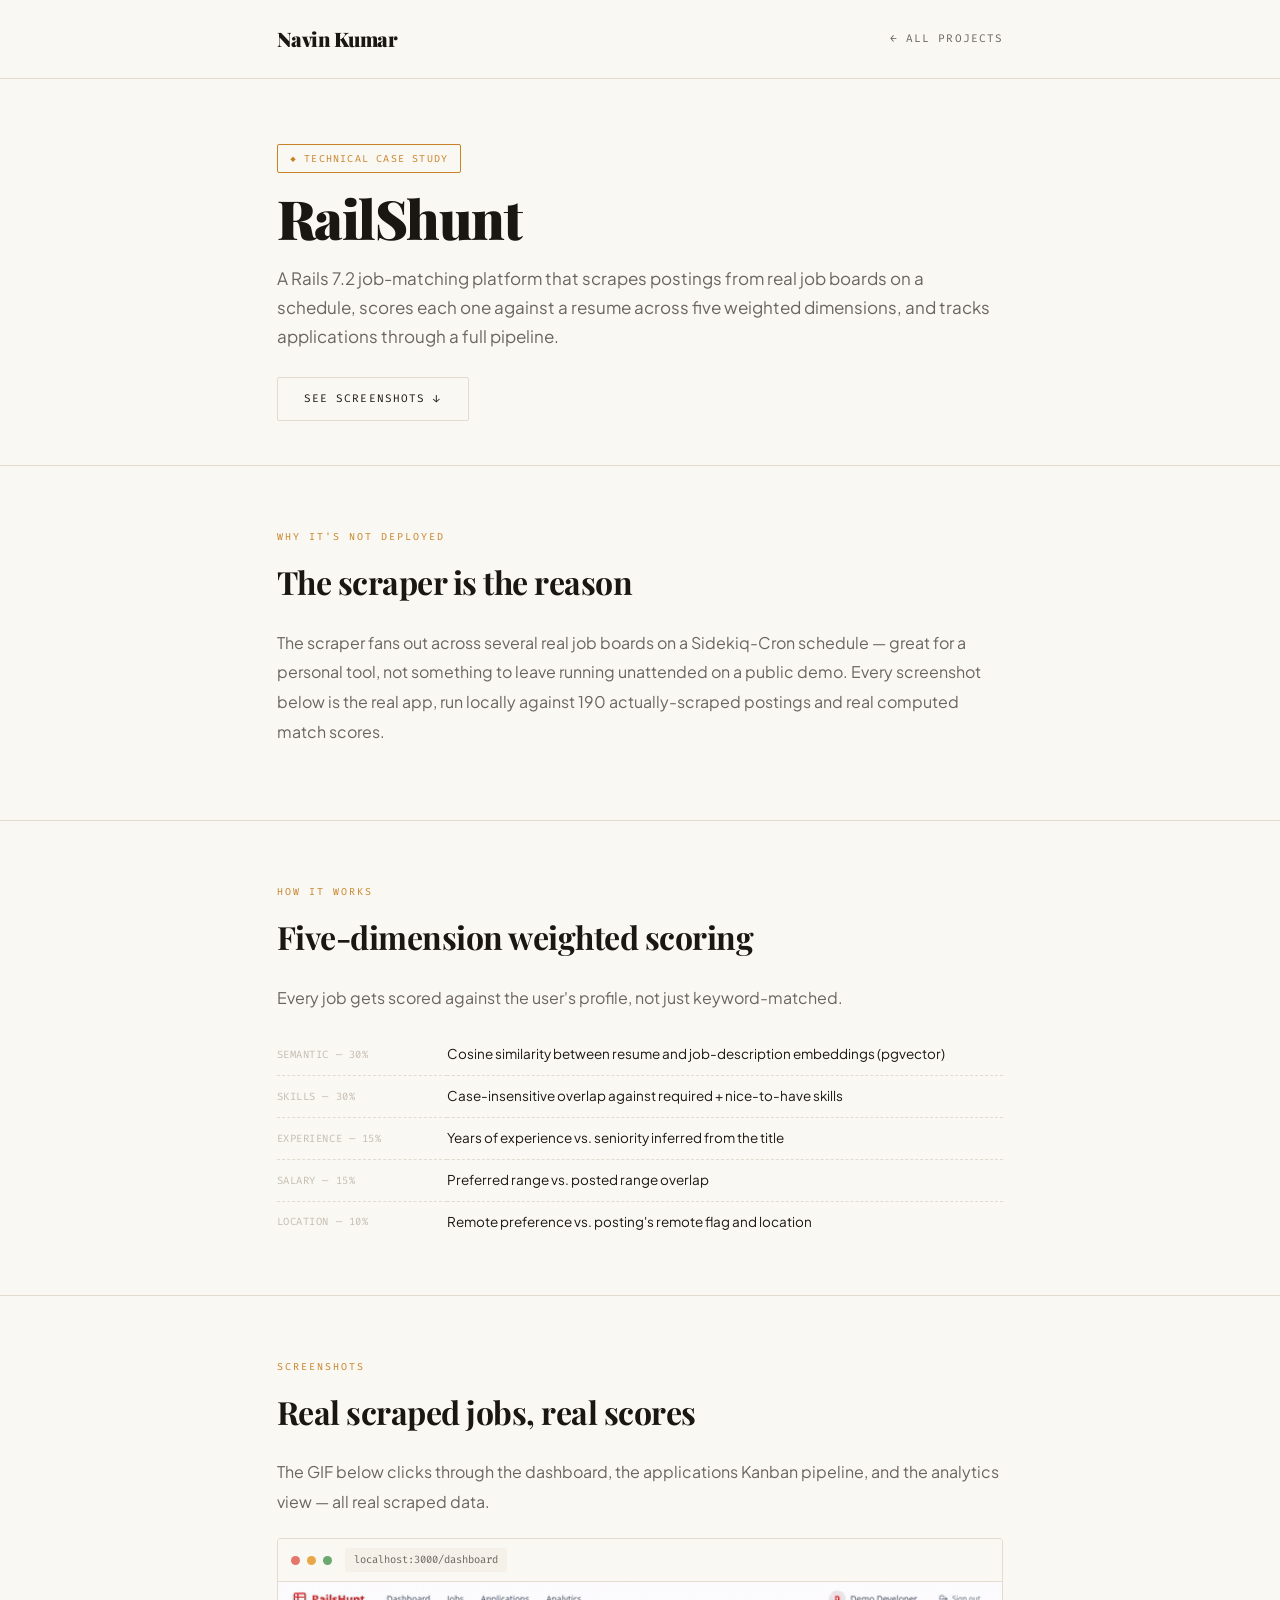
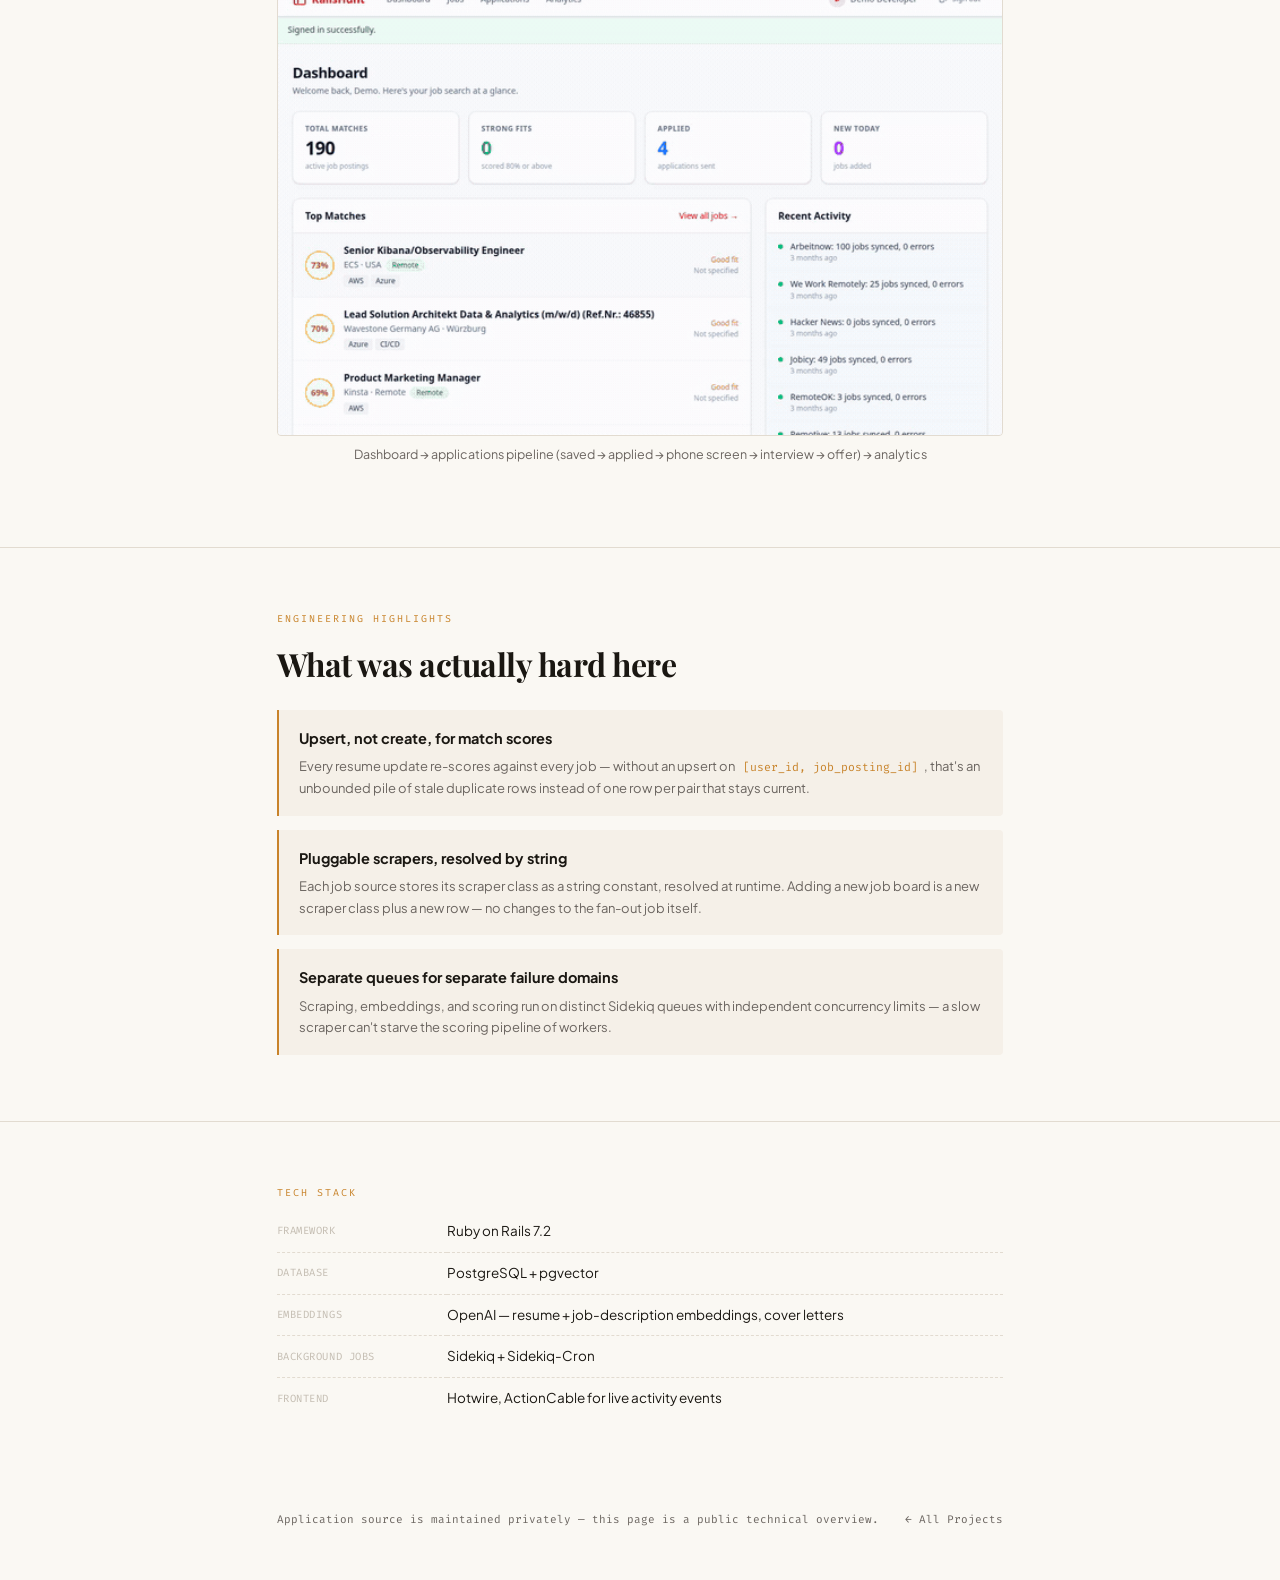
<file: work/railshunt.html>
<!doctype html>
<html lang="en">
<head>
<meta charset="utf-8">
<meta name="viewport" content="width=device-width, initial-scale=1">
<title>RailShunt — Navin Kumar</title>
<meta name="description" content="Job-matching platform scoring scraped postings against a resume across five weighted dimensions, with pgvector embeddings and a full application pipeline.">
<link rel="canonical" href="https://rubyonrails.tech/work/railshunt.html">
<meta name="robots" content="index, follow, max-snippet:-1, max-image-preview:large">

<meta property="og:type" content="article">
<meta property="og:site_name" content="Navin Kumar — Freelance Ruby on Rails Developer for Hire">
<meta property="og:url" content="https://rubyonrails.tech/work/railshunt.html">
<meta property="og:title" content="RailShunt — Navin Kumar">
<meta property="og:description" content="Job-matching platform scoring scraped postings against a resume across five weighted dimensions, with pgvector embeddings and a full application pipeline.">
<meta property="og:image" content="https://rubyonrails.tech/work/img/railshunt/thumb.jpg">
<meta property="og:image:secure_url" content="https://rubyonrails.tech/work/img/railshunt/thumb.jpg">
<meta property="og:image:width" content="640">
<meta property="og:image:height" content="400">
<meta property="og:image:alt" content="RailShunt dashboard">
<meta property="og:locale" content="en_US">
<meta property="article:published_time" content="2026-08-17T00:00:00+05:30">
<meta property="article:modified_time" content="2026-08-18T00:00:00+05:30">

<meta name="twitter:card" content="summary_large_image">
<meta name="twitter:title" content="RailShunt — Navin Kumar">
<meta name="twitter:description" content="Job-matching platform scoring scraped postings against a resume across five weighted dimensions, with pgvector embeddings and a full application pipeline.">
<meta name="twitter:image" content="https://rubyonrails.tech/work/img/railshunt/thumb.jpg">
<meta name="twitter:image:alt" content="RailShunt dashboard">
<meta name="twitter:creator" content="@dynamicnavin">
<meta name="twitter:site" content="@dynamicnavin">

<script type="application/ld+json">
{
  "@context": "https://schema.org",
  "@graph": [
    {
      "@type": "TechArticle",
      "@id": "https://rubyonrails.tech/work/railshunt.html#article",
      "headline": "RailShunt — Navin Kumar",
      "description": "Job-matching platform scoring scraped postings against a resume across five weighted dimensions, with pgvector embeddings and a full application pipeline.",
      "image": "https://rubyonrails.tech/work/img/railshunt/thumb.jpg",
      "url": "https://rubyonrails.tech/work/railshunt.html",
      "inLanguage": "en-US",
      "author": { "@id": "https://rubyonrails.tech/#person" },
      "publisher": { "@id": "https://rubyonrails.tech/#person" },
      "mainEntityOfPage": "https://rubyonrails.tech/work/railshunt.html",
      "datePublished": "2026-08-17T00:00:00+05:30",
      "dateModified": "2026-08-18T00:00:00+05:30",
      "about": {
        "@type": "SoftwareApplication",
        "name": "RailShunt",
        "applicationCategory": "BusinessApplication",
        "operatingSystem": "Web"
      }
    },
    {
      "@type": "BreadcrumbList",
      "@id": "https://rubyonrails.tech/work/railshunt.html#breadcrumb",
      "itemListElement": [
        { "@type": "ListItem", "position": 1, "name": "Home",      "item": "https://rubyonrails.tech/" },
        { "@type": "ListItem", "position": 2, "name": "Projects",  "item": "https://rubyonrails.tech/#projects" },
        { "@type": "ListItem", "position": 3, "name": "RailShunt", "item": "https://rubyonrails.tech/work/railshunt.html" }
      ]
    }
  ]
}
</script>

<link rel="preconnect" href="https://fonts.googleapis.com"/>
<link rel="preconnect" href="https://fonts.gstatic.com" crossorigin/>
<link href="https://fonts.googleapis.com/css2?family=Playfair+Display:ital,wght@0,400;0,700;0,900;1,400&family=Plus+Jakarta+Sans:wght@300;400;500;600;700&family=Fira+Code:wght@300;400;500&display=swap" rel="stylesheet"/>
<link rel="stylesheet" href="case-study.css">
</head>
<body>

<header class="top">
  <div class="wrap">
    <a class="logo" href="../index.html">Navin Kumar</a>
    <a class="back" href="../index.html#projects">← All Projects</a>
  </div>
</header>

<section class="hero">
  <div class="wrap">
    <span class="status case">◆ Technical case study</span>
    <h1>RailShunt</h1>
    <p class="dek">A Rails 7.2 job-matching platform that scrapes postings from real job boards on a schedule, scores each one against a resume across five weighted dimensions, and tracks applications through a full pipeline.</p>
    <div class="cta-row"><a class="btn-outline" href="#screens">See screenshots ↓</a></div>
  </div>
</section>

<section class="block">
  <div class="wrap">
    <p class="sec-label">Why it's not deployed</p>
    <h2>The scraper is the reason</h2>
    <p class="lede">The scraper fans out across several real job boards on a Sidekiq-Cron schedule — great for a personal tool, not something to leave running unattended on a public demo. Every screenshot below is the real app, run locally against 190 actually-scraped postings and real computed match scores.</p>
  </div>
</section>

<section class="block">
  <div class="wrap">
    <p class="sec-label">How it works</p>
    <h2>Five-dimension weighted scoring</h2>
    <p class="lede">Every job gets scored against the user's profile, not just keyword-matched.</p>
    <table class="stack">
      <tr><td>Semantic — 30%</td><td>Cosine similarity between resume and job-description embeddings (pgvector)</td></tr>
      <tr><td>Skills — 30%</td><td>Case-insensitive overlap against required + nice-to-have skills</td></tr>
      <tr><td>Experience — 15%</td><td>Years of experience vs. seniority inferred from the title</td></tr>
      <tr><td>Salary — 15%</td><td>Preferred range vs. posted range overlap</td></tr>
      <tr><td>Location — 10%</td><td>Remote preference vs. posting's remote flag and location</td></tr>
    </table>
  </div>
</section>

<section class="block" id="screens">
  <div class="wrap">
    <p class="sec-label">Screenshots</p>
    <h2>Real scraped jobs, real scores</h2>
    <p class="lede">The GIF below clicks through the dashboard, the applications Kanban pipeline, and the analytics view — all real scraped data.</p>
    <div class="frame"><div class="chrome"><span class="dot a"></span><span class="dot b"></span><span class="dot c"></span><span class="url">localhost:3000/dashboard</span></div><img src="img/railshunt/demo.gif" alt="RailShunt walkthrough — dashboard, applications, analytics" loading="lazy"></div>
    <p class="shot-cap">Dashboard → applications pipeline (saved → applied → phone screen → interview → offer) → analytics</p>
  </div>
</section>

<section class="block">
  <div class="wrap">
    <p class="sec-label">Engineering highlights</p>
    <h2>What was actually hard here</h2>
    <div class="highlight">
      <h4>Upsert, not create, for match scores</h4>
      <p>Every resume update re-scores against every job — without an upsert on <code class="k">[user_id, job_posting_id]</code>, that's an unbounded pile of stale duplicate rows instead of one row per pair that stays current.</p>
    </div>
    <div class="highlight">
      <h4>Pluggable scrapers, resolved by string</h4>
      <p>Each job source stores its scraper class as a string constant, resolved at runtime. Adding a new job board is a new scraper class plus a new row — no changes to the fan-out job itself.</p>
    </div>
    <div class="highlight">
      <h4>Separate queues for separate failure domains</h4>
      <p>Scraping, embeddings, and scoring run on distinct Sidekiq queues with independent concurrency limits — a slow scraper can't starve the scoring pipeline of workers.</p>
    </div>
  </div>
</section>

<section class="block">
  <div class="wrap">
    <p class="sec-label">Tech stack</p>
    <table class="stack">
      <tr><td>Framework</td><td>Ruby on Rails 7.2</td></tr>
      <tr><td>Database</td><td>PostgreSQL + pgvector</td></tr>
      <tr><td>Embeddings</td><td>OpenAI — resume + job-description embeddings, cover letters</td></tr>
      <tr><td>Background jobs</td><td>Sidekiq + Sidekiq-Cron</td></tr>
      <tr><td>Frontend</td><td>Hotwire, ActionCable for live activity events</td></tr>
    </table>
  </div>
</section>

<footer class="bottom">
  <div class="wrap">
    <span>Application source is maintained privately — this page is a public technical overview.</span>
    <a href="../index.html#projects">← All Projects</a>
  </div>
</footer>

</body>
</html>
</file>
<file: work/case-study.css>
:root {
  --cream:   #f5f0e8;
  --paper:   #faf8f3;
  --ink:     #1a1712;
  --mid:     #6b6560;
  --light:   #c4bdb2;
  --amber:   #c8832a;
  --amber-l: #e8a84a;
  --border:  #e2dbd0;
  --serif: 'Playfair Display', Georgia, serif;
  --sans:  'Plus Jakarta Sans', sans-serif;
  --mono:  'Fira Code', monospace;
  --px: clamp(20px, 6vw, 80px);
}

* { box-sizing: border-box; }
html { scroll-behavior: smooth; }
body { margin: 0; background: var(--paper); color: var(--ink); font-family: var(--sans); font-size: 15px; line-height: 1.7; }
a { color: inherit; }
img, video { max-width: 100%; display: block; }
.frame img { width: 100%; }

.wrap { max-width: 880px; margin: 0 auto; padding: 0 var(--px); }

header.top { border-bottom: 1px solid var(--border); padding: 22px 0; }
header.top .wrap { display: flex; justify-content: space-between; align-items: center; }
header.top .logo { font-family: var(--serif); font-size: 20px; font-weight: 900; text-decoration: none; letter-spacing: -.5px; }
header.top .back { font-family: var(--mono); font-size: 11px; letter-spacing: .1em; text-transform: uppercase; color: var(--mid); text-decoration: none; }
header.top .back:hover { color: var(--amber); }

.hero { padding: 64px 0 44px; border-bottom: 1px solid var(--border); }
.status { font-family: var(--mono); font-size: 10px; letter-spacing: .12em; text-transform: uppercase; display: inline-block; margin-bottom: 18px; padding: 5px 12px; border: 1px solid var(--border); border-radius: 2px; }
.status.live { color: #4caf50; border-color: #4caf50; }
.status.case { color: var(--amber); border-color: var(--amber); }
.status.poc  { color: var(--mid); }
h1 { font-family: var(--serif); font-size: clamp(34px, 5vw, 54px); font-weight: 900; letter-spacing: -1.5px; line-height: 1.02; margin: 0 0 18px; }
.dek { font-family: var(--sans); font-size: clamp(15px, 1.6vw, 17px); color: var(--mid); max-width: 62ch; margin-bottom: 26px; }
.cta-row { display: flex; gap: 14px; flex-wrap: wrap; }
.btn-solid { font-family: var(--mono); font-size: 11px; letter-spacing: .1em; text-transform: uppercase; background: var(--ink); color: var(--paper); padding: 13px 26px; border-radius: 2px; text-decoration: none; display: inline-flex; align-items: center; gap: 8px; }
.btn-outline { font-family: var(--mono); font-size: 11px; letter-spacing: .1em; text-transform: uppercase; background: transparent; color: var(--ink); padding: 12px 26px; border-radius: 2px; border: 1px solid var(--border); text-decoration: none; display: inline-flex; align-items: center; gap: 8px; }
.btn-outline:hover { border-color: var(--amber); color: var(--amber); }

section.block { padding: 52px 0; border-bottom: 1px solid var(--border); }
section.block:last-of-type { border-bottom: none; }
.sec-label { font-family: var(--mono); font-size: 10px; letter-spacing: .2em; text-transform: uppercase; color: var(--amber); margin-bottom: 10px; }
h2 { font-family: var(--serif); font-size: clamp(24px, 3.5vw, 32px); font-weight: 700; letter-spacing: -.5px; margin: 0 0 18px; }
p.lede { font-family: var(--sans); font-size: clamp(14px, 1.5vw, 16px); color: var(--mid); line-height: 1.85; max-width: 68ch; margin-bottom: 22px; }
code.k { font-family: var(--mono); font-size: .88em; color: var(--amber); background: var(--cream); padding: 1px 6px; border-radius: 2px; }

.frame { border: 1px solid var(--border); border-radius: 4px; overflow: hidden; margin-bottom: 8px; background: var(--cream); }
.frame .chrome { display: flex; align-items: center; gap: 7px; padding: 9px 13px; background: var(--paper); border-bottom: 1px solid var(--border); }
.frame .dot { width: 9px; height: 9px; border-radius: 50%; background: var(--light); }
.frame .dot.a { background: #e5766c; } .frame .dot.b { background: var(--amber-l); } .frame .dot.c { background: #6ba86f; }
.frame .url { font-family: var(--mono); font-size: 10.5px; color: var(--mid); background: var(--cream); border-radius: 3px; padding: 3px 9px; margin-left: 6px; }
.shot-cap { font-family: var(--sans); font-size: 12.5px; color: var(--mid); text-align: center; margin: 0 0 30px; }
.shot-grid { display: grid; grid-template-columns: 1fr 1fr; gap: 26px; }
@media (max-width: 700px) { .shot-grid { grid-template-columns: 1fr; } }

table.stack { width: 100%; border-collapse: collapse; }
table.stack td { padding: 9px 0; border-bottom: 1px dashed var(--border); font-size: 13.5px; }
table.stack td:first-child { font-family: var(--mono); font-size: 10.5px; color: var(--light); width: 170px; text-transform: uppercase; letter-spacing: .05em; }
table.stack tr:last-child td { border-bottom: none; }

.highlight { border-left: 2px solid var(--amber); background: var(--cream); border-radius: 0 4px 4px 0; padding: 16px 20px; margin-bottom: 14px; }
.highlight h4 { font-family: var(--sans); font-size: 14.5px; font-weight: 700; margin: 0 0 6px; }
.highlight p { font-family: var(--sans); font-size: 13px; color: var(--mid); line-height: 1.65; margin: 0; }

pre.code { background: var(--ink); color: #d9d2c4; border-radius: 4px; padding: 18px 20px; overflow-x: auto; font-family: var(--mono); font-size: 12px; line-height: 1.6; }

.tag-row { display: flex; flex-wrap: wrap; gap: 6px; margin-top: 4px; }
.tag-row li { list-style: none; font-family: var(--mono); font-size: 10px; border: 1px solid var(--border); color: var(--mid); padding: 4px 10px; border-radius: 2px; }

footer.bottom { padding: 40px 0 50px; }
footer.bottom .wrap { display: flex; justify-content: space-between; align-items: center; flex-wrap: wrap; gap: 12px; font-family: var(--mono); font-size: 11px; color: var(--mid); }
footer.bottom a { text-decoration: none; }
footer.bottom a:hover { color: var(--amber); }
</file>
